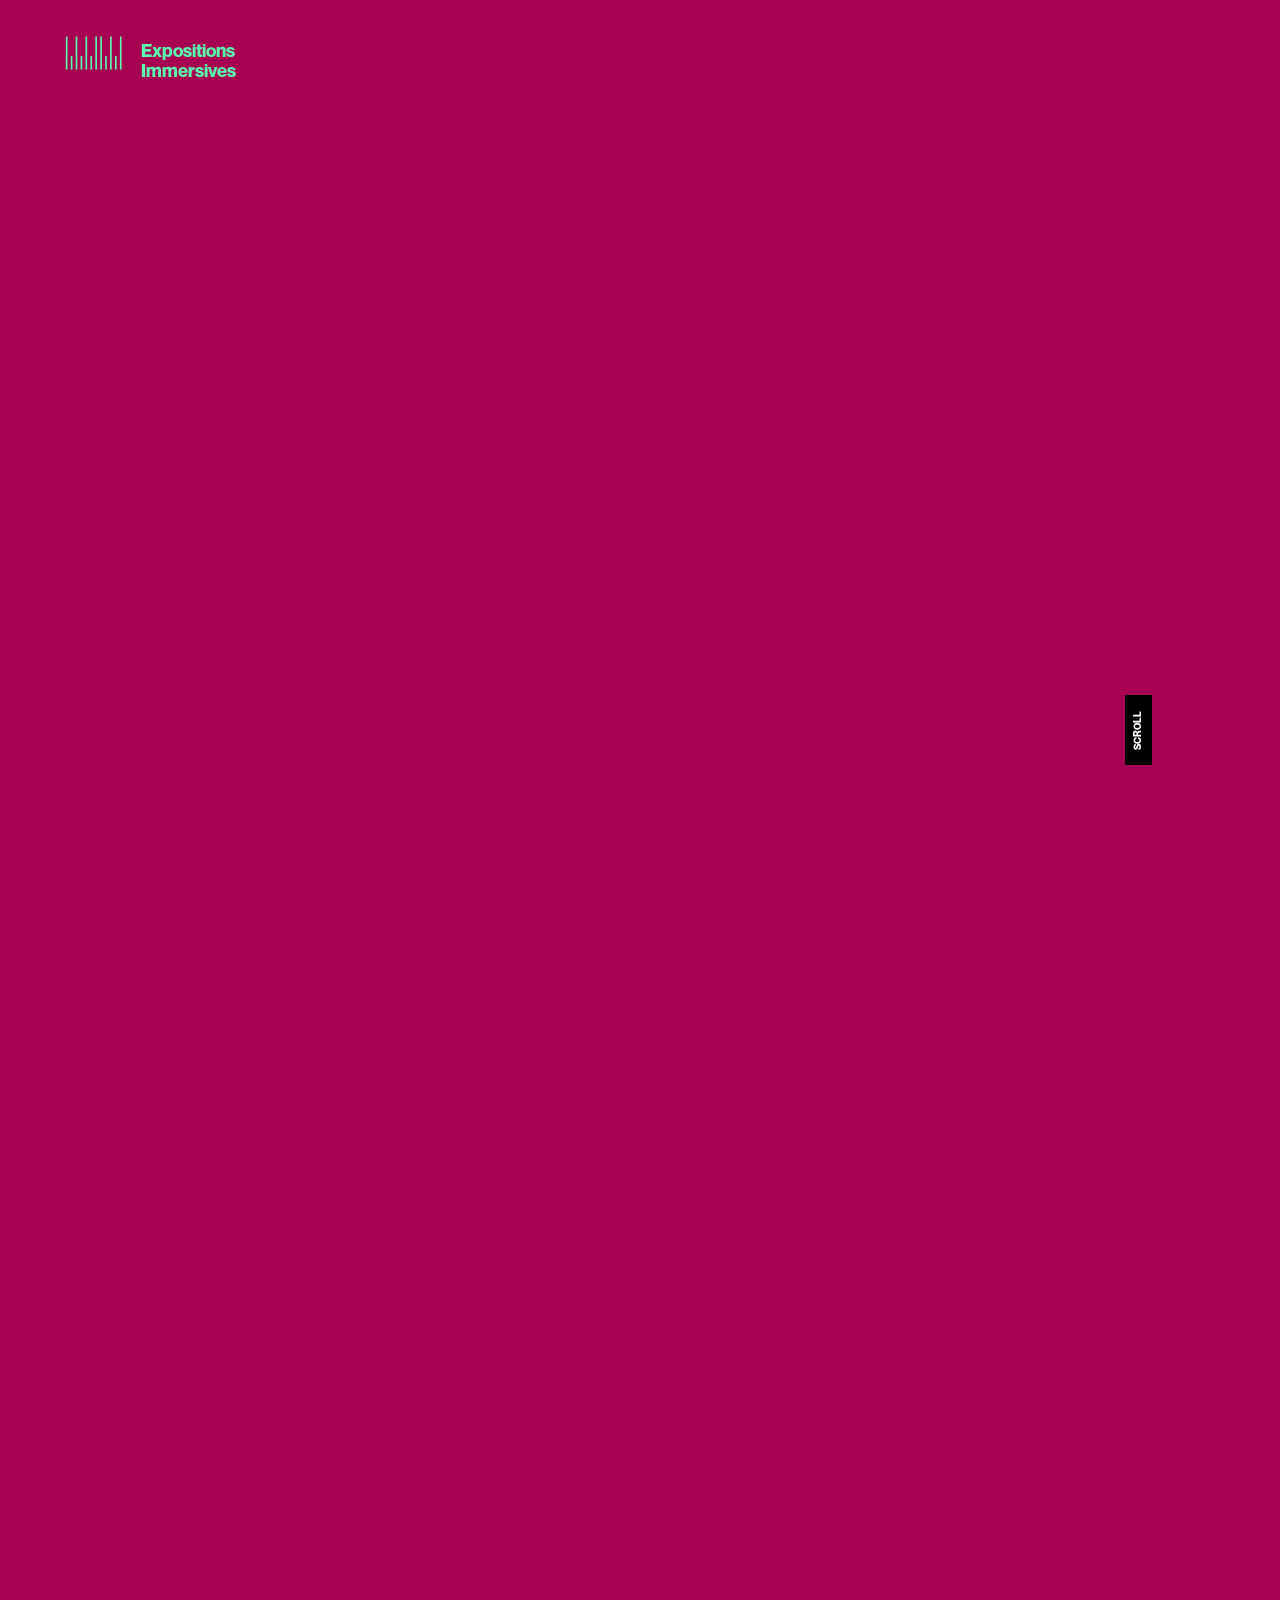
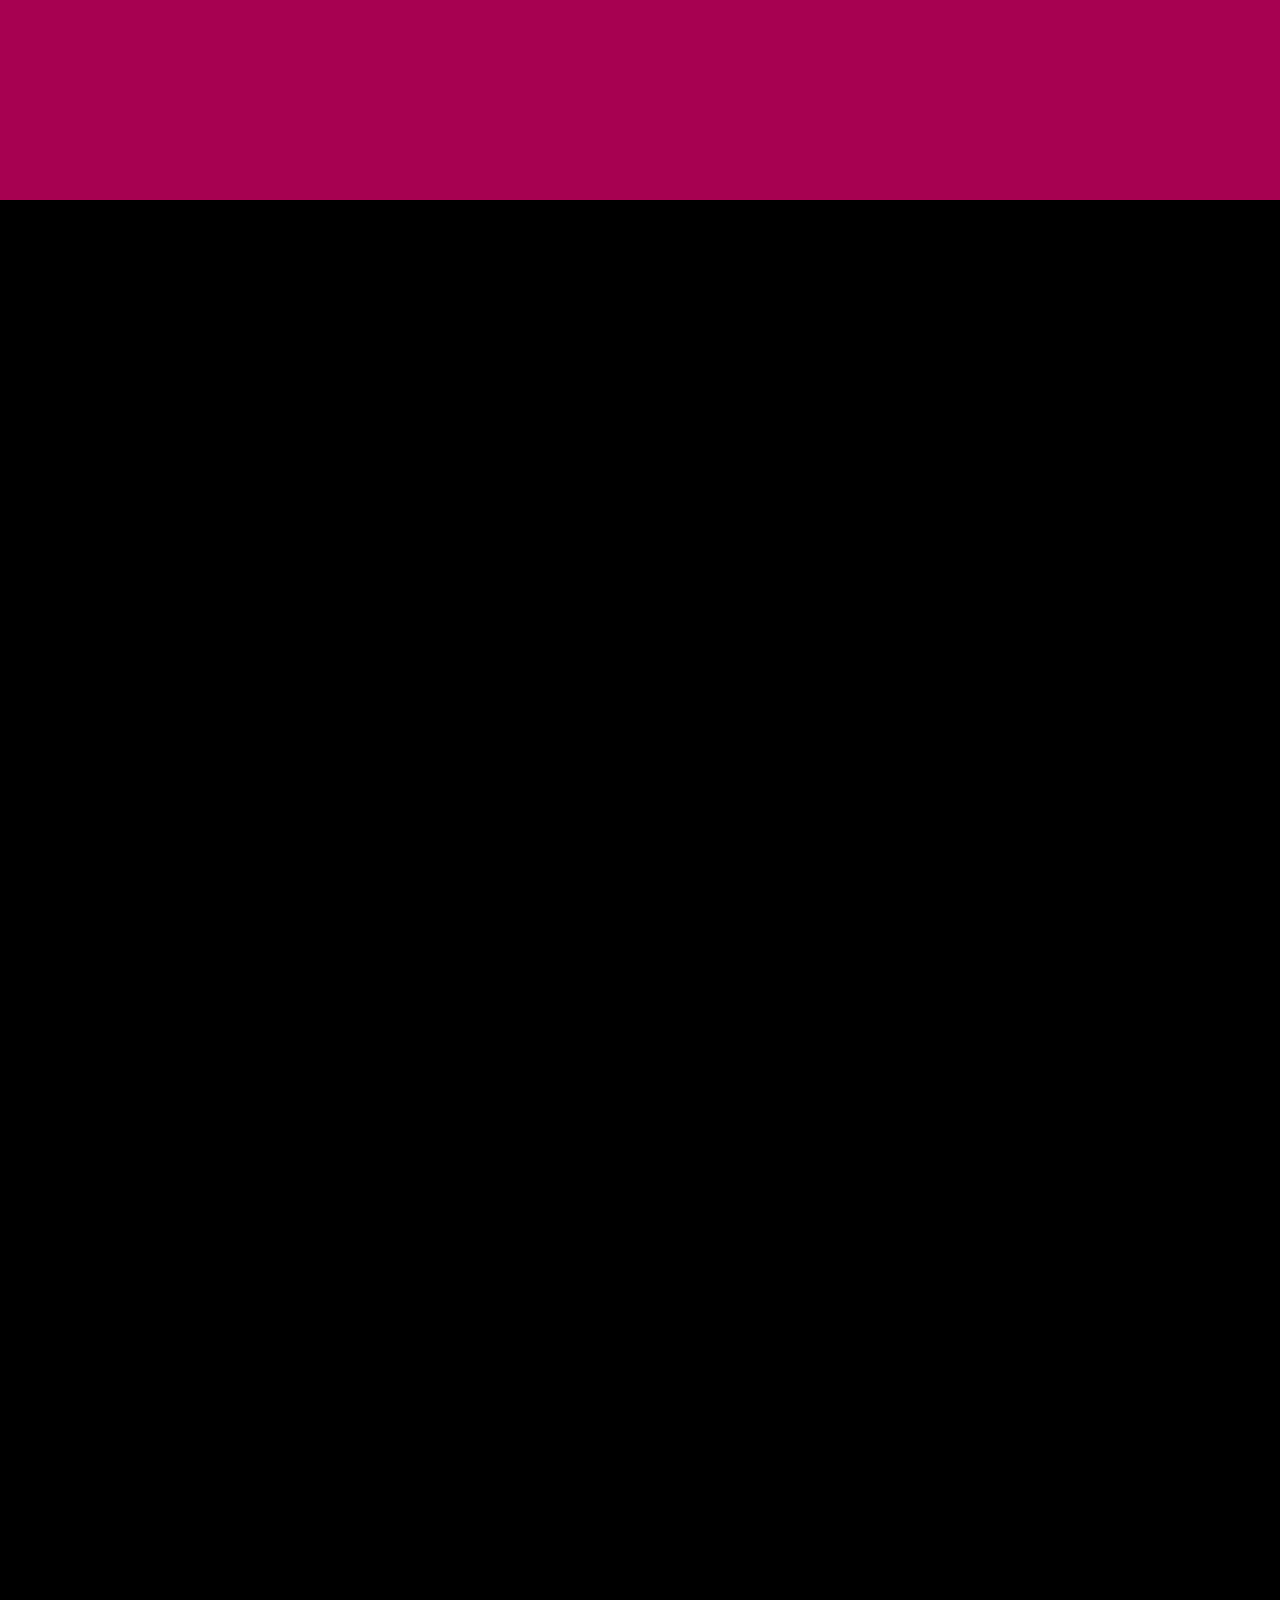
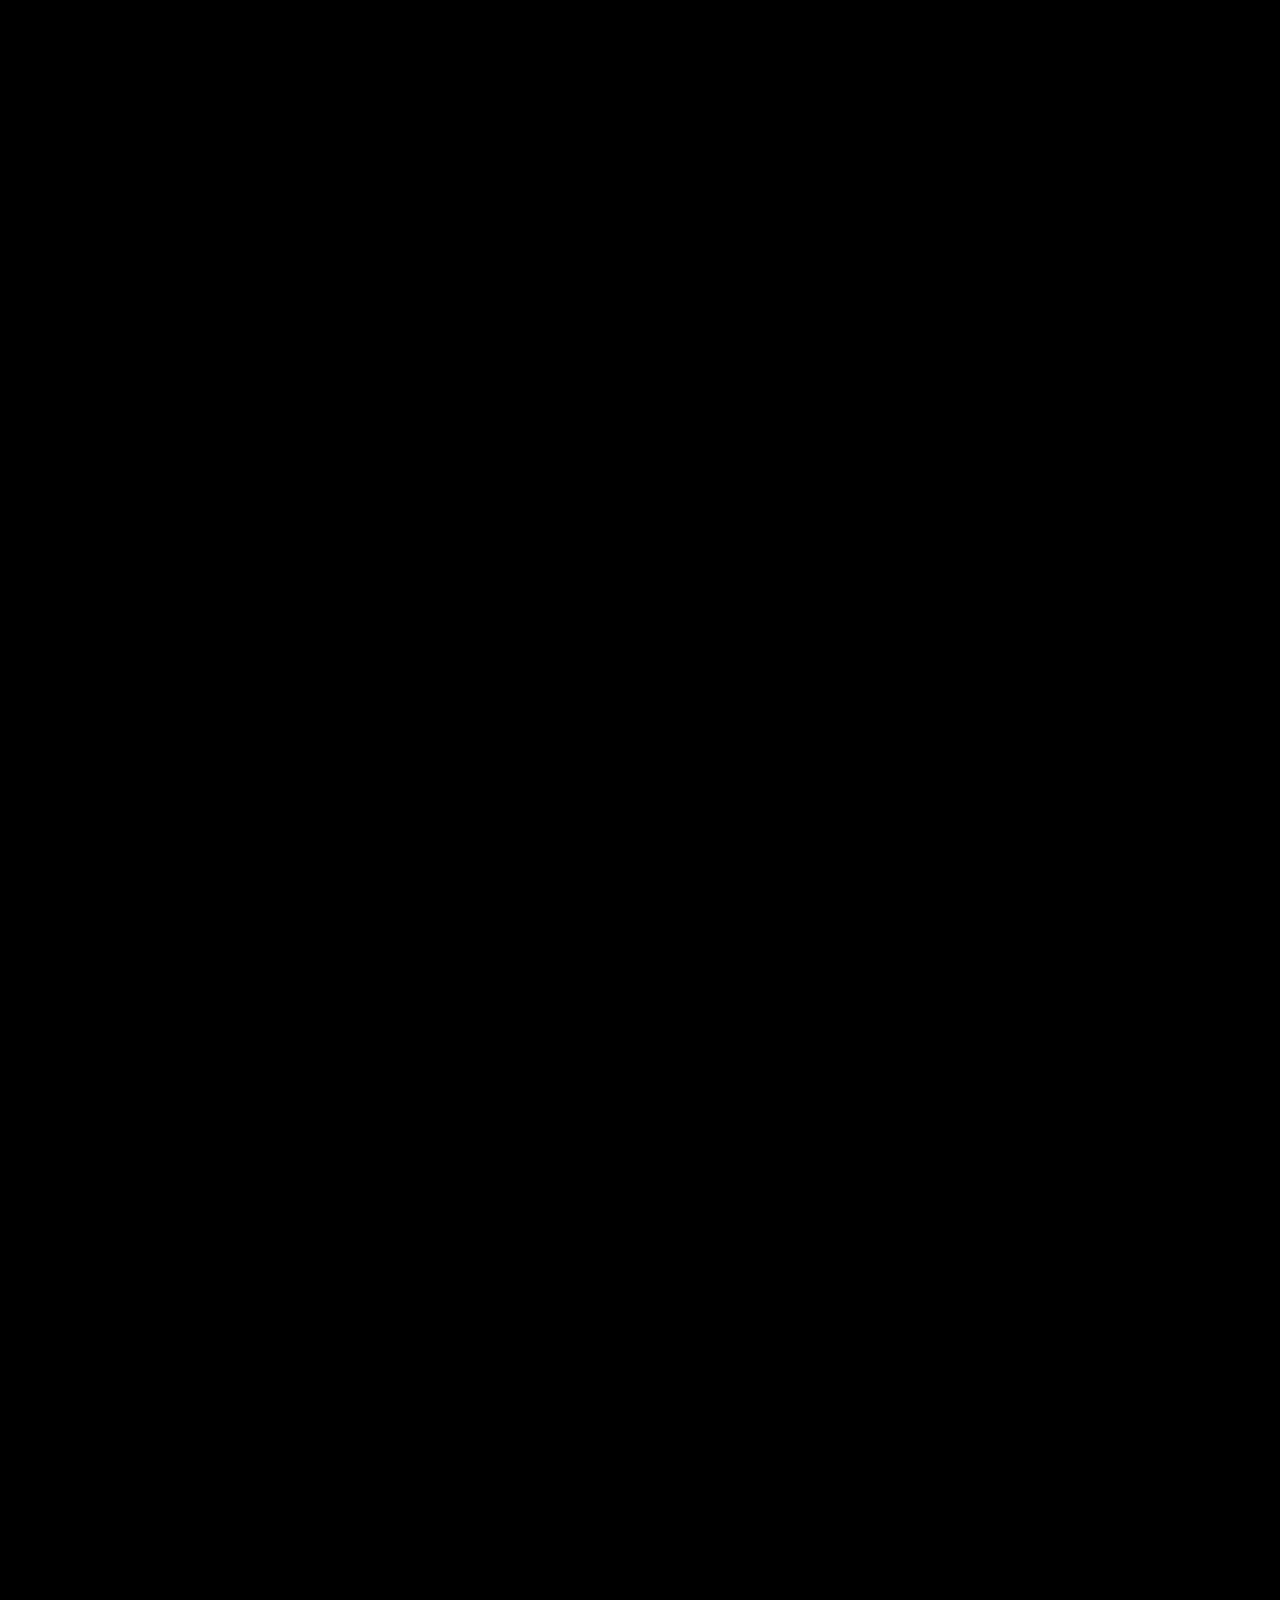
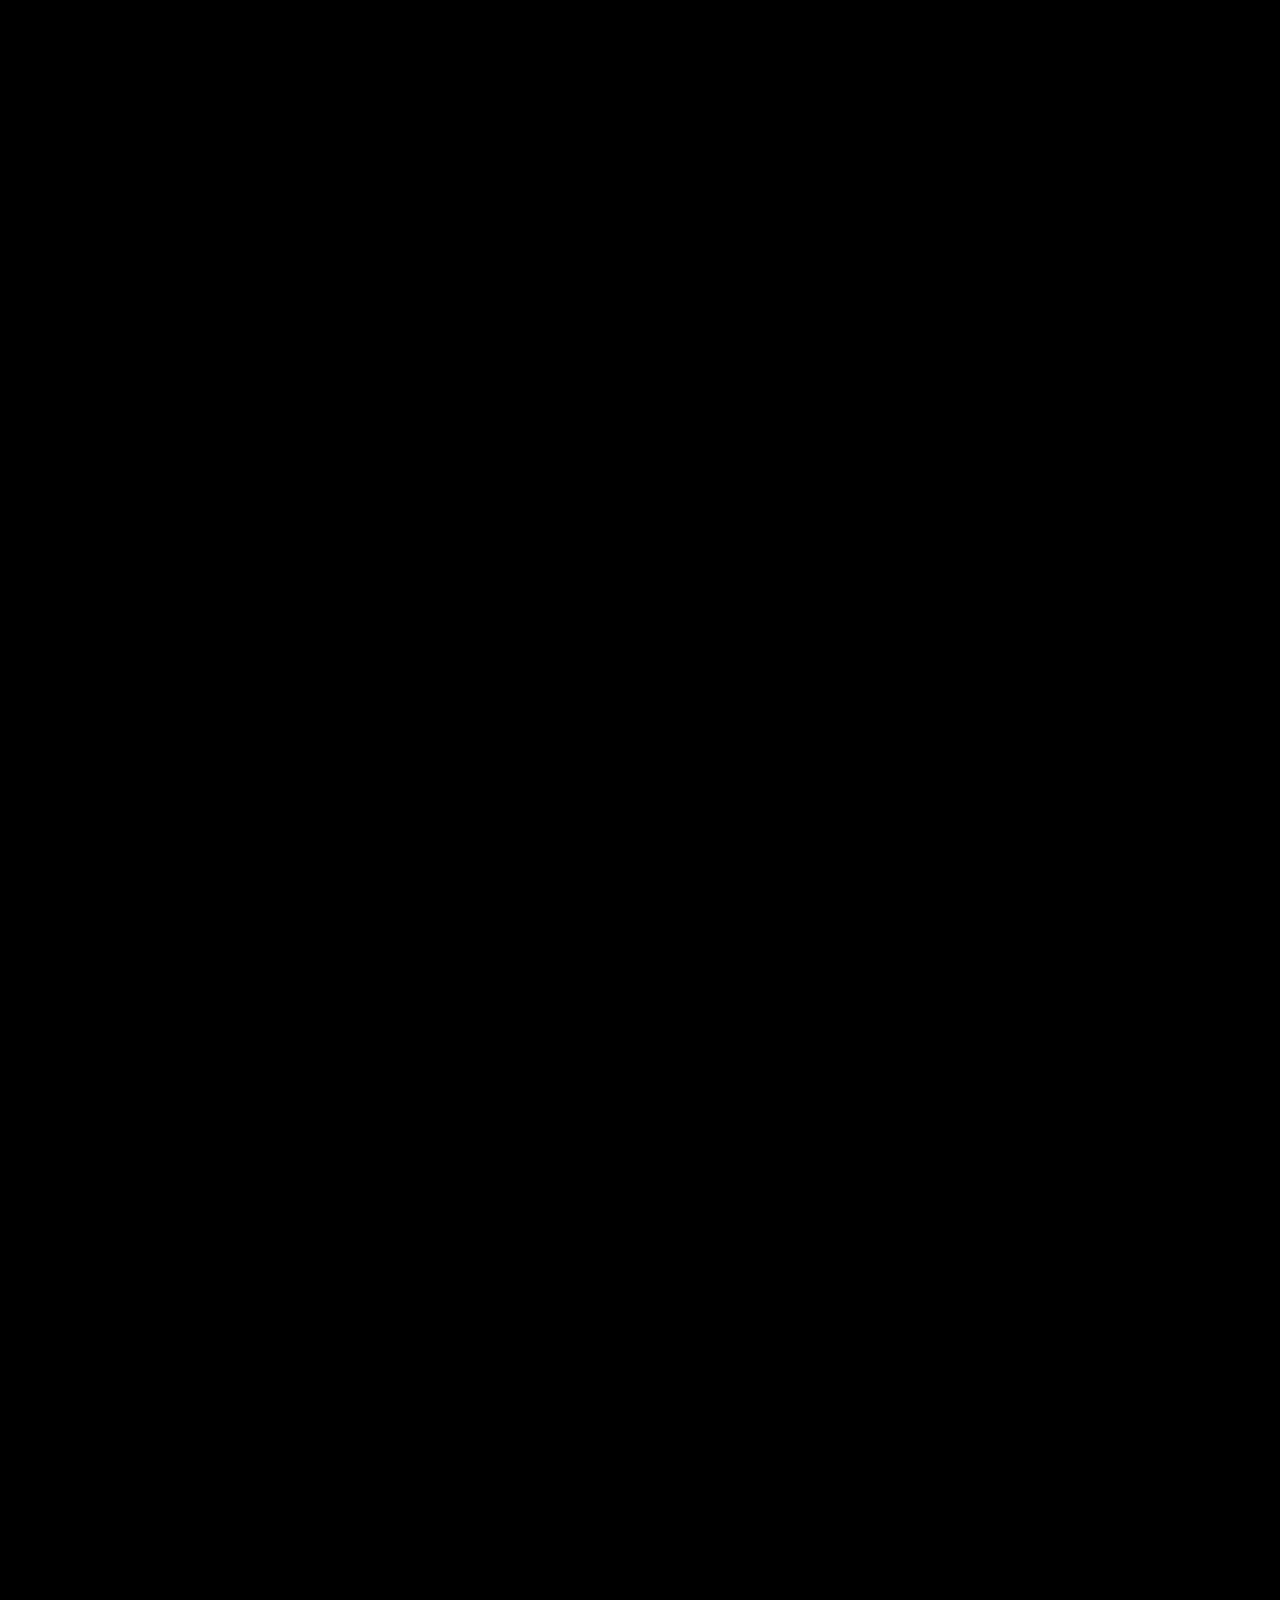
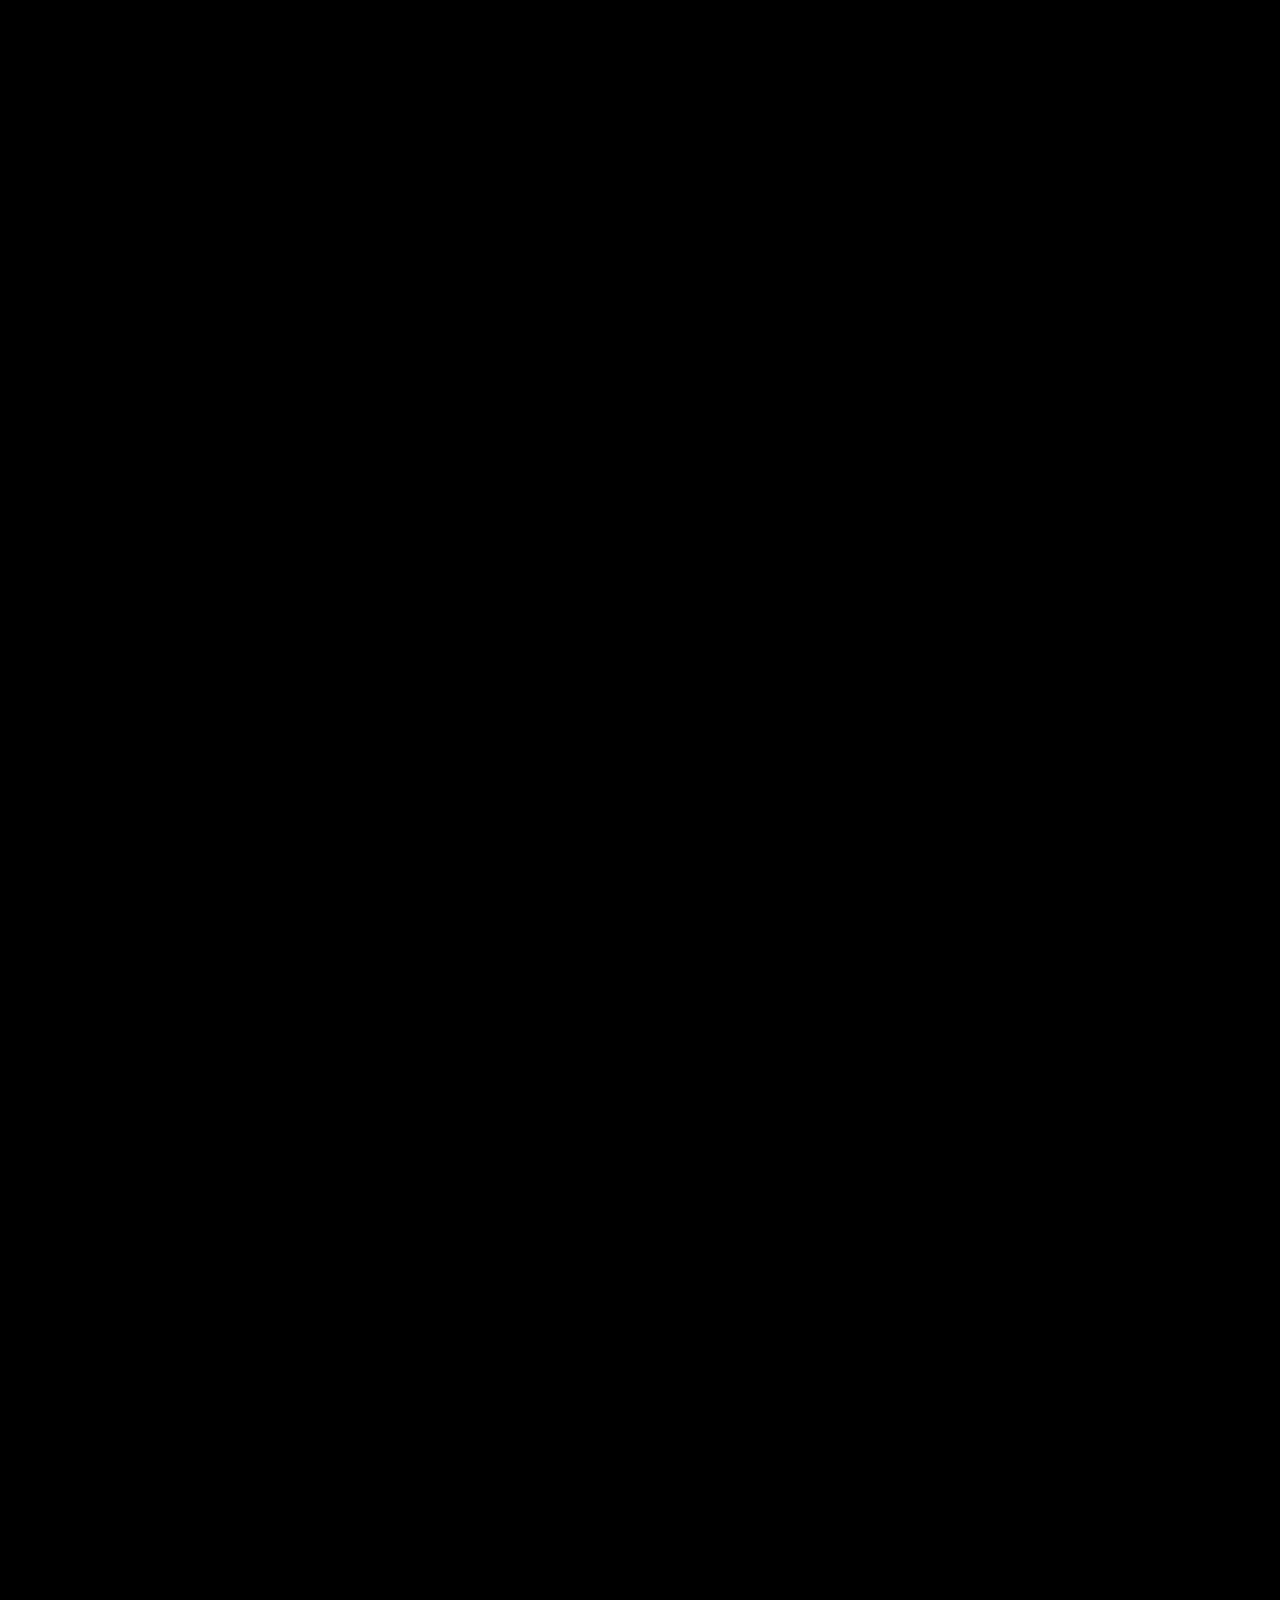
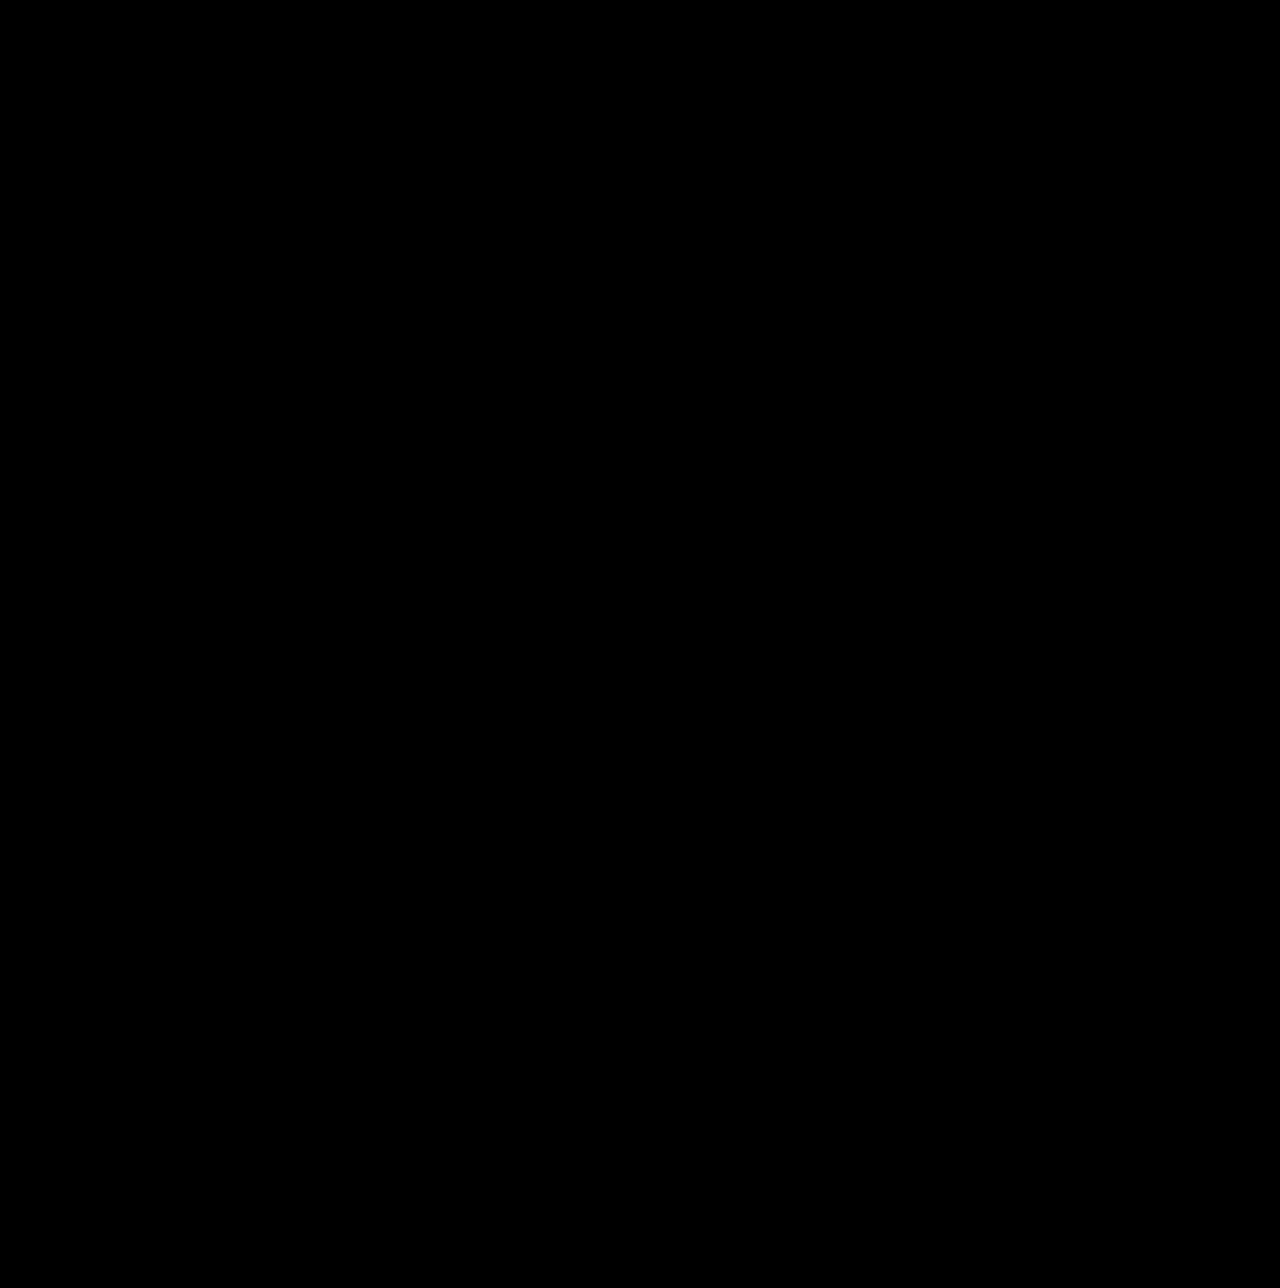
<file: index.html>
<!DOCTYPE html>
<html lang="fr"><head><meta content="text/html; charset=UTF-8" http-equiv="Content-Type"/>

<meta content="width=device-width, initial-scale=1, minimum-scale=1" name="viewport"/>
<title>lililillilil - Expositions immersives sur mesure</title>
<meta content="Depuis 2008, Annabelle Mauger et Julien Baron conçoivent des expositions immersives sur des maîtres comme Van Gogh, Picasso ou Monet." name="description"/>
<link href="assets/css/main.css" rel="stylesheet"/>
<link href="assets/css/fix.css" rel="stylesheet"/>
<link href="assets/favicon/apple-touch-icon.png" rel="apple-touch-icon" sizes="180x180"/>
<link href="assets/favicon/favicon-32x32.png" rel="icon" sizes="32x32" type="image/png"/>
<link href="assets/favicon/favicon-16x16.png" rel="icon" sizes="16x16" type="image/png"/>

<meta content="#da532c" name="msapplication-TileColor"/>
<meta content="#ffffff" name="theme-color"/>
<meta content="fr_FR" property="og:locale"/>
<meta content="website" property="og:type"/>
<meta content="lililillilil - Expositions immersives sur mesure" property="og:title"/>
<meta content="Depuis 2008, Annabelle Mauger et Julien Baron conçoivent des expositions immersives sur des maîtres comme Van Gogh, Picasso ou Monet." property="og:description"/>

<meta content="lililillilil" property="og:site_name"/>

<meta content="summary_large_image" name="twitter:card"/>
<meta content="lililillilil - Expositions immersives sur mesure" name="twitter:title"/>
<meta content="Depuis 2008, Annabelle Mauger et Julien Baron conçoivent des expositions immersives sur des maîtres comme Van Gogh, Picasso ou Monet." name="twitter:description"/>

<meta content="https://lililillilil.netlify.app/assets/media/lililillilil/og-share.jpg" property="og:image"/><meta content="1280" property="og:image:width"/><meta content="780" property="og:image:height"/><meta content="https://lililillilil.netlify.app/assets/media/lililillilil/og-share.jpg" name="twitter:image"/><meta content="noindex, nofollow" name="robots"/></head>
<body class="home">
<div aria-hidden="true" class="introCurtain"></div>
<noscript><style>.introCurtain{display:none}</style></noscript>

<div>

<script data-active="home" src="assets/scripts/menu.js"></script>
<div class="navbar">
<div class="navbar_left">
<button class="menuButton">
<svg fill="none" height="34" preserveaspectratio="xMidYMid meet" viewbox="0 0 290 166" xmlns="http://www.w3.org/2000/svg">
<rect clip-rule="evenodd" fill="#fff" fill-rule="evenodd" height="162" rx="0" ry="0" width="8" x="9" y="2"></rect>
<rect clip-rule="evenodd" fill="#fff" fill-rule="evenodd" height="66" rx="0" ry="0" width="8" x="33" y="98"></rect>
<rect clip-rule="evenodd" fill="#fff" fill-rule="evenodd" height="162" rx="0" ry="0" width="8" x="57" y="2"></rect>
<rect clip-rule="evenodd" fill="#fff" fill-rule="evenodd" height="66" rx="0" ry="0" width="8" x="81" y="98"></rect>
<rect clip-rule="evenodd" fill="#fff" fill-rule="evenodd" height="162" rx="0" ry="0" width="8" x="105" y="2"></rect>
<rect clip-rule="evenodd" fill="#fff" fill-rule="evenodd" height="66" rx="0" ry="0" width="8" x="129" y="98"></rect>
<rect clip-rule="evenodd" fill="#fff" fill-rule="evenodd" height="162" rx="0" ry="0" width="8" x="153" y="2"></rect>
<rect clip-rule="evenodd" fill="#fff" fill-rule="evenodd" height="162" rx="0" ry="0" width="8" x="177" y="2"></rect>
<rect clip-rule="evenodd" fill="#fff" fill-rule="evenodd" height="66" rx="0" ry="0" width="8" x="201" y="98"></rect>
<rect clip-rule="evenodd" fill="#fff" fill-rule="evenodd" height="162" rx="0" ry="0" width="8" x="225" y="2"></rect>
<rect clip-rule="evenodd" fill="#fff" fill-rule="evenodd" height="66" rx="0" ry="0" width="8" x="249" y="98"></rect>
<rect clip-rule="evenodd" fill="#fff" fill-rule="evenodd" height="162" rx="0" ry="0" width="8" x="273" y="2"></rect>
</svg>
</button>
<div class="navbar_title hide-sm">Expositions <br/><strong>Immersives</strong></div>
</div>

</div>
<div class="logoRender hidden">
<div class="logoRender_item logoRender_item--2" data-item="1"></div>
<div class="logoRender_item logoRender_item--3" data-item="2"></div>
<div class="logoRender_item logoRender_item--1" data-item="3"></div>
<div class="logoRender_item logoRender_item--1" data-item="4"></div>
<div class="logoRender_item logoRender_item--4" data-item="5"></div>
<div class="logoRender_item logoRender_item--1" data-item="6"></div>
<div class="logoRender_item logoRender_item--1" data-item="7"></div>
</div>
<div>
<div>
<div class="lcs" data-scroll-container="">
<section class="pSection pSection--intro" data-scroll="" data-scroll-call="sectionTitle" data-scroll-offset="50%, 50%" data-scroll-repeat="" data-scroll-section="" data-step="2" data-title="Expositions &lt;br /&gt;&lt;strong&gt;Immersives&lt;/strong&gt;">
<div class="pSection_call" data-scroll="" data-scroll-call="hideRender" data-scroll-offset="0%, 50%" data-scroll-repeat=""></div>
<div class="pSection_target pSection_target--introTag"></div>
<div class="pSection_target pSection_target--introRender"></div>
<div class="pSection_target pSection_target--introContent"></div>
<div class="pSection_call pSection_call--introRender" data-scroll="" data-scroll-call="introStep" data-scroll-offset="50%, 50%" data-scroll-repeat="" data-value="1"></div>
<div class="pSection_call pSection_call--introContent" data-scroll="" data-scroll-call="introStep" data-scroll-offset="50%, 50%" data-scroll-repeat="" data-value="2"></div>
<div class="introRender" data-scroll="" data-scroll-sticky="" data-scroll-target=".pSection_target--introRender">
<svg preserveaspectratio="xMidYMid slice" viewbox="0 0 1920 1080">
<mask id="logoMask">
<rect fill="white" height="1080" rx="7" width="1920" x="0" y="0"></rect>
<rect fill="black" height="530" rx="7" width="120" x="410" y="100">
<animatetransform attributename="transform" attributetype="XML" dur="45s" from="0 470 365" repeatcount="indefinite" to="-360 470 365" type="rotate"></animatetransform>
</rect>
<rect fill="black" height="330" rx="7" width="120" x="700" y="360">
<animatetransform attributename="transform" attributetype="XML" dur="35s" from="0 760 525" repeatcount="indefinite" to="360 760 525" type="rotate"></animatetransform>
</rect>
<rect fill="black" height="330" rx="7" width="120" x="900" y="100">
<animatetransform attributename="transform" attributetype="XML" dur="30s" from="0 960 265" repeatcount="indefinite" to="-360 960 265" type="rotate"></animatetransform>
</rect>
<rect fill="black" height="530" rx="7" width="120" x="1150" y="290">
<animatetransform attributename="transform" attributetype="XML" dur="35s" from="0 1210 515" repeatcount="indefinite" to="360 1210 515" type="rotate"></animatetransform>
</rect>
<rect fill="black" height="530" rx="7" width="120" x="1410" y="350">
<animatetransform attributename="transform" attributetype="XML" dur="30s" from="0 1470 615" repeatcount="indefinite" to="-360 1470 615" type="rotate"></animatetransform>
</rect>
</mask>
<rect fill="#A70151" height="1080" mask="url(#logoMask)" rx="7" width="1920" x="0" y="0"></rect>
<rect fill="none" height="330" opacity="0.25" rx="7" stroke="#FFF" stroke-width="2" width="120" x="600" y="200">
<animatetransform attributename="transform" attributetype="XML" dur="60s" from="0 660 365" repeatcount="indefinite" to="360 660 365" type="rotate"></animatetransform>
</rect>
<rect fill="none" height="330" opacity="0.25" rx="7" stroke="#FFF" stroke-width="2" width="120" x="1250" y="600">
<animatetransform attributename="transform" attributetype="XML" dur="65s" from="0 1310 765" repeatcount="indefinite" to="-360 1310 765" type="rotate"></animatetransform>
</rect>
<rect fill="none" height="530" opacity="0.25" rx="7" stroke="#FFF" stroke-width="2" width="120" x="410" y="290">
<animatetransform attributename="transform" attributetype="XML" dur="60s" from="0 470 555" repeatcount="indefinite" to="-360 470 555" type="rotate"></animatetransform>
</rect>
<rect fill="none" height="530" opacity="0.25" rx="7" stroke="#FFF" stroke-width="2" width="120" x="980" y="200">
<animatetransform attributename="transform" attributetype="XML" dur="65s" from="0 1040 465" repeatcount="indefinite" to="360 1040 465" type="rotate"></animatetransform>
</rect>
<rect fill="none" height="330" opacity="0.25" rx="7" stroke="#FFF" stroke-width="2" width="120" x="1500" y="100">
<animatetransform attributename="transform" attributetype="XML" dur="60s" from="0 1560 265" repeatcount="indefinite" to="360 1560 265" type="rotate"></animatetransform>
</rect>
</svg>
<video autoplay="" data-scroll="" data-scroll-call="toggleVideo" data-scroll-repeat="" loop="" muted="" playsinline="" preload="true" src="assets/media/lililillilil/home-banner-video.mp4"></video>
</div>
<div class="introContent" data-scroll="" data-scroll-sticky="" data-scroll-target=".pSection_target--introContent">
<div>
<div data-intro-par="-0.07"><h1 class="st1 ls-appear" data-scroll="">
        Expositions <br/><strong>Immersives</strong>
</h1></div>
<div data-intro-par="-0.03"><div class="subtitle ls-appear ls-delay--1" data-scroll="">en Image Totale©</div></div>
</div>
</div>
<div class="introTag" data-scroll="" data-scroll-sticky="" data-scroll-target=".pSection_target--introTag">
<div class="tag tag--dark">scroll</div>
</div>
</section>
<section class="pSection pSection--expos" data-scroll="" data-scroll-call="sectionTitle" data-scroll-offset="50%, 50%" data-scroll-repeat="" data-scroll-section="" data-title="Le Catalogue">
<div class="pSection_call" data-scroll="" data-scroll-call="updateRenderPosition" data-scroll-offset="50%, 50%" data-scroll-repeat="" data-value="left"></div>
<div class="container">
<div class="row">
<div class="col-7 offset-2 col-md-8 offset-md-1 col-sm-18 offset-sm-1" data-scroll data-scroll-speed="-0.8" data-par="1">
<h1 class="st1 ls-lines" data-scroll="" data-scroll-offset="30%">
<div class="line"><span class="line_content">Nos</span></div>
<div class="line"><span class="line_content"><strong>Expos</strong></span></div>
<div class="line"><span class="line_content"><strong></strong></span></div>
<div class="tag tag--dark ls-opacity" data-scroll="" data-scroll-offset="30%">Expériences</div>
<button class="hide-md navButton">
<svg class="downArrow" viewbox="0 0 11 16" xml:space="preserve" xmlns="http://www.w3.org/2000/svg">
<path d="m0 9.7 1.1-1.2L4.7 12V.8h1.6V12l3.6-3.5L11 9.7l-5.5 5.5z"></path>
</svg>
</button>
</h1>
</div>
<div class="col-9 col-sm-18 offset-sm-1 expoContent" data-scroll="" data-scroll-speed="2">
<div class="st2 st2--light st2--bigger ls-appear" data-scroll="" data-scroll-offset="30%">
<strong>Découvrez</strong> toutes les expositions immersives du catalogue <strong>Imagine.</strong>
<button class="hide-sm navButton nextSectionButton">
<svg class="downArrow" viewbox="0 0 11 16" xml:space="preserve" xmlns="http://www.w3.org/2000/svg"><path d="m0 9.7 1.1-1.2L4.7 12V.8h1.6V12l3.6-3.5L11 9.7l-5.5 5.5z"></path></svg>
</button>
</div>
<div class="expoCarouselWrap">
<div class="sliderButtons">
<button class="navButton expoCarousel_nav expoCarousel_nav--prev">
<svg class="leftArrow" viewbox="0 0 11 16" xml:space="preserve" xmlns="http://www.w3.org/2000/svg">
<path d="m0 9.7 1.1-1.2L4.7 12V.8h1.6V12l3.6-3.5L11 9.7l-5.5 5.5z"></path>
</svg>
</button>
<button class="navButton expoCarousel_nav expoCarousel_nav--next">
<svg class="rightArrow" viewbox="0 0 11 16" xml:space="preserve" xmlns="http://www.w3.org/2000/svg">
<path d="m0 9.7 1.1-1.2L4.7 12V.8h1.6V12l3.6-3.5L11 9.7l-5.5 5.5z"></path>
</svg>
</button>
</div>
<div class="marquee" aria-hidden="true"><ul class="marquee_content"><li>Immersive exhibitions -</li><li>Immersive exhibitions -</li></ul><ul class="marquee_content"><li>Immersive exhibitions -</li><li>Immersive exhibitions -</li></ul></div>
<div class="expoCarousel">
<div class="embla">
<div class="embla__container">

<div class="embla__slide">
<div class="expoCarousel_item">
<div class="expoCarousel_item_cover ls-cover ls-cover--ltr" data-scroll="">
<div class="imageRender" data-url="assets/media/imagine-van-gogh/imagine-van-gogh-sunflowers.jpg">
<div class="imageRender_cover"></div>
</div>
<div class="expoCarousel_item_title">Imagine Van Gogh</div>
<a class="expoCarousel_item_link" data-cursor="Découvrez le catalogue" data-transition-bg="#A70151" href="exposition-immersive/imagine-van-gogh/index.html"></a>
</div>
<div class="expoCarousel_item_content">
<h4 class="st5">Imagine Van Gogh, la toute première exposition immersive au monde dédiée à l'art de Vincent Van Gogh.</h4>
<div>Cette expérience artistique en Image Totale<sup>©</sup> plonge les visiteurs dans un rêve éveillé peint par le génie hollandais.</div>
<div class="show-xs">
<a class="button" data-transition-bg="#A70151" href="exposition-immersive/imagine-van-gogh/index.html">learn more</a>
</div>
</div>
</div>
</div>
<div class="embla__slide">
<div class="expoCarousel_item">
<div class="expoCarousel_item_cover ls-cover ls-cover--ltr" data-scroll="">
<div class="imageRender" data-url="assets/media/imagine-monet/imagine-monet-rising-sun-etretat.jpg">
<div class="imageRender_cover"></div>
</div>
<div class="expoCarousel_item_title">Imagine Monet</div>
<a class="expoCarousel_item_link" data-cursor="Découvrez le catalogue" data-transition-bg="#A70151" href="exposition-immersive/imagine-monet/index.html"></a>
</div>
<div class="expoCarousel_item_content">
<h4 class="st5">Imagine Monet, l'exposition immersive sur le Père de l'Impressionnisme.</h4>
<div>Au cours de leur visite, les spectateurs sont immergés dans une expérience multi-sensorielle en Image Totale©. Un voyage entre Londres et Argenteuil, puis à Giverny au cœur du jardin de Claude Monet.</div>
<div class="show-xs">
<a class="button" data-transition-bg="#A70151" href="exposition-immersive/imagine-monet/index.html">learn more</a>
</div>
</div>
</div>
</div>
<div class="embla__slide">
<div class="expoCarousel_item">
<div class="expoCarousel_item_cover ls-cover ls-cover--ltr" data-scroll="">
<div class="imageRender" data-url="assets/media/imagine-da-vinci/imagine-da-vinci-mona-lisa-villette.jpg">
<div class="imageRender_cover"></div>
</div>
<div class="expoCarousel_item_title">Imagine Da Vinci</div>
<a class="expoCarousel_item_link" data-cursor="Découvrez le catalogue" data-transition-bg="#A70151" href="exposition-immersive/imagine-da-vinci/index.html"></a>
</div>
<div class="expoCarousel_item_content">
<h4 class="st5">Imagine Da Vinci, la première exposition immersive consacrée aux créations du génie italien.</h4>
<div>Les visiteurs explorent en Image Totale<sup>©</sup> l'œuvre de Léonard de Vinci, peintre de la Joconde mais aussi inventeur, architecte, scientifique, sculpteur et bien plus…</div>
<div class="show-xs">
<a class="button" data-transition-bg="#A70151" href="exposition-immersive/imagine-da-vinci/index.html">learn more</a>
</div>
</div>
</div>
</div>
</div>
</div>
</div>
</div>
</div>
</div>
</div>
</section>
<section class="pSection pSection--creators" data-scroll="" data-scroll-call="sectionTitle" data-scroll-offset="50%, 50%" data-scroll-repeat="" data-scroll-section="" data-title="Annabelle &amp; Julien">
<div class="pSection_call" data-scroll="" data-scroll-call="updateRenderPosition" data-scroll-offset="50%, 50%" data-scroll-repeat="" data-value="right"></div>
<div class="pSection_target pSection_target--creators"></div>
<a class="pSection_link" data-cursor="Qui nous sommes" data-transition-bg="#000000" href="createurs-annabelle-mauger-julien-baron/index.html"></a>
<div class="creatorsWrap">
<div class="creators" data-scroll="" data-scroll-sticky="" data-scroll-target=".pSection_target--creators">
<h1 class="st1 ls-lines" data-scroll="" data-scroll-offset="30%">
<div class="line"><span class="line_content"><strong>Annabelle</strong></span></div>
<div class="line"><span class="line_content">&amp; Julien</span></div>
<div class="tag tag--dark show-sm ls-opacity" data-scroll="" data-scroll-offset="30%">Les Créateurs</div>
</h1>
<div class="st2 st2--light ls-appear hide-xs" data-scroll="" data-scroll-offset="30%">
<div class="tag tag--dark hide-sm">Les Créateurs</div>
        Découvrez l'histoire de l'équipe qui créa <strong>la première exposition immersive numérique</strong> en 2008 et comment ils conçoivent aujourd'hui des <strong>expériences immersives sur mesure.</strong>
</div>
<button class="navButton nextSectionButton ls-appear hide-xs" data-scroll="">
<svg class="downArrow" viewbox="0 0 11 16" xml:space="preserve" xmlns="http://www.w3.org/2000/svg">
<path d="m0 9.7 1.1-1.2L4.7 12V.8h1.6V12l3.6-3.5L11 9.7l-5.5 5.5z"></path>
</svg>
</button>
</div>
<div class="creator_cover hide-xs">
<div class="imageRender" data-url="assets/media/lililillilil/annabelle-mauger-1200.jpg">
<div class="imageRender_cover"></div>
</div>
</div>
<div class="creator_cover">
<div class="imageRender" data-url="assets/media/lililillilil/julien-baron-1200.jpg">
<div class="imageRender_cover"></div>
</div>
</div>
</div>
<div class="creator_contentMobile show-xs">
<div class="st2 st2--light ls-appear" data-scroll="">
<div class="tag tag--dark hide-sm">STORY</div>
      Découvrez l'histoire de l'équipe qui créa <strong>la première exposition immersive numérique</strong> en 2008 et comment ils conçoivent aujourd'hui des <strong>expériences immersives sur mesure.</strong>
</div>
<a class="button ls-appear" data-scroll="" data-transition-bg="#000000" href="createurs-annabelle-mauger-julien-baron/index.html">learn more</a>
</div>
</section>
<section class="pSection pSection--history" data-scroll="" data-scroll-call="sectionTitle" data-scroll-offset="50%, 50%" data-scroll-repeat="" data-scroll-section="" data-title="Image Totale&lt;sup&gt;©&lt;/sup&gt;">
<div class="pSection_call" data-scroll="" data-scroll-call="updateRenderPosition" data-scroll-offset="50%, 50%" data-scroll-repeat="" data-value="right"></div>
<a class="pSection_link" data-cursor="En savoir plus" data-transition-bg="#2A827C" href="image-totale/index.html"></a>
<div class="container">
<div class="historyHeader">
<div class="historyHeader_date ls-appear" data-scroll="">19<br/>77</div>
<div class="historyHeader_stack ls-appear" data-scroll="">
<div class="historyHeader_stack_item" data-scroll="" data-scroll-speed="2">
<div class="imageRender" data-url="assets/media/lililillilil/cathedrale-images-albert-plecy.jpg">
<div class="imageRender_cover"></div>
</div>
</div>
<div class="historyHeader_stack_item" data-scroll="" data-scroll-speed="3">
<div class="imageRender" data-url="assets/media/lililillilil/cathedrale-images-topoprojection-mapping.jpg">
<div class="imageRender_cover"></div>
</div>
</div>
<div class="historyHeader_stack_item" data-scroll="" data-scroll-speed="4">
<div class="imageRender" data-url="assets/media/lililillilil/cathedrale-images-first-exhibition.jpg">
<div class="imageRender_cover"></div>
</div>
</div>
</div>
</div>
<div class="row">
<div class="col-11 offset-2 offset-md-1 col-sm-18 offset-sm-1" data-scroll data-scroll-speed="-0.5" data-par="1">
<h1 class="st1 ls-lines" data-scroll="" data-scroll-offset="30%">
<div class="line"><span class="line_content">Image</span></div>
<div class="line"><span class="line_content"><strong>Totale<sup>©</sup></strong></span></div>
<div class="tag tag--dark ls-opacity" data-scroll="" data-scroll-offset="30%">Héritage</div>
</h1>
<div class="st2 st2--light ls-appear" data-scroll="" data-scroll-offset="30%">
          « Que ce soit dans le livre, le journal, le magazine, le tableau, l’écran, <strong>l’image est toujours prisonnière, enfermée dans un cadre</strong>. Le lecteur, le spectateur regardent ainsi un monde imaginaire captif de structures réduites et rigides. <strong>Le monde réel, qui est partout, avec le ciel, le sol, ses jeux d’ombres et de lumières, c’est l’Image Totale©</strong> » <br/>- Albert Plécy
          <button class="navButton nextSectionButton svgLightgreen">
<svg class="downArrow" viewbox="0 0 11 16" xml:space="preserve" xmlns="http://www.w3.org/2000/svg">
<path class="st10" d="m0 9.7 1.1-1.2L4.7 12V.8h1.6V12l3.6-3.5L11 9.7l-5.5 5.5z"></path>
</svg>
</button>
</div>
<div class="show-xs">
<a class="button" data-transition-bg="#2A827C" href="image-totale/index.html">learn more</a>
</div>
</div>
</div>
</div></section>

<footer>
<section class="pSection--sales" data-scroll-section="">
<div class="pSection_call" data-scroll="" data-scroll-call="hideRender" data-scroll-offset="50%, 50%" data-scroll-repeat=""></div>
<div class="container">
<div class="row">
<div class="col-12 offset-2 offset-md-1 col-xs-18">
<div class="salesTitle">
<div class="tag tag--dark">CONTACT</div>
                        Informations<br/><strong>business@lililillilil.com</strong>
</div>
</div>
</div>
</div>
<a class="pSection_link" data-cursor="contact" href="#"></a>
</section>
<section class="pSection--footer" data-scroll-section="">
<div class="marquee" aria-hidden="true"><ul class="marquee_content"><li><a href="https://www.linkedin.com/company/lililillilil/" target="_blank" rel="noopener">Follow us on Linkedin</a></li><li><a href="https://www.linkedin.com/company/lililillilil/" target="_blank" rel="noopener">Follow us on Linkedin</a></li></ul><ul class="marquee_content"><li><a href="https://www.linkedin.com/company/lililillilil/" target="_blank" rel="noopener">Follow us on Linkedin</a></li><li><a href="https://www.linkedin.com/company/lililillilil/" target="_blank" rel="noopener">Follow us on Linkedin</a></li></ul></div>
<div class="container">
<div class="row row--bottom">
<div class="col-2 offset-2 col-xs-16 col--last-xs">
<svg class="footerLogo" aria-label="lililillilil" role="img" fill="none" preserveaspectratio="xMidYMid meet" viewbox="0 0 290 166" xmlns="http://www.w3.org/2000/svg"><rect clip-rule="evenodd" fill="#fff" fill-rule="evenodd" height="162" rx="0" ry="0" width="8" x="9" y="2"></rect><rect clip-rule="evenodd" fill="#fff" fill-rule="evenodd" height="66" rx="0" ry="0" width="8" x="33" y="98"></rect><rect clip-rule="evenodd" fill="#fff" fill-rule="evenodd" height="162" rx="0" ry="0" width="8" x="57" y="2"></rect><rect clip-rule="evenodd" fill="#fff" fill-rule="evenodd" height="66" rx="0" ry="0" width="8" x="81" y="98"></rect><rect clip-rule="evenodd" fill="#fff" fill-rule="evenodd" height="162" rx="0" ry="0" width="8" x="105" y="2"></rect><rect clip-rule="evenodd" fill="#fff" fill-rule="evenodd" height="66" rx="0" ry="0" width="8" x="129" y="98"></rect><rect clip-rule="evenodd" fill="#fff" fill-rule="evenodd" height="162" rx="0" ry="0" width="8" x="153" y="2"></rect><rect clip-rule="evenodd" fill="#fff" fill-rule="evenodd" height="162" rx="0" ry="0" width="8" x="177" y="2"></rect><rect clip-rule="evenodd" fill="#fff" fill-rule="evenodd" height="66" rx="0" ry="0" width="8" x="201" y="98"></rect><rect clip-rule="evenodd" fill="#fff" fill-rule="evenodd" height="162" rx="0" ry="0" width="8" x="225" y="2"></rect><rect clip-rule="evenodd" fill="#fff" fill-rule="evenodd" height="66" rx="0" ry="0" width="8" x="249" y="98"></rect><rect clip-rule="evenodd" fill="#fff" fill-rule="evenodd" height="162" rx="0" ry="0" width="8" x="273" y="2"></rect></svg>
<button class="navButton scrollTop">
<svg class="upArrow" viewbox="0 0 11 16" xml:space="preserve" xmlns="http://www.w3.org/2000/svg">
<path d="m0 9.7 1.1-1.2L4.7 12V.8h1.6V12l3.6-3.5L11 9.7l-5.5 5.5z"></path>
</svg>
</button>
</div>
<div class="col-4 offset-1 col-xs-16 offset-xs-2">
                    lililillilil<br/>
<span data-prepend="business">@lililillilil.com</span><br/>
                    +33 6 52 40 13 53<br/>
<a href="https://www.linkedin.com/company/lililillilil/">Linkedin</a>
</div>
<div class="col-4 offset-1 col-xs-16 offset-xs-2">
                    31D rue du Bourbonnais<br/>
                    69009 Lyon<br/>
                    France
                </div>
<div class="col-4 offset-1 col-xs-16 offset-xs-2">
<a data-transition-bg="#FFFFFF" href="mentions-legales/index.html">mentions légales</a><br/>
                    © lililillilil 2026<br/>
                    Design de  <a class="type8_open" href="#">type8 studio</a>
</div>
</div>
</div>
</section>
</footer>
</div></div></div>
</div>
<div class="cursor"><div class="cursor_content"></div></div>
<div class="type8credits_count">
<span>0</span><strong>/8</strong>
</div>
<div class="type8credits">
<div class="type8credits_bg"></div>
<div class="type8credits_box">
<div class="type8credits_topbar">
<div>
<a href="https://type8studio.netlify.app/" target="_blank"><strong>type8</strong>.studio</a> ///////////// <strong>crédits</strong>
</div>
<button class="type8credits_close" type="button">X</button>
</div>
<div class="type8credits_video">
<video loop="" playsinline="" src="assets/videos/showreel-21.mp4"></video>
<a class="type8credits_video_link" href="https://type8studio.netlify.app/" target="_blank"></a>
</div>
</div>
</div>
<script>(function(){var c=document.querySelector(".introCurtain");if(!c)return;var d=0,go=function(){if(d)return;d=1;c.classList.add("is-go")};if(document.readyState==="complete"){setTimeout(go,80)}else{window.addEventListener("load",function(){setTimeout(go,80)},{once:true});setTimeout(go,700)}})();</script>
<script>(function(){var s=document.querySelector(".pSection--expos");var els=[].slice.call(document.querySelectorAll("[data-intro-par]"));if(!s||!els.length||(window.matchMedia&&matchMedia("(prefers-reduced-motion: reduce)").matches))return;var cur=0;function y(){return s.offsetTop-s.getBoundingClientRect().top}function tick(){cur+=(y()-cur)*0.12;els.forEach(function(e){var f=parseFloat(e.getAttribute("data-intro-par"));var o=Math.max(-110,Math.min(0,cur*f));e.style.transform="translate3d(0,"+o.toFixed(1)+"px,0)"});requestAnimationFrame(tick)}tick()})();</script>
<script src="assets/scripts/app.js"></script>
</body></html>
</file>
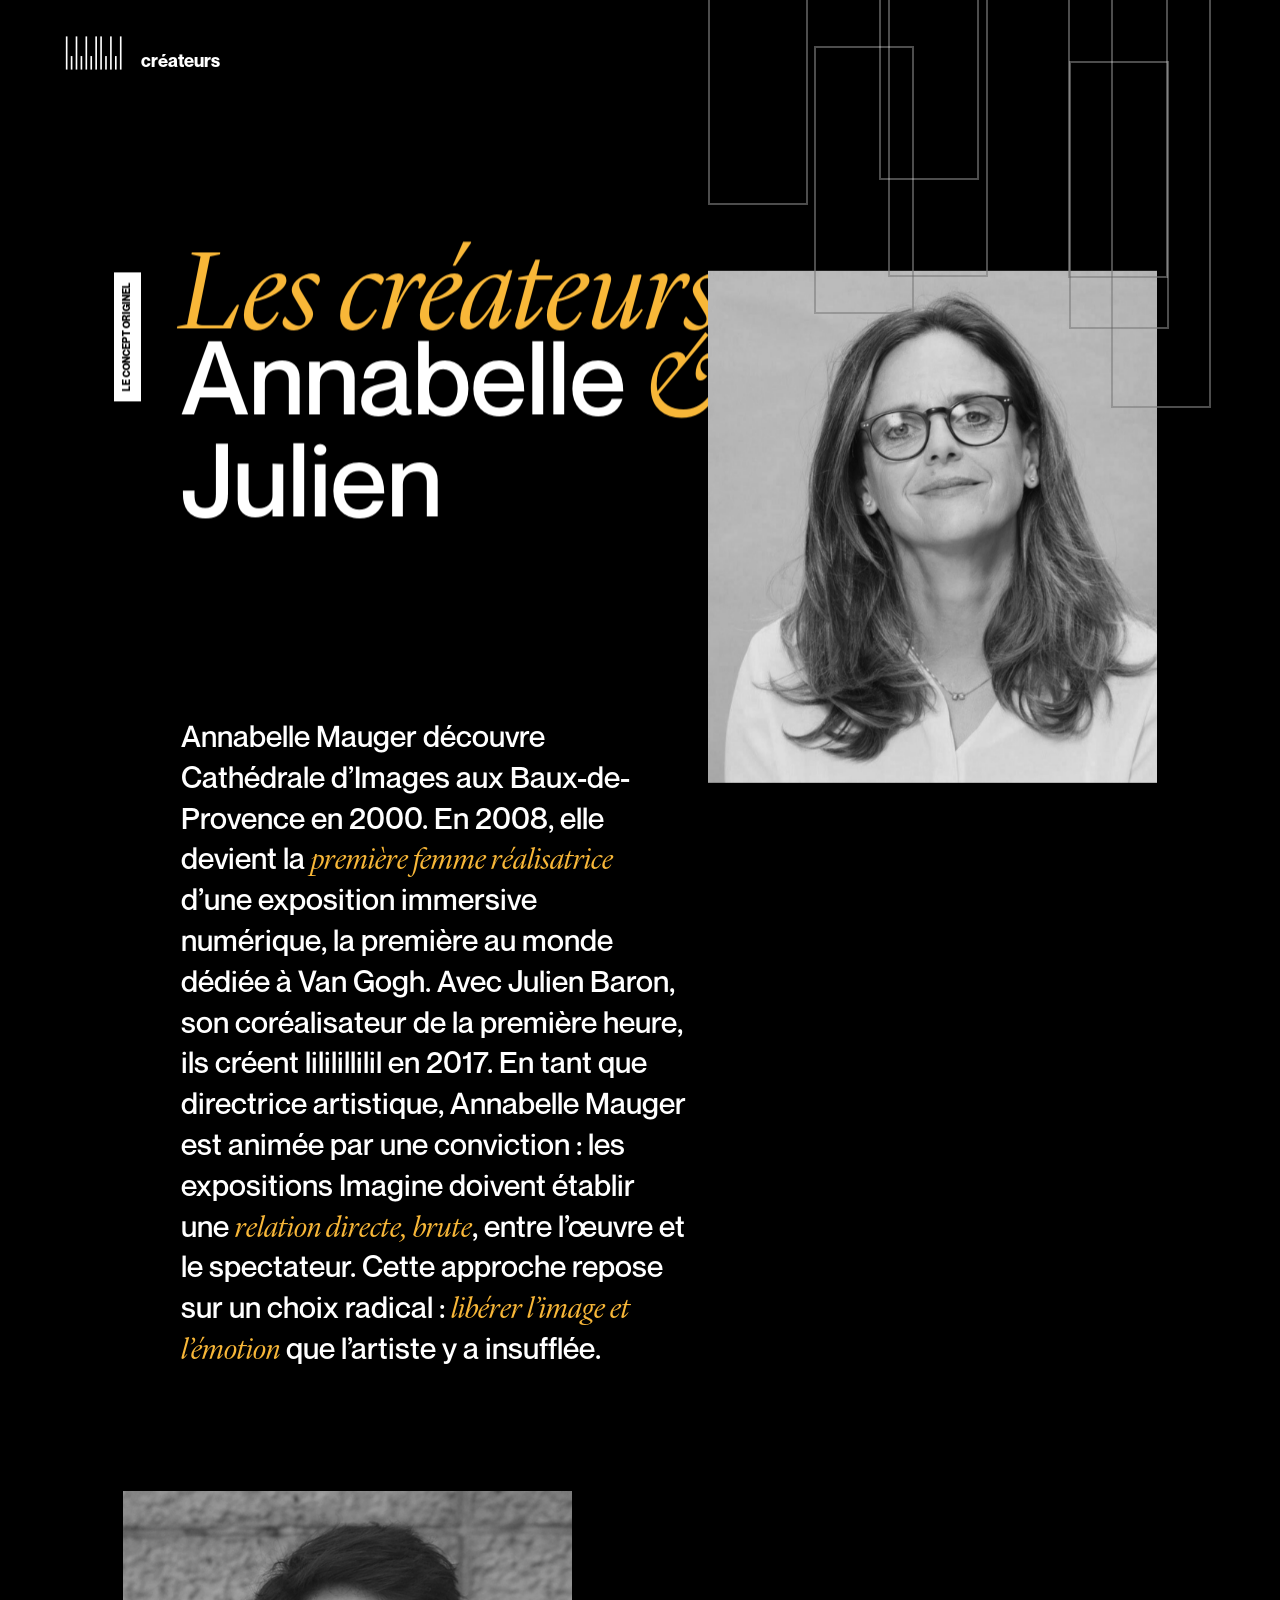
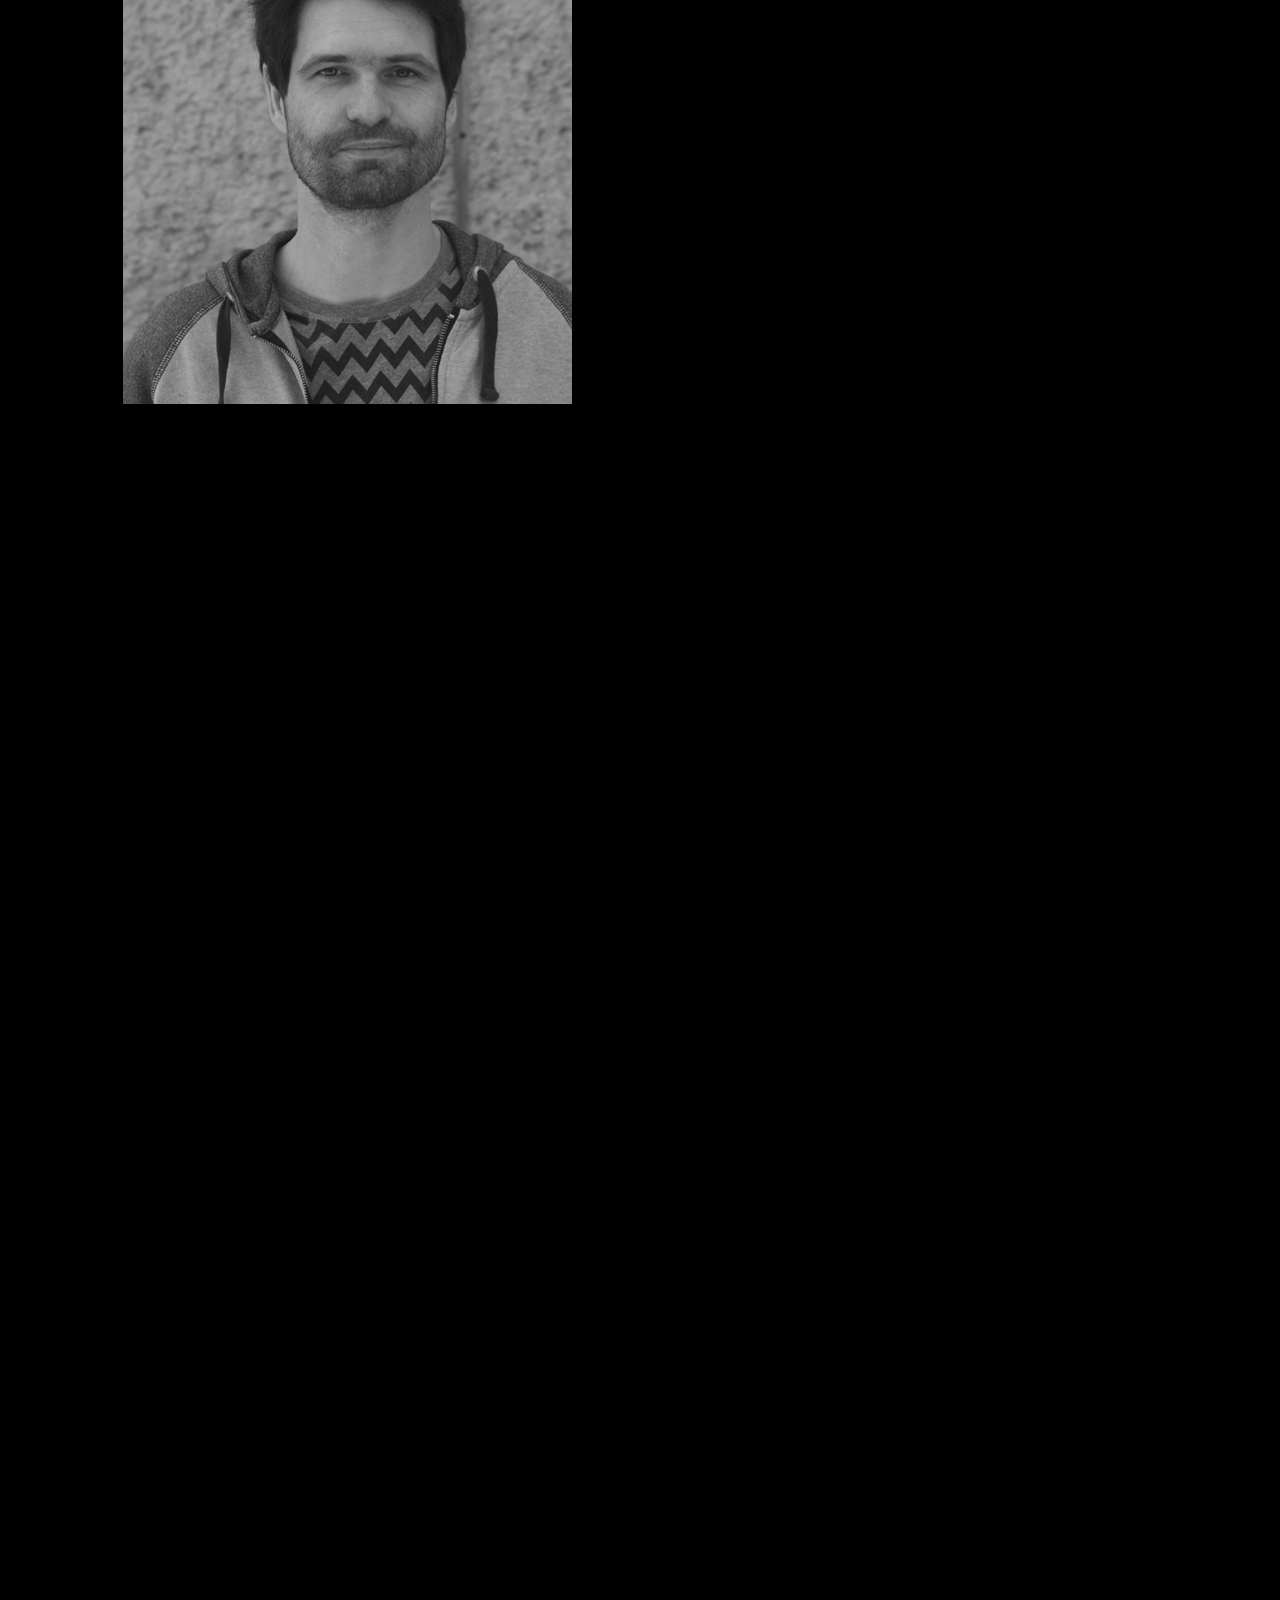
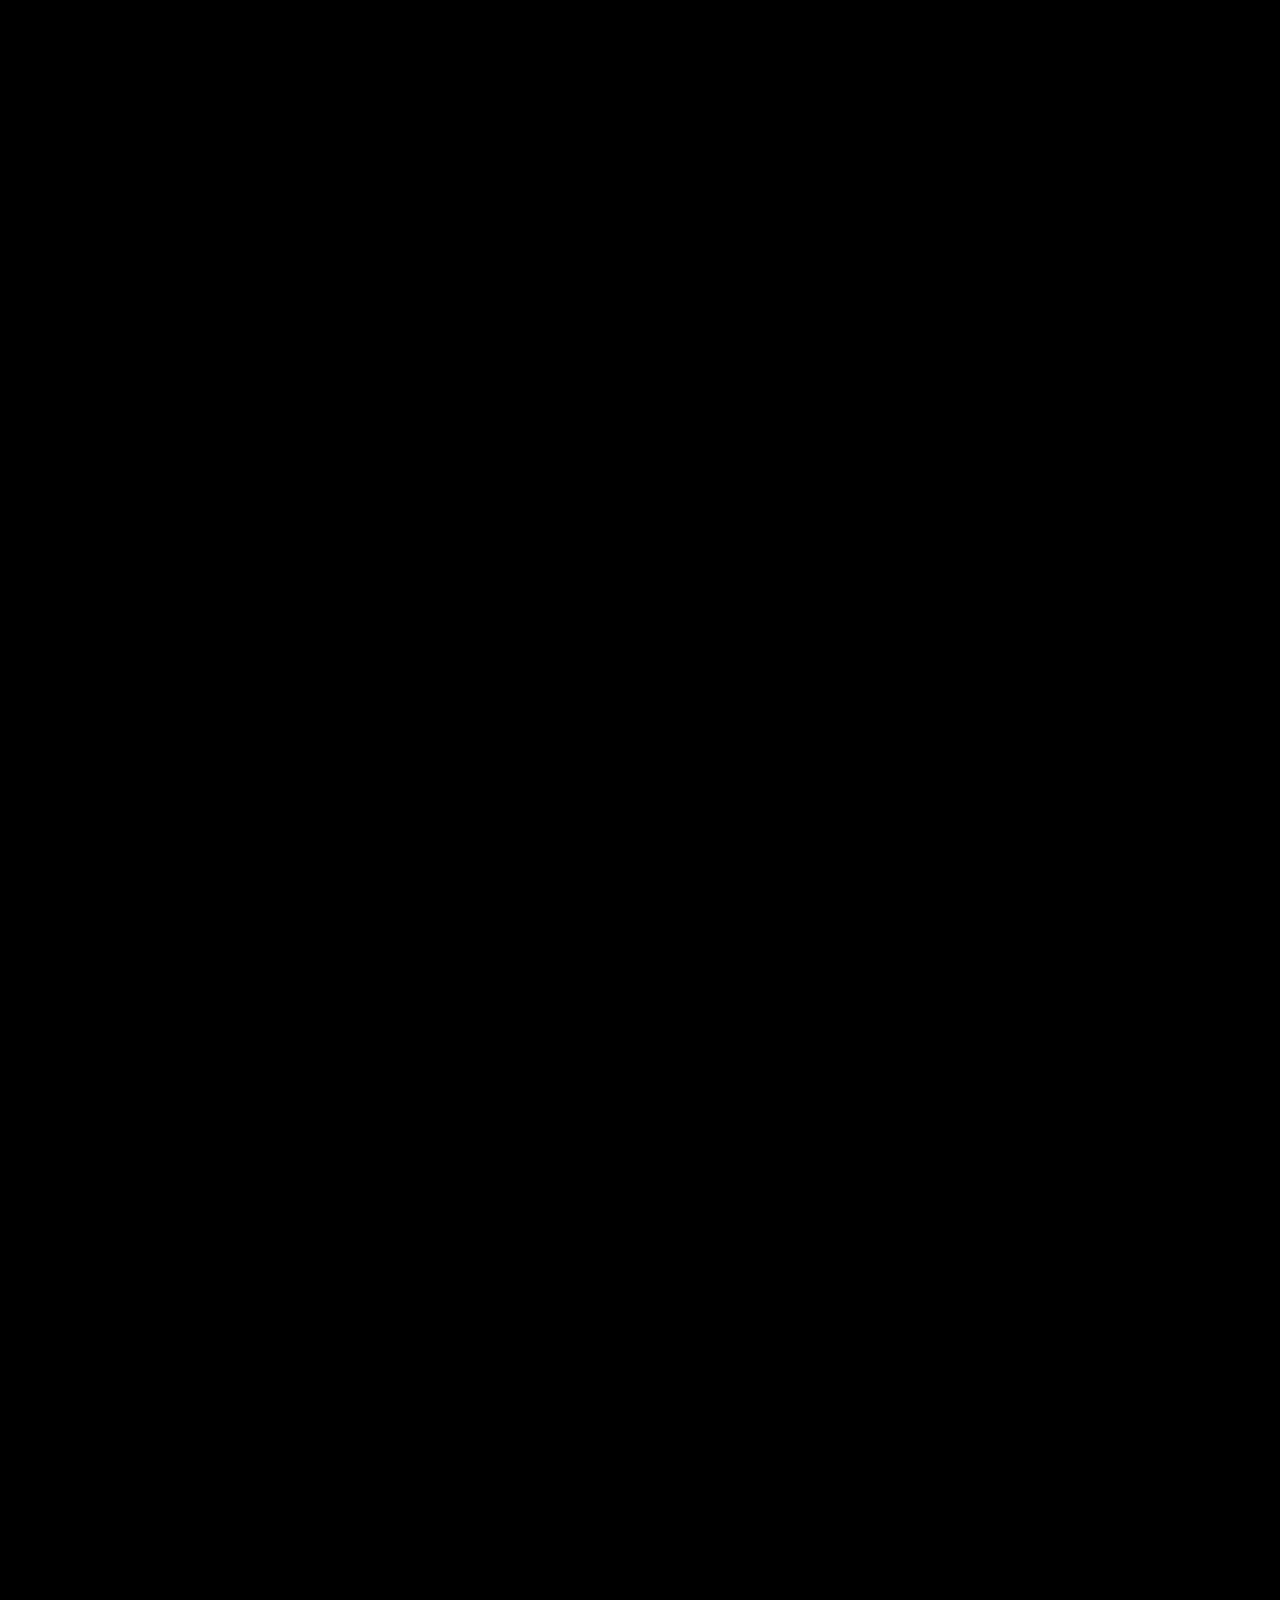
<file: createurs-annabelle-mauger-julien-baron/index.html>
<!DOCTYPE html>
<html lang="fr"><head><meta content="text/html; charset=UTF-8" http-equiv="Content-Type"/>

<meta content="width=device-width, initial-scale=1, minimum-scale=1" name="viewport"/>
<title>lililillilil - Annabelle Mauger &amp; Julien Baron, Les créateurs</title>
<meta content="Découvrez l'histoire du duo qui créa la toute première exposition immersive numérique, la renomée Imagine Van Gogh.
" name="description"/>
<link href="../assets/css/main.css" rel="stylesheet"/>
<link href="../assets/css/fix.css" rel="stylesheet"/>
<link href="../assets/favicon/apple-touch-icon.png" rel="apple-touch-icon" sizes="180x180"/>
<link href="../assets/favicon/favicon-32x32.png" rel="icon" sizes="32x32" type="image/png"/>
<link href="../assets/favicon/favicon-16x16.png" rel="icon" sizes="16x16" type="image/png"/>

<meta content="#da532c" name="msapplication-TileColor"/>
<meta content="#ffffff" name="theme-color"/>
<meta content="fr_FR" property="og:locale"/>
<meta content="website" property="og:type"/>
<meta content="lililillilil - Annabelle Mauger &amp; Julien Baron, Les créateurs" property="og:title"/>
<meta content="Découvrez l'histoire du duo qui créa la toute première exposition immersive numérique, la renomée Imagine Van Gogh.
" property="og:description"/>

<meta content="lililillilil" property="og:site_name"/>

<meta content="summary_large_image" name="twitter:card"/>
<meta content="lililillilil - Annabelle Mauger &amp; Julien Baron, Les créateurs" name="twitter:title"/>
<meta content="Découvrez l'histoire du duo qui créa la toute première exposition immersive numérique, la renomée Imagine Van Gogh.
" name="twitter:description"/>

<meta content="https://lililillilil.netlify.app/assets/media/lililillilil/og-share.jpg" property="og:image"/><meta content="1280" property="og:image:width"/><meta content="780" property="og:image:height"/><meta content="https://lililillilil.netlify.app/assets/media/lililillilil/og-share.jpg" name="twitter:image"/><meta content="noindex, nofollow" name="robots"/></head>
<body class="createurs">

<div aria-hidden="true" class="introCurtain introCurtain--alt"></div>
<noscript><style>.introCurtain{display:none}</style></noscript>

<div>

<script data-active="createurs" src="../assets/scripts/menu.js"></script>
<div class="navbar">
<div class="navbar_left">
<button class="menuButton">
<svg fill="none" height="34" preserveaspectratio="xMidYMid meet" viewbox="0 0 290 166" xmlns="http://www.w3.org/2000/svg">
<rect clip-rule="evenodd" fill="#fff" fill-rule="evenodd" height="162" rx="0" ry="0" width="8" x="9" y="2"></rect>
<rect clip-rule="evenodd" fill="#fff" fill-rule="evenodd" height="66" rx="0" ry="0" width="8" x="33" y="98"></rect>
<rect clip-rule="evenodd" fill="#fff" fill-rule="evenodd" height="162" rx="0" ry="0" width="8" x="57" y="2"></rect>
<rect clip-rule="evenodd" fill="#fff" fill-rule="evenodd" height="66" rx="0" ry="0" width="8" x="81" y="98"></rect>
<rect clip-rule="evenodd" fill="#fff" fill-rule="evenodd" height="162" rx="0" ry="0" width="8" x="105" y="2"></rect>
<rect clip-rule="evenodd" fill="#fff" fill-rule="evenodd" height="66" rx="0" ry="0" width="8" x="129" y="98"></rect>
<rect clip-rule="evenodd" fill="#fff" fill-rule="evenodd" height="162" rx="0" ry="0" width="8" x="153" y="2"></rect>
<rect clip-rule="evenodd" fill="#fff" fill-rule="evenodd" height="162" rx="0" ry="0" width="8" x="177" y="2"></rect>
<rect clip-rule="evenodd" fill="#fff" fill-rule="evenodd" height="66" rx="0" ry="0" width="8" x="201" y="98"></rect>
<rect clip-rule="evenodd" fill="#fff" fill-rule="evenodd" height="162" rx="0" ry="0" width="8" x="225" y="2"></rect>
<rect clip-rule="evenodd" fill="#fff" fill-rule="evenodd" height="66" rx="0" ry="0" width="8" x="249" y="98"></rect>
<rect clip-rule="evenodd" fill="#fff" fill-rule="evenodd" height="162" rx="0" ry="0" width="8" x="273" y="2"></rect>
</svg>
</button>
<div class="navbar_title hide-sm">créateurs</div>
</div>

</div>
<div class="logoRender hidden">
<div class="logoRender_item logoRender_item--1" data-item="1"></div>
<div class="logoRender_item logoRender_item--2" data-item="2"></div>
<div class="logoRender_item logoRender_item--3" data-item="3"></div>
<div class="logoRender_item logoRender_item--3" data-item="4"></div>
<div class="logoRender_item logoRender_item--5" data-item="5"></div>
<div class="logoRender_item logoRender_item--5" data-item="6"></div>
<div class="logoRender_item logoRender_item--5" data-item="7"></div>
</div>
<div>
<div>
<div class="lcs" data-scroll-container="">
<section class="pSection pSection--annabellejulien" data-scroll="" data-scroll-call="sectionTitle" data-scroll-offset="50%, 50%" data-scroll-repeat="" data-scroll-section="" data-title="créateurs">
<div class="pSection_call" data-scroll="" data-scroll-call="updateRenderPosition" data-scroll-offset="0%, 50%" data-scroll-repeat="" data-value="top"></div>

<div class="container">
<div class="row">
<div class="col-10 offset-2 offset-md-1 col-sm-18 offset-sm-1" data-scroll data-scroll-speed="-0.5" data-par="1">
<h1 class="st1 ls-appear" data-scroll="">
<div class="tag tag--light">LE CONCEPT ORIGINEL</div>
                    Les créateurs<br/>
<strong>Annabelle</strong> &amp;<br/>
<strong>Julien</strong>
</h1>
<div class="st2 ls-appear ls-delay--2" data-scroll="">
                  Annabelle Mauger découvre Cathédrale d’Images aux Baux-de-Provence en 2000. En 2008, elle devient la <strong>première femme réalisatrice</strong> d’une exposition immersive numérique, la première au monde dédiée à Van Gogh. Avec Julien Baron, son coréalisateur de la première heure, ils créent lililillilil en 2017. En tant que directrice artistique, Annabelle Mauger est animée par une conviction : les expositions Imagine doivent établir une <strong>relation directe, brute</strong>, entre l’œuvre et le spectateur. Cette approche repose sur un choix radical : <strong>libérer l’image et l’émotion</strong> que l’artiste y a insufflée.
                </div>
</div>
<div class="col-8 offset-md-1 col-sm-8 offset-sm-1 col--last-sm" data-scroll data-scroll-speed="1.2" data-par="1">
<div class="creatorPicture creatorPicture--1" data-scroll="" data-scroll-speed="1">
<div class="imageRender ls-cover ls-cover--ttb ls-delay--1" data-scroll="" data-url="../assets/media/lililillilil/annabelle-mauger-1200.jpg">
<div class="imageRender_cover"></div>
</div>
<a class="creatorCaption" href="https://www.linkedin.com/search/results/people/?keywords=Annabelle%20Mauger" target="_blank" rel="noopener noreferrer" aria-label="Annabelle Mauger sur LinkedIn"><span class="creatorCaption_name">Annabelle <strong>Mauger</strong></span><span class="creatorCaption_lk">LinkedIn <i aria-hidden="true">&#8599;</i></span></a>
</div>
</div>
<div class="col-8 offset-2 col-sm-8 offset-sm-1 col--last-sm" data-scroll data-scroll-speed="1.2" data-par="1">
<div class="pSection_call" style="position:relative;height:1px;width:100%" data-scroll="" data-scroll-call="updateRenderPosition" data-scroll-offset="50%, 50%" data-scroll-repeat="" data-value="left"></div>

<div class="creatorPicture creatorPicture--2" data-scroll="" data-scroll-speed="1">
<div class="imageRender ls-cover ls-cover--ttb" data-scroll="" data-url="../assets/media/lililillilil/julien-baron-1200.jpg">
<div class="imageRender_cover"></div>
</div>
<a class="creatorCaption" href="https://www.linkedin.com/search/results/people/?keywords=Julien%20Baron" target="_blank" rel="noopener noreferrer" aria-label="Julien Baron sur LinkedIn"><span class="creatorCaption_name">Julien <strong>Baron</strong></span><span class="creatorCaption_lk">LinkedIn <i aria-hidden="true">&#8599;</i></span></a>
</div>
</div>
<div class="col-6 offset-2 col-md-8 offset-md-1 col-sm-18 offset-sm-1">
<div class="creator_content" data-scroll="" data-scroll-speed="2">
<div class="ls-appear" data-scroll="">
                    Après avoir exploré l’univers du cinéma et s’être formé aux nombreuses facettes techniques de l’audiovisuel, Julien Baron rejoint Cathédrale d’Images aux Baux-de-Provence en 2006. En 2008, il coréalise avec Annabelle Mauger la <em>première exposition immersive au monde</em> dédiée à Van Gogh. Ils créent ensemble lililillilil en 2017. En charge du design et de la réalisation technique des expositions Imagine, Julien Baron veille à ce que l’œuvre soit projetée dans son authenticité et à ce que <em>la technologie s’efface derrière l’œuvre</em>. L’objectif est double : <em>plonger le spectateur dans un songe éveillé</em>, puis l’y maintenir immergé.
                    </div>
<div class="ls-appear ls-delay--1 creator_more" data-scroll="">
                    Du son à l’image, Julien Baron pense chaque exposition comme une partition : la lumière, la musique et l’espace dialoguent pour que le visiteur oublie la technique et se laisse porter. Toujours à la recherche de nouveaux outils, il teste, calibre et ajuste jusqu’à obtenir <em>une expérience fluide et sensible</em>, où chaque projection trouve sa place dans le lieu qui l’accueille.
                    </div>
<div class="ls-appear ls-delay--2 creator_more" data-scroll="">
                    Curieux de tout, il aime travailler avec les artistes, les ingénieurs et les équipes de production pour <em>repousser les limites de l’image totale</em>. Pour lui, la technologie n’a de sens que si elle sert l’émotion.
                    </div>
<nav class="actionsNav ls-appear ls-delay--1" data-scroll="">
<button class="navButton nextSectionButton navButton--light">
<svg class="downArrow" viewbox="0 0 11 16" xml:space="preserve" xmlns="http://www.w3.org/2000/svg">
<path d="m0 9.7 1.1-1.2L4.7 12V.8h1.6V12l3.6-3.5L11 9.7l-5.5 5.5z"></path>
</svg>
</button>
<button class="navButton navButton--light audioButton" type="button" aria-label="Voir la vidéo" aria-pressed="false">
<svg viewbox="0 0 16 16" width="15" height="15" aria-hidden="true"><path class="icoPlay" d="M4.5 2.5v11l9-5.5z" fill="currentColor"/><g class="icoPause" fill="currentColor"><rect x="3.5" y="2.5" width="3" height="11"/><rect x="9.5" y="2.5" width="3" height="11"/></g></svg>
</button>
</nav>
</div>
</div>
</div>
<div class="pSection_call" style="position:relative;height:1px;width:100%" data-scroll="" data-scroll-call="updateRenderPosition" data-scroll-offset="50%, 50%" data-scroll-repeat="" data-value="right"></div>
<div class="row creatorsMore">
<div class="col-10 offset-3 col-sm-18 offset-sm-1">
<div class="st2 ls-appear" data-scroll="">Petite-fille par alliance d’Albert et Anne Plecy, les créateurs de Cathédrale d’Images, Annabelle Mauger perpétue depuis 20 ans <strong>le concept original d’Image Totale©</strong>. Elle est la <strong>fière ambassadrice</strong> de cet héritage. Immergé dans l’audio, les sons et le multimédia, Julien Baron a mis ses connaissances et sa curiosité au service des arts. Il aime l’idée de <strong>libérer l’œuvre de son cadre</strong> pour créer une expérience unique.</div>
</div>
</div>
<div class="row creatorsMore creatorsMore--2">
<div class="col-6 offset-3 col-md-8 col-sm-18 offset-sm-1">
<div class="ls-appear" data-scroll="">Le duo de créateurs développe et <em>réinvente l’Image Totale©</em>, en utilisant des technologies de pointe pour offrir une expérience à couper le souffle. En 2016, après 11 ans de collaboration, Annabelle Mauger et Julien Baron créent lililillilil pour concevoir et promouvoir des expositions immersives uniques. Leur travail est encouragé par la révolution numérique et parfaitement ancré dans une volonté de <em>démocratisation des arts</em>.</div>
</div>
<div class="col-6 offset-1 col-md-8 col-sm-18 offset-sm-1">
<div class="ls-appear ls-delay--1" data-scroll="">Ils expliquent qu’ils <em>n’existent pas l’un sans l’autre</em>. Ils ont des compétences et des personnalités complémentaires, ce qui est un atout de taille face aux enjeux des expositions immersives. Annabelle Mauger et Julien Baron ont un savoir-faire technique unique et une <em>expertise artistique inégalée</em>.</div>
</div>
</div>
<div class="row">
<div class="col-14 offset-3 col-sm-18 offset-sm-1">
<div class="pSection_call" style="position:relative;height:1px;width:100%" data-scroll="" data-scroll-call="updateRenderPosition" data-scroll-offset="50%, 50%" data-scroll-repeat="" data-value="left"></div>
<div class="pSection videoJump" aria-hidden="true" style="height:0;min-height:0;padding:0;margin:0;overflow:hidden;position:absolute"><button class="nextSectionButton" type="button" tabindex="-1" data-target=".videoPlayerWrap"></button></div>
<div class="videoPlayerWrap ls-appear" data-scroll="">
<div class="videoPlayer" data-plyr-embed-id="xUtDNuAyURs" data-plyr-provider="youtube"></div>
</div>
</div>
</div>
</div></section>

<footer>
<section class="pSection--sales" data-scroll-section="">
<div class="pSection_call" style="position:relative;height:1px;width:100%" data-scroll="" data-scroll-call="hideRender" data-scroll-offset="50%, 50%" data-scroll-repeat=""></div>
<div class="container">
<div class="row">
<div class="col-12 offset-2 offset-md-1 col-xs-18">
<div class="salesTitle">
<div class="tag tag--dark">CONTACT</div>
                        Informations<br/><strong>business@lililillilil.com</strong>
</div>
</div>
</div>
</div>
<a class="pSection_link" data-cursor="contact" href="#"></a>
</section>
<section class="pSection--footer" data-scroll-section="">
<div class="marquee" aria-hidden="true"><ul class="marquee_content"><li><a href="https://www.linkedin.com/company/lililillilil/" target="_blank" rel="noopener">Follow us on Linkedin</a></li><li><a href="https://www.linkedin.com/company/lililillilil/" target="_blank" rel="noopener">Follow us on Linkedin</a></li></ul><ul class="marquee_content"><li><a href="https://www.linkedin.com/company/lililillilil/" target="_blank" rel="noopener">Follow us on Linkedin</a></li><li><a href="https://www.linkedin.com/company/lililillilil/" target="_blank" rel="noopener">Follow us on Linkedin</a></li></ul></div>
<div class="container">
<div class="row row--bottom">
<div class="col-2 offset-2 col-xs-16 col--last-xs">
<svg class="footerLogo" aria-label="lililillilil" role="img" fill="none" preserveaspectratio="xMidYMid meet" viewbox="0 0 290 166" xmlns="http://www.w3.org/2000/svg"><rect clip-rule="evenodd" fill="#fff" fill-rule="evenodd" height="162" rx="0" ry="0" width="8" x="9" y="2"></rect><rect clip-rule="evenodd" fill="#fff" fill-rule="evenodd" height="66" rx="0" ry="0" width="8" x="33" y="98"></rect><rect clip-rule="evenodd" fill="#fff" fill-rule="evenodd" height="162" rx="0" ry="0" width="8" x="57" y="2"></rect><rect clip-rule="evenodd" fill="#fff" fill-rule="evenodd" height="66" rx="0" ry="0" width="8" x="81" y="98"></rect><rect clip-rule="evenodd" fill="#fff" fill-rule="evenodd" height="162" rx="0" ry="0" width="8" x="105" y="2"></rect><rect clip-rule="evenodd" fill="#fff" fill-rule="evenodd" height="66" rx="0" ry="0" width="8" x="129" y="98"></rect><rect clip-rule="evenodd" fill="#fff" fill-rule="evenodd" height="162" rx="0" ry="0" width="8" x="153" y="2"></rect><rect clip-rule="evenodd" fill="#fff" fill-rule="evenodd" height="162" rx="0" ry="0" width="8" x="177" y="2"></rect><rect clip-rule="evenodd" fill="#fff" fill-rule="evenodd" height="66" rx="0" ry="0" width="8" x="201" y="98"></rect><rect clip-rule="evenodd" fill="#fff" fill-rule="evenodd" height="162" rx="0" ry="0" width="8" x="225" y="2"></rect><rect clip-rule="evenodd" fill="#fff" fill-rule="evenodd" height="66" rx="0" ry="0" width="8" x="249" y="98"></rect><rect clip-rule="evenodd" fill="#fff" fill-rule="evenodd" height="162" rx="0" ry="0" width="8" x="273" y="2"></rect></svg>
<button class="navButton scrollTop">
<svg class="upArrow" viewbox="0 0 11 16" xml:space="preserve" xmlns="http://www.w3.org/2000/svg">
<path d="m0 9.7 1.1-1.2L4.7 12V.8h1.6V12l3.6-3.5L11 9.7l-5.5 5.5z"></path>
</svg>
</button>
</div>
<div class="col-4 offset-1 col-xs-16 offset-xs-2">
                    lililillilil<br/>
<span data-prepend="business">@lililillilil.com</span><br/>
                    +33 6 52 40 13 53<br/>
<a href="https://www.linkedin.com/company/lililillilil/">Linkedin</a>
</div>
<div class="col-4 offset-1 col-xs-16 offset-xs-2">
                    31D rue du Bourbonnais<br/>
                    69009 Lyon<br/>
                    France
                </div>
<div class="col-4 offset-1 col-xs-16 offset-xs-2">
<a data-transition-bg="#FFFFFF" href="../mentions-legales/index.html">mentions légales</a><br/>
                    © lililillilil 2026<br/>
                    Design de  <a class="type8_open" href="#">type8 studio</a>
</div>
</div>
</div>
</section>
</footer>
</div></div></div>
</div>
<div class="cursor"><div class="cursor_content"></div></div>
<div class="type8credits_count">
<span>0</span><strong>/8</strong>
</div>
<div class="type8credits">
<div class="type8credits_bg"></div>
<div class="type8credits_box">
<div class="type8credits_topbar">
<div>
<a href="https://type8studio.netlify.app/" target="_blank"><strong>type8</strong>.studio</a> ///////////// <strong>crédits</strong>
</div>
<button class="type8credits_close" type="button">X</button>
</div>
<div class="type8credits_video">
<video loop="" playsinline="" src="../assets/videos/showreel-21.mp4"></video>
<a class="type8credits_video_link" href="https://type8studio.netlify.app/" target="_blank"></a>
</div>
</div>
</div>
<script>(function(){var c=document.querySelector(".introCurtain");if(!c)return;var d=0,go=function(){if(d)return;d=1;c.classList.add("is-go")};if(document.readyState==="complete"){setTimeout(go,80)}else{window.addEventListener("load",function(){setTimeout(go,80)},{once:true});setTimeout(go,700)}})();</script>
<script data-audio-js>(function(){var b=document.querySelector(".audioButton");if(!b)return;function pl(){return document.querySelector(".videoPlayerWrap .plyr")}
b.addEventListener("click",function(){var p=pl();if(!p)return;var playing=p.classList.contains("plyr--playing");var c=p.querySelector('[data-plyr="play"]');if(c)c.click();if(!playing){var j=document.querySelector(".videoJump .nextSectionButton");if(j)j.click()}});
function sync(){var p=pl();var on=!!(p&&p.classList.contains("plyr--playing"));b.classList.toggle("is-playing",on);b.setAttribute("aria-pressed",on?"true":"false")}
setInterval(sync,400)})();</script>
<script src="../assets/scripts/app.js"></script>
</body></html>
</file>
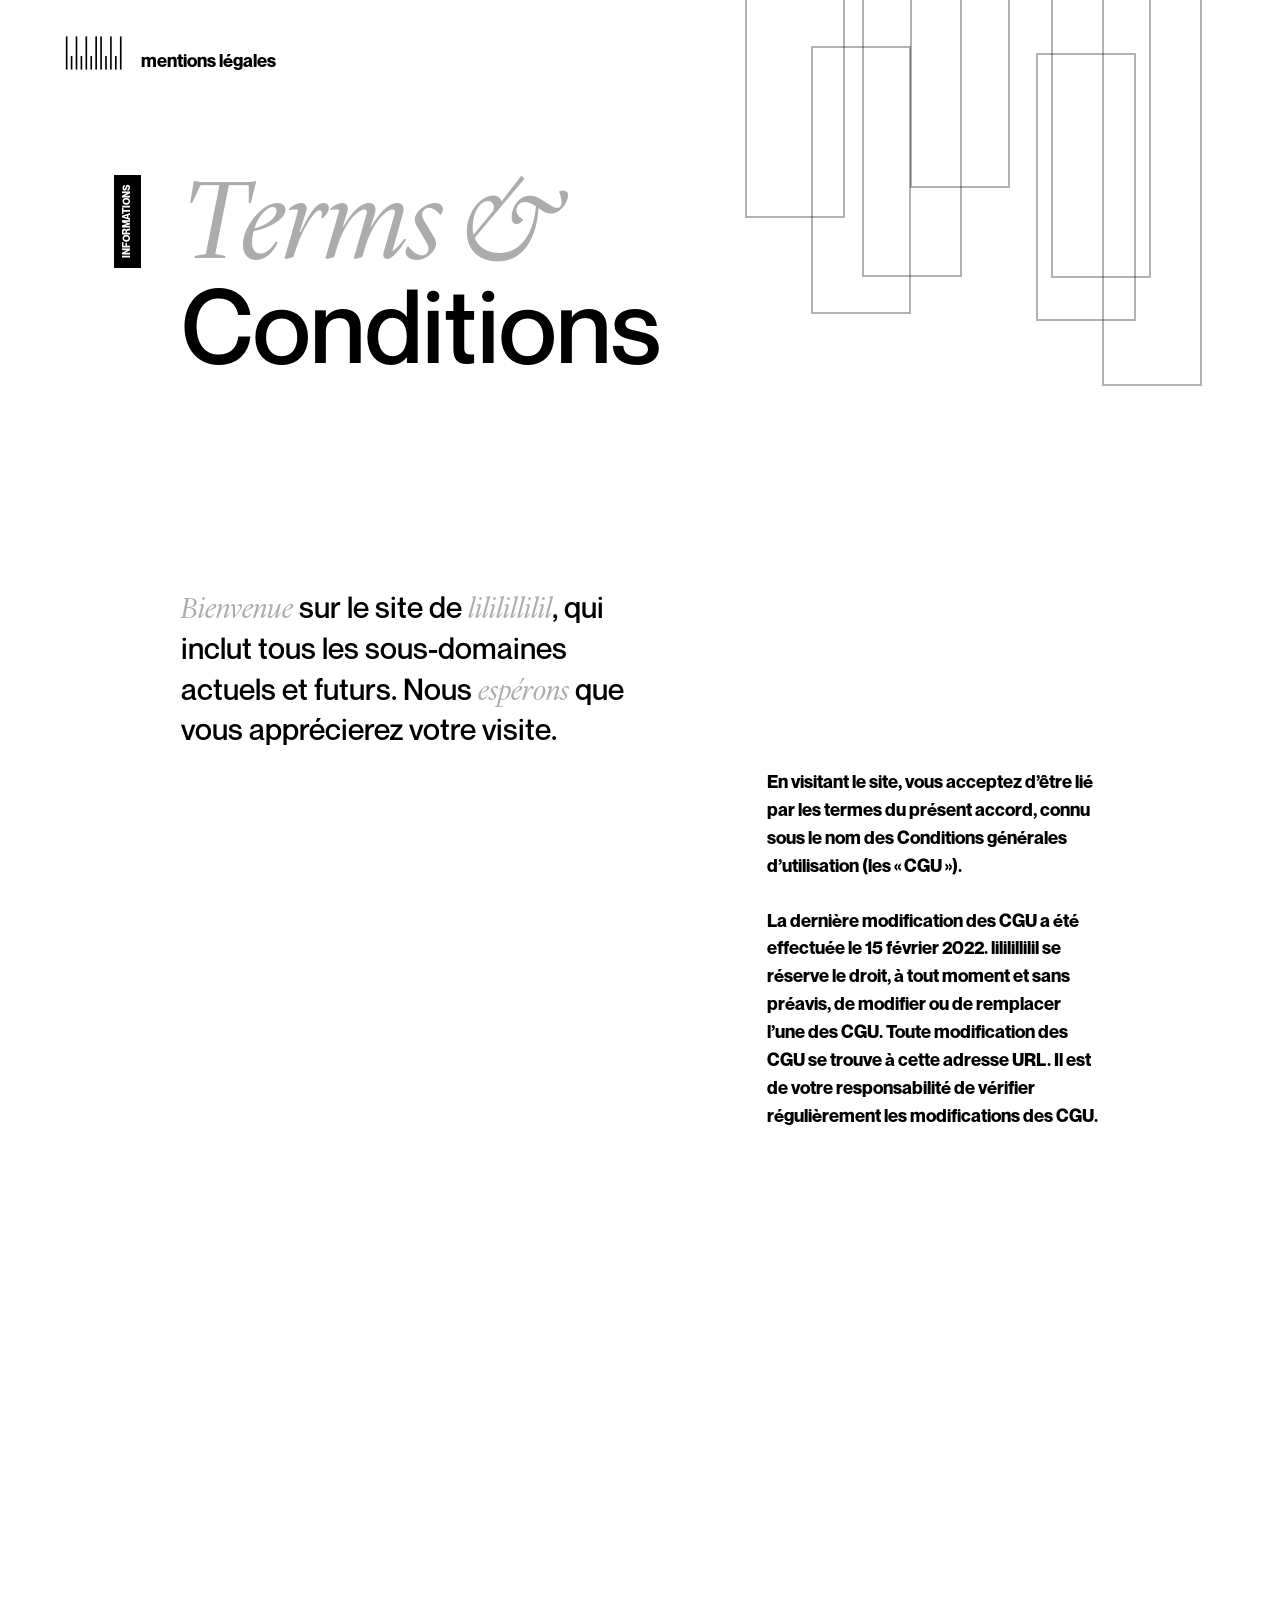
<file: mentions-legales/index.html>
<!DOCTYPE html>
<html lang="fr"><head><meta content="text/html; charset=UTF-8" http-equiv="Content-Type"/>

<meta content="width=device-width, initial-scale=1, minimum-scale=1" name="viewport"/>
<title>lililillilil - mentions légales</title>
<meta content="" name="description"/>
<link href="../assets/css/main.css" rel="stylesheet"/>
<link href="../assets/css/fix.css" rel="stylesheet"/>
<link href="../assets/favicon/apple-touch-icon.png" rel="apple-touch-icon" sizes="180x180"/>
<link href="../assets/favicon/favicon-32x32.png" rel="icon" sizes="32x32" type="image/png"/>
<link href="../assets/favicon/favicon-16x16.png" rel="icon" sizes="16x16" type="image/png"/>

<meta content="#da532c" name="msapplication-TileColor"/>
<meta content="#ffffff" name="theme-color"/>

<meta content="https://lililillilil.netlify.app/assets/media/lililillilil/og-share.jpg" property="og:image"/><meta content="1280" property="og:image:width"/><meta content="780" property="og:image:height"/><meta content="https://lililillilil.netlify.app/assets/media/lililillilil/og-share.jpg" name="twitter:image"/><meta content="noindex, nofollow" name="robots"/></head>
<body class="legal">
<div aria-hidden="true" class="introCurtain"></div>
<noscript><style>.introCurtain{display:none}</style></noscript>

<div>

<script data-active="mentions" src="../assets/scripts/menu.js"></script>
<div class="navbar">
<div class="navbar_left">
<button class="menuButton">
<svg fill="none" height="34" preserveaspectratio="xMidYMid meet" viewbox="0 0 290 166" xmlns="http://www.w3.org/2000/svg">
<rect clip-rule="evenodd" fill="#fff" fill-rule="evenodd" height="162" rx="0" ry="0" width="8" x="9" y="2"></rect>
<rect clip-rule="evenodd" fill="#fff" fill-rule="evenodd" height="66" rx="0" ry="0" width="8" x="33" y="98"></rect>
<rect clip-rule="evenodd" fill="#fff" fill-rule="evenodd" height="162" rx="0" ry="0" width="8" x="57" y="2"></rect>
<rect clip-rule="evenodd" fill="#fff" fill-rule="evenodd" height="66" rx="0" ry="0" width="8" x="81" y="98"></rect>
<rect clip-rule="evenodd" fill="#fff" fill-rule="evenodd" height="162" rx="0" ry="0" width="8" x="105" y="2"></rect>
<rect clip-rule="evenodd" fill="#fff" fill-rule="evenodd" height="66" rx="0" ry="0" width="8" x="129" y="98"></rect>
<rect clip-rule="evenodd" fill="#fff" fill-rule="evenodd" height="162" rx="0" ry="0" width="8" x="153" y="2"></rect>
<rect clip-rule="evenodd" fill="#fff" fill-rule="evenodd" height="162" rx="0" ry="0" width="8" x="177" y="2"></rect>
<rect clip-rule="evenodd" fill="#fff" fill-rule="evenodd" height="66" rx="0" ry="0" width="8" x="201" y="98"></rect>
<rect clip-rule="evenodd" fill="#fff" fill-rule="evenodd" height="162" rx="0" ry="0" width="8" x="225" y="2"></rect>
<rect clip-rule="evenodd" fill="#fff" fill-rule="evenodd" height="66" rx="0" ry="0" width="8" x="249" y="98"></rect>
<rect clip-rule="evenodd" fill="#fff" fill-rule="evenodd" height="162" rx="0" ry="0" width="8" x="273" y="2"></rect>
</svg>
</button>
<div class="navbar_title hide-sm">mentions légales</div>
</div>

</div>
<div class="logoRender">
<div class="logoRender_item logoRender_item--3" data-item="1"></div>
<div class="logoRender_item logoRender_item--2" data-item="2"></div>
<div class="logoRender_item logoRender_item--4" data-item="3"></div>
<div class="logoRender_item logoRender_item--4" data-item="4"></div>
<div class="logoRender_item logoRender_item--1" data-item="5"></div>
<div class="logoRender_item logoRender_item--6" data-item="6"></div>
<div class="logoRender_item logoRender_item--4" data-item="7"></div>
</div>
<div>
<div>
<div class="lcs" data-scroll-container="">
<section class="pSection pSection--header" data-scroll="" data-scroll-call="sectionTitle" data-scroll-offset="50%, 50%" data-scroll-repeat="" data-scroll-section="" data-title="mentions légales">
<div class="pSection_call" data-scroll="" data-scroll-call="updateRenderPosition" data-scroll-offset="0%, 50%" data-scroll-repeat="" data-value="top"></div>
<div class="container">
<div class="row">
<div class="col-16 offset-2 col-md-18 offset-md-1">
<h1 class="st1 ls-lines" data-scroll="" data-scroll-offset="30%">
<div class="line"><span class="line_content">Terms &amp;</span></div>
<div class="line"><span class="line_content"><strong>Conditions</strong></span></div>
<div class="tag tag--dark hide-xs">INFORMATIONS</div>
<div class="tag tag--dark show-xs">SCROLL</div>
</h1>
</div>
<div class="col-8 offset-2 col-md-9 offset-md-1 col-xs-18 offset-xs-1">
<div class="st2 ls-appear ls-delay--1" data-scroll="">
<strong>Bienvenue</strong> sur le site de <strong>lililillilil</strong>, qui inclut tous les sous-domaines actuels et futurs. Nous <strong>espérons</strong> que vous apprécierez votre visite.
                </div>
</div>
<div class="col-6 offset-2 col-md-7 col-xs-18 offset-xs-1">
<div class="legal_intro ls-appear ls-delay--2" data-scroll="">
<p>En visitant le site, vous acceptez d’être lié par les termes du présent accord, connu sous le nom des Conditions générales d’utilisation (les « CGU »).</p> <p>La dernière modification des CGU a été effectuée le 15 février 2022. lililillilil se réserve le droit, à tout moment et sans préavis, de modifier ou de remplacer l’une des CGU. Toute modification des CGU se trouve à cette adresse URL. Il est de votre responsabilité de vérifier régulièrement les modifications des CGU.</p>
</div>
</div>
</div>
</div>
</section>
<section class="pSection pSection--legal" data-scroll-section="">
<div class="pSection_call" data-scroll="" data-scroll-call="updateRenderPosition" data-scroll-offset="50%, 50%" data-scroll-repeat="" data-value="left"></div>
<div class="container">
<div class="row">
<div class="col-7 offset-3 col-md-9 offset-md-1 col-xs-18 offset-xs-1 ls-appear" data-scroll="">
<div class="legal_title">
<span>×</span>
<strong>Introduction et acceptation</strong>
</div>
</div>
<div class="col-6 offset-2 col-md-7 col-xs-18 offset-xs-1 bold ls-appear ls-delay--1" data-scroll="">
<p>Bienvenue sur le site web de lililillilil, qui comprend tous les sous-domaines actuels et futurs. Nous espérons que vous apprécierez votre visite. En visitant le site, vous acceptez d'être lié par les termes de cet accord, connu sous le nom de Termes et Conditions (les T&amp;Cs;).</p> <p>La dernière modification des T&amp;Cs; a été effectuée le 15 février 2022. lililillilil se réserve le droit, à tout moment et sans préavis, de modifier ou de remplacer n'importe lequel des T&amp;Cs.; Toute modification des conditions générales peut être consultée à cette adresse URL. Il vous incombe de vérifier régulièrement si des modifications ont été apportées aux conditions générales.
            </p></div>
</div>
</div>
</section>
<section class="pSection pSection--legal" data-scroll-section="">
<div class="pSection_call" data-scroll="" data-scroll-call="updateRenderPosition" data-scroll-offset="50%, 50%" data-scroll-repeat="" data-value="left"></div>
<div class="container">
<div class="row">
<div class="col-7 offset-3 col-md-9 offset-md-1 col-xs-18 offset-xs-1 ls-appear" data-scroll="">
<div class="legal_title">
<span>01.</span>
<strong>Objet légal</strong>
</div>
</div>
<div class="col-6 offset-2 col-md-7 col-xs-18 offset-xs-1 bold ls-appear ls-delay--1" data-scroll="">
<p>Le site de lililillilil présente des expositions immersives en Image Totale©️ créées par Annabelle Mauger et Julien Baron.</p>
</div>
</div>
</div>
</section>
<section class="pSection pSection--legal" data-scroll-section="">
<div class="pSection_call" data-scroll="" data-scroll-call="updateRenderPosition" data-scroll-offset="50%, 50%" data-scroll-repeat="" data-value="left"></div>
<div class="container">
<div class="row">
<div class="col-7 offset-3 col-md-9 offset-md-1 col-xs-18 offset-xs-1 ls-appear" data-scroll="">
<div class="legal_title">
<span>02.</span>
<strong>Fonctionnement du site et contact</strong>
</div>
</div>
<div class="col-6 offset-2 col-md-7 col-xs-18 offset-xs-1 bold ls-appear ls-delay--1" data-scroll="">
<p>L'entreprise lililillilil, société à responsabilité limitée au capital de 3000 Euros, est enregistrée au Registre du Commerce et des Sociétés de Lyon sous le numéro SIREN 828111054. Le siège social est situé au 31D rue du Bourbonnais, 69009 Lyon.</p><br/> <h4><strong>Contact</strong></h4> <br/><p>Pour toute question, besoin d'informations ou rapport d'un contenu ou d'une activité illégale concernant ce site, l'utilisateur peut prendre contact via ce numéro de téléphone : +33 6 52 40 13 53.</p>
</div>
</div>
</div>
</section>
<section class="pSection pSection--legal" data-scroll-section="">
<div class="pSection_call" data-scroll="" data-scroll-call="updateRenderPosition" data-scroll-offset="50%, 50%" data-scroll-repeat="" data-value="left"></div>
<div class="container">
<div class="row">
<div class="col-7 offset-3 col-md-9 offset-md-1 col-xs-18 offset-xs-1 ls-appear" data-scroll="">
<div class="legal_title">
<span>03.</span>
<strong>Code de conduite général pour l'utilisation du site</strong>
</div>
</div>
<div class="col-6 offset-2 col-md-7 col-xs-18 offset-xs-1 bold ls-appear ls-delay--1" data-scroll="">
<p>En naviguant sur ce site, vous approuvez :</p> <ul> <li>Ne pas utiliser le site d'une manière qui pourrait, de quelque manière que ce soit, enfreindre les présentes conditions générales ;</li> <li>Ne pas utiliser le site d'une manière qui pourrait enfreindre les droits de propriété intellectuelle de personnes tierces ;</li> <li>Ne pas utiliser le site d'une manière susceptible de propager du spam, y compris, mais sans s'y limiter, de la publicité non sollicitée ou du courrier ou des messages électroniques en vrac, y compris un lien vers un site de spam ou d'hameçonnage ;</li> <li>Ne pas utiliser le site d'une manière susceptible de propager des virus informatiques, des chevaux de Troie, des vers ou tout autre code, fichier ou programme informatique malveillant ou non, conçu ou destiné à interrompre, endommager, limiter ou interférer avec le bon fonctionnement de tout logiciel, matériel ou équipement de télécommunication, sous quelque forme que ce soit, ou endommager ou obtenir un accès non autorisé à tout système, données, mot de passe ou autre information, à d'autres utilisateurs ou à toute autre personne tierce ;</li> <li>Utiliser le site dans le respect de toutes les lois locales, étatiques/provinciales, nationales et internationales applicables.</li> </ul>
</div>
</div>
</div>
</section>
<section class="pSection pSection--legal" data-scroll-section="">
<div class="pSection_call" data-scroll="" data-scroll-call="updateRenderPosition" data-scroll-offset="50%, 50%" data-scroll-repeat="" data-value="left"></div>
<div class="container">
<div class="row">
<div class="col-7 offset-3 col-md-9 offset-md-1 col-xs-18 offset-xs-1 ls-appear" data-scroll="">
<div class="legal_title">
<span>04.</span>
<strong>Accès et navigation</strong>
</div>
</div>
<div class="col-6 offset-2 col-md-7 col-xs-18 offset-xs-1 bold ls-appear ls-delay--1" data-scroll="">
<p>Ce site est accessible :</p> <ul> <li>À toute personne âgée d'au moins 18 ans et ayant la pleine capacité juridique de s'engager dans le cadre des présentes conditions générales ;</li> <li>À toute personne morale agissant par l'intermédiaire d'une personne physique ayant la capacité juridique de contracter au nom et pour le compte de la personne morale.</li> </ul> <p>Le site met en œuvre les solutions techniques à sa disposition pour permettre l'accès 24 heures sur 24, 7 jours sur 7. Il est néanmoins possible, à tout moment, de suspendre, limiter ou interrompre l'accès au site ou à certaines pages du site, pour procéder à des mises à jour, des modifications de son contenu ou toute autre action jugée nécessaire au bon fonctionnement du site.</p> <p>Les présentes CGU s'appliquent, le cas échéant, à toute déclinaison ou extension du site sur les réseaux sociaux et/ou communautaires existants ou à venir.</p>
</div>
</div>
</div>
</section>
<section class="pSection pSection--legal" data-scroll-section="">
<div class="pSection_call" data-scroll="" data-scroll-call="updateRenderPosition" data-scroll-offset="50%, 50%" data-scroll-repeat="" data-value="left"></div>
<div class="container">
<div class="row">
<div class="col-7 offset-3 col-md-9 offset-md-1 col-xs-18 offset-xs-1 ls-appear" data-scroll="">
<div class="legal_title">
<span>05.</span>
<strong>Lien externe</strong>
</div>
</div>
<div class="col-6 offset-2 col-md-7 col-xs-18 offset-xs-1 bold ls-appear ls-delay--1" data-scroll="">
<p>Le site peut contenir des liens externes pointant vers d'autres sites sur lesquels lilillilil n'a aucun contrôle. Malgré les contrôles préalables et réguliers effectués par le site, celui-ci décline toute responsabilité quant au contenu pouvant être trouvé sur ces sites.</p> <p>En aucun cas lilillilil ne sera responsable des dommages, directs ou indirects, pécuniaires ou non pécuniaires, liés à votre utilisation des sites web ou autres services vers lesquels on peut établir des liens à partir des services ou des informations à ce sujet, ou de tout virus, cheval de Troie, ver ou autre fichier destructeur similaire reçu à la suite de votre utilisation de ces sites ou services, ou causés par ou en relation avec l'utilisation ou la confiance accordée à tout contenu, bien ou service disponible sur ou par le biais de tout site web ou service lié, ou des actions des opérateurs de ce site web ou de ce service. </p> <p>Enfin, lililillilil se réserve le droit de faire supprimer à tout moment un lien hypertexte pointant vers son site, si le site l'estime non conforme aux CGU.</p>
</div>
</div>
</div>
</section>
<section class="pSection pSection--legal" data-scroll-section="">
<div class="pSection_call" data-scroll="" data-scroll-call="updateRenderPosition" data-scroll-offset="50%, 50%" data-scroll-repeat="" data-value="left"></div>
<div class="container">
<div class="row">
<div class="col-7 offset-3 col-md-9 offset-md-1 col-xs-18 offset-xs-1 ls-appear" data-scroll="">
<div class="legal_title">
<span>06.</span>
<strong>Intellectual Property</strong>
</div>
</div>
<div class="col-6 offset-2 col-md-7 col-xs-18 offset-xs-1 bold ls-appear ls-delay--1" data-scroll="">
<p>The structure of the site but also the texts, graphics, images, photographs, sounds, videos, and computer applications that compose it are the property of the site and are protected as such by the laws in force under intellectual property.</p> <p>Any representation, reproduction, adaptation or partial or total exploitation of the contents, registered trademarks and services offered by the site, by any process whatsoever, without the prior, express, and written authorization of the site, is strictly prohibited and could constitute an infringement within the meaning of articles L. 335-2 and following of the Intellectual Property Code. And this, except for elements expressly designated as free of rights on the site.</p> <p>Access to the site does not constitute recognition of a right and, in general, does not confer any intellectual property rights relating to an element of the site, which remain the exclusive property of the site.</p>
</div>
</div>
</div>
</section>
<section class="pSection pSection--legal" data-scroll-section="">
<div class="pSection_call" data-scroll="" data-scroll-call="updateRenderPosition" data-scroll-offset="50%, 50%" data-scroll-repeat="" data-value="left"></div>
<div class="container">
<div class="row">
<div class="col-7 offset-3 col-md-9 offset-md-1 col-xs-18 offset-xs-1 ls-appear" data-scroll="">
<div class="legal_title">
<span>07.</span>
<strong>Site Management</strong>
</div>
</div>
<div class="col-6 offset-2 col-md-7 col-xs-18 offset-xs-1 bold ls-appear ls-delay--1" data-scroll="">
<p>For the proper management of the site, the site may at any time:</p> <ul> <li>Suspend, interrupt or limit access to all or part of the site, reserve access to the site, or to certain parts of the site, to a specific category of Internet user.</li> <li>Delete any information that could disrupt its operation or contravene national or international laws, or the rules of Netiquette.</li> <li>Suspend the site to make updates.</li> </ul>
</div>
</div>
</div>
</section>
<section class="pSection pSection--legal" data-scroll-section="">
<div class="pSection_call" data-scroll="" data-scroll-call="updateRenderPosition" data-scroll-offset="50%, 50%" data-scroll-repeat="" data-value="left"></div>
<div class="container">
<div class="row">
<div class="col-7 offset-3 col-md-9 offset-md-1 col-xs-18 offset-xs-1 ls-appear" data-scroll="">
<div class="legal_title">
<span>08.</span>
<strong>Responsibilities</strong>
</div>
</div>
<div class="col-6 offset-2 col-md-7 col-xs-18 offset-xs-1 bold ls-appear ls-delay--1" data-scroll="">
<p>The site is only responsible for the content that it has published itself.</p> <p>The site is not responsible:</p> <ul> <li>In the event of technical, computer or compatibility problems or failures of the site with any hardware or software.</li> <li>Direct or indirect, material, or immaterial, foreseeable, or unforeseeable damage resulting from the use or difficulties in using the site or its services.</li> <li>Intrinsic characteristics of the Internet, in particular those relating to the lack of reliability and the lack of security of the information circulating on it.</li> <li>Illicit content or activities using its site without its having duly taken cognizance of it within the meaning of Law No. 2004-575 of June 21, 2004 on confidence in the digital economy and Law No. 2004- 801 of August 6, 2004 on the protection of individuals with regard to the processing of personal data.</li> <p>The user is responsible:</p> <li>The protection of its equipment and its passwords.</li> <li>The use he makes of the site.</li> <li>If he respects neither the letter nor the spirit of these T&amp;Cs.;</li> </ul>
</div>
</div>
</div>
</section>
<section class="pSection pSection--legal" data-scroll-section="">
<div class="pSection_call" data-scroll="" data-scroll-call="updateRenderPosition" data-scroll-offset="50%, 50%" data-scroll-repeat="" data-value="left"></div>
<div class="container">
<div class="row">
<div class="col-7 offset-3 col-md-9 offset-md-1 col-xs-18 offset-xs-1 ls-appear" data-scroll="">
<div class="legal_title">
<span>09.</span>
<strong>Partial nullity</strong>
</div>
</div>
<div class="col-6 offset-2 col-md-7 col-xs-18 offset-xs-1 bold ls-appear ls-delay--1" data-scroll="">
<p>If one or more stipulations of these general conditions of sale were to be declared void by application of the law, a regulation or a final decision of a French jurisdiction, the other stipulations will retain their full force and scope.</p>
</div>
</div>
</div>
</section>
<section class="pSection pSection--legal" data-scroll-section="">
<div class="pSection_call" data-scroll="" data-scroll-call="updateRenderPosition" data-scroll-offset="50%, 50%" data-scroll-repeat="" data-value="left"></div>
<div class="container">
<div class="row">
<div class="col-7 offset-3 col-md-9 offset-md-1 col-xs-18 offset-xs-1 ls-appear" data-scroll="">
<div class="legal_title">
<span>10.</span>
<strong>Loi applicable et juridiction compétente</strong>
</div>
</div>
<div class="col-6 offset-2 col-md-7 col-xs-18 offset-xs-1 bold ls-appear ls-delay--1" data-scroll="">
<p>Les présentes conditions générales sont régies par le droit français. En cas de litige et à défaut d'accord amiable, le litige sera porté devant les tribunaux français conformément aux règles de compétence en vigueur.</p> <p>Le site de lililillilil vous souhaite une excellente navigation !</p>
</div>
</div>
</div>
</section>

<footer>
<section class="pSection--sales" data-scroll-section="">
<div class="pSection_call" data-scroll="" data-scroll-call="hideRender" data-scroll-offset="50%, 50%" data-scroll-repeat=""></div>
<div class="container">
<div class="row">
<div class="col-12 offset-2 offset-md-1 col-xs-18">
<div class="salesTitle">
<div class="tag tag--dark">CONTACT</div>
                        Informations<br/><strong>business@lililillilil.com</strong>
</div>
</div>
</div>
</div>
<a class="pSection_link" data-cursor="contact" href="#"></a>
</section>
<section class="pSection--footer" data-scroll-section="">
<div class="marquee" aria-hidden="true"><ul class="marquee_content"><li><a href="https://www.linkedin.com/company/lililillilil/" target="_blank" rel="noopener">Follow us on Linkedin</a></li><li><a href="https://www.linkedin.com/company/lililillilil/" target="_blank" rel="noopener">Follow us on Linkedin</a></li></ul><ul class="marquee_content"><li><a href="https://www.linkedin.com/company/lililillilil/" target="_blank" rel="noopener">Follow us on Linkedin</a></li><li><a href="https://www.linkedin.com/company/lililillilil/" target="_blank" rel="noopener">Follow us on Linkedin</a></li></ul></div>
<div class="container">
<div class="row row--bottom">
<div class="col-2 offset-2 col-xs-16 col--last-xs">
<svg class="footerLogo" aria-label="lililillilil" role="img" fill="none" preserveaspectratio="xMidYMid meet" viewbox="0 0 290 166" xmlns="http://www.w3.org/2000/svg"><rect clip-rule="evenodd" fill="#fff" fill-rule="evenodd" height="162" rx="0" ry="0" width="8" x="9" y="2"></rect><rect clip-rule="evenodd" fill="#fff" fill-rule="evenodd" height="66" rx="0" ry="0" width="8" x="33" y="98"></rect><rect clip-rule="evenodd" fill="#fff" fill-rule="evenodd" height="162" rx="0" ry="0" width="8" x="57" y="2"></rect><rect clip-rule="evenodd" fill="#fff" fill-rule="evenodd" height="66" rx="0" ry="0" width="8" x="81" y="98"></rect><rect clip-rule="evenodd" fill="#fff" fill-rule="evenodd" height="162" rx="0" ry="0" width="8" x="105" y="2"></rect><rect clip-rule="evenodd" fill="#fff" fill-rule="evenodd" height="66" rx="0" ry="0" width="8" x="129" y="98"></rect><rect clip-rule="evenodd" fill="#fff" fill-rule="evenodd" height="162" rx="0" ry="0" width="8" x="153" y="2"></rect><rect clip-rule="evenodd" fill="#fff" fill-rule="evenodd" height="162" rx="0" ry="0" width="8" x="177" y="2"></rect><rect clip-rule="evenodd" fill="#fff" fill-rule="evenodd" height="66" rx="0" ry="0" width="8" x="201" y="98"></rect><rect clip-rule="evenodd" fill="#fff" fill-rule="evenodd" height="162" rx="0" ry="0" width="8" x="225" y="2"></rect><rect clip-rule="evenodd" fill="#fff" fill-rule="evenodd" height="66" rx="0" ry="0" width="8" x="249" y="98"></rect><rect clip-rule="evenodd" fill="#fff" fill-rule="evenodd" height="162" rx="0" ry="0" width="8" x="273" y="2"></rect></svg>
<button class="navButton scrollTop">
<svg class="upArrow" viewbox="0 0 11 16" xml:space="preserve" xmlns="http://www.w3.org/2000/svg">
<path d="m0 9.7 1.1-1.2L4.7 12V.8h1.6V12l3.6-3.5L11 9.7l-5.5 5.5z"></path>
</svg>
</button>
</div>
<div class="col-4 offset-1 col-xs-16 offset-xs-2">
                    lililillilil<br/>
<span data-prepend="business">@lililillilil.com</span><br/>
                    +33 6 52 40 13 53<br/>
<a href="https://www.linkedin.com/company/lililillilil/">Linkedin</a>
</div>
<div class="col-4 offset-1 col-xs-16 offset-xs-2">
                    31D rue du Bourbonnais<br/>
                    69009 Lyon<br/>
                    France
                </div>
<div class="col-4 offset-1 col-xs-16 offset-xs-2">
<a data-transition-bg="#FFFFFF" href="../mentions-legales/index.html">mentions légales</a><br/>
                    © lililillilil 2025<br/>
                    Design de  <a class="type8_open" href="#">type8 studio</a>
</div>
</div>
</div>
</section>
</footer>
</div></div></div>
</div>
<div class="cursor"><div class="cursor_content"></div></div>
<div class="type8credits_count">
<span>0</span><strong>/8</strong>
</div>
<div class="type8credits">
<div class="type8credits_bg"></div>
<div class="type8credits_box">
<div class="type8credits_topbar">
<div>
<a href="https://type8studio.netlify.app/" target="_blank"><strong>type8</strong>.studio</a> ///////////// <strong>crédits</strong>
</div>
<button class="type8credits_close" type="button">X</button>
</div>
<div class="type8credits_video">
<video loop="" playsinline="" src="../assets/videos/showreel-21.mp4"></video>
<a class="type8credits_video_link" href="https://type8studio.netlify.app/" target="_blank"></a>
</div>
</div>
</div>
<script>(function(){var c=document.querySelector(".introCurtain");if(!c)return;var d=0,go=function(){if(d)return;d=1;c.classList.add("is-go")};if(document.readyState==="complete"){setTimeout(go,80)}else{window.addEventListener("load",function(){setTimeout(go,80)},{once:true});setTimeout(go,700)}})();</script>
<script src="../assets/scripts/app.js"></script>
</body></html>
</file>
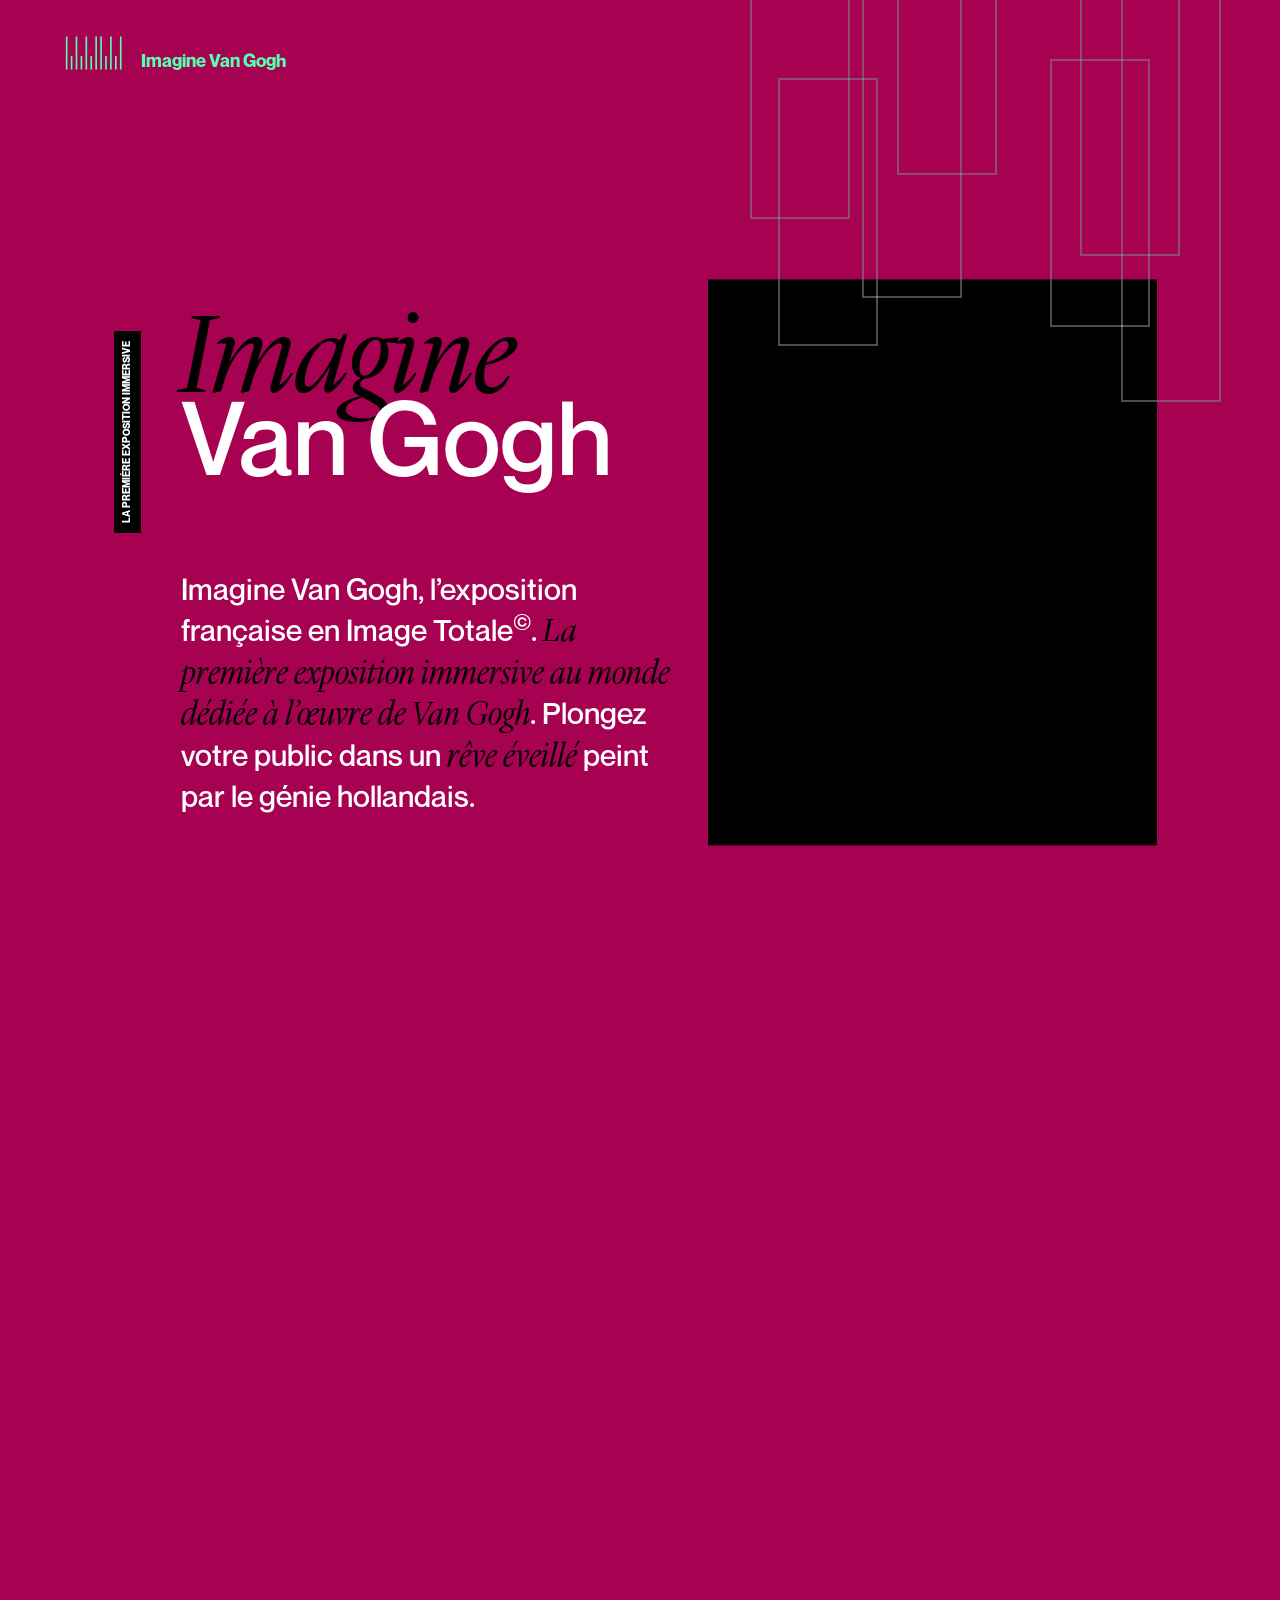
<file: exposition-immersive/imagine-van-gogh/index.html>
<!DOCTYPE html>
<html lang="fr"><head><meta content="text/html; charset=UTF-8" http-equiv="Content-Type"/>

<meta content="width=device-width, initial-scale=1, minimum-scale=1" name="viewport"/>
<title>Imagine Van Gogh</title>
<meta content="La première exposition immersive" name="description"/>
<link href="../../assets/css/main.css" rel="stylesheet"/>
<link href="../../assets/css/fix.css" rel="stylesheet"/>
<link href="../../assets/favicon/apple-touch-icon.png" rel="apple-touch-icon" sizes="180x180"/>
<link href="../../assets/favicon/favicon-32x32.png" rel="icon" sizes="32x32" type="image/png"/>
<link href="../../assets/favicon/favicon-16x16.png" rel="icon" sizes="16x16" type="image/png"/>

<meta content="#da532c" name="msapplication-TileColor"/>
<meta content="#ffffff" name="theme-color"/>

<meta content="https://lililillilil.netlify.app/assets/media/lililillilil/og-share.jpg" property="og:image"/><meta content="1280" property="og:image:width"/><meta content="780" property="og:image:height"/><meta content="https://lililillilil.netlify.app/assets/media/lililillilil/og-share.jpg" name="twitter:image"/><meta content="noindex, nofollow" name="robots"/></head>
<body class="exposition exposition--theme1">
<div aria-hidden="true" class="introCurtain"></div>
<noscript><style>.introCurtain{display:none}</style></noscript>

<div>

<script data-active="catalogue" src="../../assets/scripts/menu.js"></script>
<div class="navbar">
<div class="navbar_left">
<button class="menuButton">
<svg fill="none" height="34" preserveaspectratio="xMidYMid meet" viewbox="0 0 290 166" xmlns="http://www.w3.org/2000/svg">
<rect clip-rule="evenodd" fill="#fff" fill-rule="evenodd" height="162" rx="0" ry="0" width="8" x="9" y="2"></rect>
<rect clip-rule="evenodd" fill="#fff" fill-rule="evenodd" height="66" rx="0" ry="0" width="8" x="33" y="98"></rect>
<rect clip-rule="evenodd" fill="#fff" fill-rule="evenodd" height="162" rx="0" ry="0" width="8" x="57" y="2"></rect>
<rect clip-rule="evenodd" fill="#fff" fill-rule="evenodd" height="66" rx="0" ry="0" width="8" x="81" y="98"></rect>
<rect clip-rule="evenodd" fill="#fff" fill-rule="evenodd" height="162" rx="0" ry="0" width="8" x="105" y="2"></rect>
<rect clip-rule="evenodd" fill="#fff" fill-rule="evenodd" height="66" rx="0" ry="0" width="8" x="129" y="98"></rect>
<rect clip-rule="evenodd" fill="#fff" fill-rule="evenodd" height="162" rx="0" ry="0" width="8" x="153" y="2"></rect>
<rect clip-rule="evenodd" fill="#fff" fill-rule="evenodd" height="162" rx="0" ry="0" width="8" x="177" y="2"></rect>
<rect clip-rule="evenodd" fill="#fff" fill-rule="evenodd" height="66" rx="0" ry="0" width="8" x="201" y="98"></rect>
<rect clip-rule="evenodd" fill="#fff" fill-rule="evenodd" height="162" rx="0" ry="0" width="8" x="225" y="2"></rect>
<rect clip-rule="evenodd" fill="#fff" fill-rule="evenodd" height="66" rx="0" ry="0" width="8" x="249" y="98"></rect>
<rect clip-rule="evenodd" fill="#fff" fill-rule="evenodd" height="162" rx="0" ry="0" width="8" x="273" y="2"></rect>
</svg>
</button>
<div class="navbar_title hide-sm">Imagine Van Gogh</div>
</div>

</div>
<div class="logoRender">
<div class="logoRender_item logoRender_item--6" data-item="1"></div>
<div class="logoRender_item logoRender_item--1" data-item="2"></div>
<div class="logoRender_item logoRender_item--1" data-item="3"></div>
<div class="logoRender_item logoRender_item--2" data-item="4"></div>
<div class="logoRender_item logoRender_item--1" data-item="5"></div>
<div class="logoRender_item logoRender_item--5" data-item="6"></div>
<div class="logoRender_item logoRender_item--6" data-item="7"></div>
</div>
<div>
<div>
<div class="lcs" data-scroll-container="">
<section class="pSection pSection--headerCover" data-scroll="" data-scroll-call="sectionTitle" data-scroll-offset="50%, 50%" data-scroll-repeat="" data-scroll-section="" data-title="Imagine Van Gogh">
<div class="pSection_call" data-scroll="" data-scroll-call="updateRenderPosition" data-scroll-offset="0%, 50%" data-scroll-repeat="" data-value="top"></div>
<div class="featuredCover" data-scroll="" data-scroll-speed="2">

<div class="videoRender videoRender--yt"><iframe src="https://www.youtube-nocookie.com/embed/Djo-s2lVZOE?autoplay=1&mute=1&controls=0&loop=1&playlist=Djo-s2lVZOE&modestbranding=1&playsinline=1&rel=0&disablekb=1" title="Imagine Van Gogh - bande annonce" tabindex="-1" allow="autoplay; encrypted-media" referrerpolicy="strict-origin-when-cross-origin"></iframe></div>
</div>
<h1 class="st1 ls-appear" data-scroll="">
        Imagine<br/><strong>Van Gogh</strong>
<div class="tag tag--dark">scroll</div>
</h1>
</section>
<section class="pSection pSection--featured" data-scroll="" data-scroll-call="sectionTitle" data-scroll-offset="50%, 50%" data-scroll-repeat="" data-scroll-section="" data-title="Imagine Van Gogh">
<div class="pSection_call" data-scroll="" data-scroll-call="updateRenderPosition" data-scroll-offset="0%, 50%" data-scroll-repeat="" data-value="top"></div>
<div class="container">
<div class="row">
<div class="col-9 offset-2 offset-md-1 col-sm-18 offset-sm-1" data-scroll data-scroll-speed="-0.5" data-par="1">
<h1 class="st1 ls-appear hide-xs" data-scroll="">
                    Imagine<br/><strong>Van Gogh</strong>
<div class="tag tag--dark">La première exposition immersive</div>
</h1>
<div class="st2 st2--light ls-appear ls-delay--2" data-scroll="">
                    Imagine Van Gogh, l’exposition française en Image Totale<sup>©</sup>. <strong>La première exposition immersive au monde dédiée à l’œuvre de Van Gogh</strong>. Plongez votre public dans un <strong>rêve éveillé</strong> peint par le génie hollandais.
                </div>
</div>
<div class="col-8 offset-md-1 hide-xs" data-scroll data-scroll-speed="1.2" data-par="1">
<div class="featuredVideo"><iframe src="https://www.youtube-nocookie.com/embed/Djo-s2lVZOE?autoplay=1&mute=1&loop=1&playlist=Djo-s2lVZOE&playsinline=1&rel=0&modestbranding=1" title="Imagine Van Gogh - vidéo" loading="lazy" allow="accelerometer; autoplay; encrypted-media; picture-in-picture; fullscreen" allowfullscreen referrerpolicy="strict-origin-when-cross-origin"></iframe></div>
</div>
</div>
</div>
</section>
<section class="pSection pSection--details" data-scroll="" data-scroll-call="sectionTitle" data-scroll-offset="50%, 50%" data-scroll-repeat="" data-scroll-section="" data-title="À propos">
<div class="pSection_call" data-scroll="" data-scroll-call="updateRenderPosition" data-scroll-offset="50%, 50%" data-scroll-repeat="" data-value="left"></div>
<div class="container">
<div class="row">
<div class="col-14 offset-3 col-md-16 offset-md-2 col-sm-18 offset-sm-1">
<div class="contentRow" data-scroll="">
<div class="contentRow_col contentRow_col--left ls-appear" data-scroll="">
<h3 class="st3 st3--light">Une immersion totale</h3>
</div>
<div class="contentRow_col contentRow_col--right ls-appear ls-delay--1" data-scroll="">
                      Imagine Van Gogh offre au public un voyage à travers 200 tableaux de l’artiste hollandais. Cette expérience immersive permet d’explorer les différentes facettes de l’œuvre, son infinie palette d’émotions et de couleurs. Au rythme de chefs-d’œuvre musicaux, on suit les pas du Semeur au soleil couchant sur une terre violette et orangée, tout en sillonnant la Provence de Van Gogh. Entre ciel d’azur et champs dorés, Amandiers en fleurs blanches et envoûtants Cyprès, Imagine Van Gogh garantit une expérience sensorielle totale.
                    </div>
</div>
<div class="contentRow" data-scroll="">
<div class="contentRow_col contentRow_col--left ls-appear" data-scroll="">
<h3 class="st3 st3--light">Un rêve éveillé</h3>
</div>
<div class="contentRow_col contentRow_col--right ls-appear ls-delay--1" data-scroll="">
                      Le pari de cette exposition est le suivant : libérer l’image et l’émotion que l’artiste y a insufflée, et s'immerger au cœur de son langage pictural. Les spectateurs observent de près la violence des traits presque lacérés sur la toile et s’éloignent pour constater que tout devient courbe, souvent empreint d’une grande sensualité. Imagine Van Gogh permet de rêver avec les yeux du peintre.
                    </div>
</div>
<div class="contentRow" data-scroll="">
<div class="contentRow_col contentRow_col--left ls-appear" data-scroll="">
<h3 class="st3 st3--light">Points<br/><strong>clés</strong></h3>
</div>
<div class="contentRow_col contentRow_col--right ls-appear ls-delay--1" data-scroll="">
<ul class="listStyle">
<li>Exposition <strong>sur-mesure</strong>, <strong>clé en main</strong> ou <strong>pack média</strong></li>
<li>Installation : dès <strong>48h</strong> / démontage : dès <strong>24h </strong></li>
<li>Projections laser à <strong>360° + sol </strong>en Image Totale<sup>©</sup></li>
<li>De <strong>400 à 1500 m²</strong></li>
<li><strong>Espace découverte</strong> introductif</li>
<li>Exposition <strong>inclusive</strong> et <strong>accessible</strong> à tous les publics</li>
<li>Disponible dans <strong>toutes les langues</strong></li>
</ul>
</div>
</div>
</div>
</div>
</div>
</section>
<section class="pSection pSection--venues" data-scroll="" data-scroll-call="sectionTitle" data-scroll-offset="50%, 50%" data-scroll-repeat="" data-scroll-section="" data-title="Étapes">
<div class="pSection_call" data-scroll="" data-scroll-call="updateRenderPosition" data-scroll-offset="50%, 50%" data-scroll-repeat="" data-value="left"></div>
<div class="container">
<div class="row">
<div class="col-14 offset-3 col-md-16 offset-md-2 col-sm-16 offset-sm-2 col-xs-18 offset-xs-1">
<h3 class="st3 ls-appear" data-scroll="">
                    Précédentes<br/><strong>Expositions</strong>
<button class="navButton nextSectionButton">
<svg class="downArrow" viewbox="0 0 11 16" xml:space="preserve" xmlns="http://www.w3.org/2000/svg">
<path d="m0 9.7 1.1-1.2L4.7 12V.8h1.6V12l3.6-3.5L11 9.7l-5.5 5.5z"></path>
</svg>
</button>
</h3>
<div class="venues venues--2cols">
<div class="ls-appear" data-scroll="">Stockholm</div>
<div class="ls-appear" data-scroll="">Trois-Rivières</div>
<div class="ls-appear" data-scroll="">Boston</div>
<div class="ls-appear" data-scroll="">Buenos Aires</div>
<div class="ls-appear" data-scroll="">Seattle</div>
<div class="ls-appear" data-scroll="">Saskatoon</div>
<div class="ls-appear" data-scroll="">Edmonton</div>
<div class="ls-appear" data-scroll="">Vancouver</div>
<div class="ls-appear" data-scroll="">Winnipeg</div>
<div class="ls-appear" data-scroll="">Québec</div>
<div class="ls-appear" data-scroll="">Montréal</div>
<div class="ls-appear" data-scroll="">Le Havre</div>
<div class="ls-appear" data-scroll="">Paris</div>
</div>
</div>
</div>
</div>
</section>
<section class="pSection pSection--gallery" data-scroll="" data-scroll-call="sectionTitle" data-scroll-offset="50%, 50%" data-scroll-repeat="" data-scroll-section="" data-title="Galerie">
<div class="pSection_call" data-scroll="" data-scroll-call="updateRenderPosition" data-scroll-offset="50%, 50%" data-scroll-repeat="" data-value="left"></div>
<div class="container">
<div class="row">
<div class="col-18 offset-2 col-sm-18 offset-sm-1">
<div class="galleryCarouselWrap">
<div class="galleryCarousel">
<div class="embla">
<div class="embla__container">
<div class="embla__slide">
<div class="galleryCarousel_item ls-cover ls-cover--rtl" data-scroll="">
<div class="imageRender" data-url="../../assets/media/imagine-van-gogh/imagine-van-gogh-sunflowers.jpg">
<div class="imageRender_cover"></div>
</div>
</div>
</div>
<div class="embla__slide">
<div class="galleryCarousel_item ls-cover ls-cover--rtl" data-scroll="">
<div class="imageRender" data-url="../../assets/media/imagine-van-gogh/yt_maxresdefault.jpg">
<div class="imageRender_cover"></div>
</div>
</div>
</div>
</div>
</div>
</div>
<div class="galleryCarousel_content ls-appear" data-scroll="">
<h3 class="st3 st3--light"><strong>La</strong> Galerie</h3>
<div class="st3 st3--light">Vivez,<br/>partagez!</div>
</div>
<nav class="galleryCarousel_nav ls-appear" data-scroll="">
<button class="navButton navButton--light galleryCarousel_nav--prev">
<svg class="leftArrow svgMain" version="1.1" viewbox="0 0 11 16" x="0px" xml:space="preserve" xmlns="http://www.w3.org/2000/svg" xmlns:xlink="http://www.w3.org/1999/xlink" y="0px">
<polygon points="0,9.7 1.1,8.5 4.7,12 4.7,0.8 6.3,0.8 6.3,12 9.9,8.5 11,9.7 5.5,15.2 "></polygon>
</svg>
</button>
<button class="navButton navButton--light galleryCarousel_nav--next">
<svg class="rightArrow svgMain" version="1.1" viewbox="0 0 11 16" x="0px" xml:space="preserve" xmlns="http://www.w3.org/2000/svg" xmlns:xlink="http://www.w3.org/1999/xlink" y="0px">
<polygon points="0,9.7 1.1,8.5 4.7,12 4.7,0.8 6.3,0.8 6.3,12 9.9,8.5 11,9.7 5.5,15.2 "></polygon>
</svg>
</button>
</nav>
</div>
</div>
</div>
</div>
</section>
<section class="pSection pSection--web" data-scroll="" data-scroll-call="sectionTitle" data-scroll-offset="50%, 50%" data-scroll-repeat="" data-scroll-section="" data-title="Internet">
<div class="pSection_call" data-scroll="" data-scroll-call="updateRenderPosition" data-scroll-offset="50%, 50%" data-scroll-repeat="" data-value="left"></div>
<div class="container">
<div class="row">
<div class="col-14 offset-3 col-md-16 offset-md-2 col-sm-18 offset-sm-1">
<div class="contentRow" data-scroll="">
<div class="contentRow_col contentRow_col--left ls-appear" data-scroll="">
<h3 class="st3 st3--light">Sur<br/><strong>Internet</strong></h3>
</div>
<div class="contentRow_col contentRow_col--right ls-appear ls-appear--1" data-scroll="">
<ul>
<li><a href="https://www.imagine-vangogh.com/">Site web</a></li>
<li><a href="https://www.facebook.com/VanGoghTR">Facebook</a></li>
<li><a href="https://www.instagram.com/imagine.van.gogh/">Instagram</a></li>
</ul>
</div>
<button class="navButton navButton--light nextSectionButton">
<svg class="downArrow" viewbox="0 0 11 16" xml:space="preserve" xmlns="http://www.w3.org/2000/svg">
<path d="m0 9.7 1.1-1.2L4.7 12V.8h1.6V12l3.6-3.5L11 9.7l-5.5 5.5z"></path>
</svg>
</button>
</div>
</div>
</div>
</div>
</section>

<section class="pSection pSection--partners" data-scroll="" data-scroll-call="sectionTitle" data-scroll-offset="50%, 50%" data-scroll-repeat="" data-scroll-section="" data-title="Partenaires">
<div class="partners_bg" style="background-image:url('../../assets/media/imagine-van-gogh/imagine-van-gogh-sunflowers.jpg')"></div>
<div class="partners_panel">
<div class="partners_block">
<div class="partners_head"><h3 class="partners_title">Partners<em>in this expositions</em></h3>
<p class="partners_text">Créée en collaboration avec nos partenaires par Annabelle Mauger &amp; Julien Baron.</p></div>
<ul class="partners_logos">
<li><img alt="lililillilil" src="../../assets/file/lililillilil-logo-black.png"/></li>
<li><span class="partners_wm">Imagine<small>Exhibitions</small></span></li>
<li><span class="partners_wm partners_wm--it">Encore<small>Productions</small></span></li>
</ul>
</div>
<div class="partners_block partners_block--comments">
<div class="partners_nav"><button type="button" class="partners_btn" data-dir="-1" aria-label="Précédent">&#8592;</button><button type="button" class="partners_btn" data-dir="1" aria-label="Suivant">&#8594;</button></div>
<div class="partners_head"><h3 class="partners_title">Visitor<em>comments</em></h3>
<p class="partners_text">Ce qu'en disent les visiteurs.</p></div>
<div class="partners_quotes">
<blockquote class="partners_quote is-active"><p>Commentaire de visiteur à remplacer : insérer ici un vrai avis laissé après la visite de l'exposition.</p><cite>Nom du visiteur</cite></blockquote>
<blockquote class="partners_quote"><p>Second commentaire de visiteur à remplacer : insérer ici un vrai avis laissé après la visite de l'exposition.</p><cite>Nom du visiteur</cite></blockquote>
</div>
</div>
</div>
</section>
<script>
(function(){var s=document.currentScript.previousElementSibling;if(!s)return;var q=[].slice.call(s.querySelectorAll('.partners_quote')),i=0;
s.querySelectorAll('.partners_btn').forEach(function(b){b.addEventListener('click',function(){q[i].classList.remove('is-active');i=(i+parseInt(b.dataset.dir,10)+q.length)%q.length;q[i].classList.add('is-active');});});var bg=s.querySelector('.partners_bg'),cur=0;
if(bg&&!matchMedia('(prefers-reduced-motion:reduce)').matches){(function loop(){var r=s.getBoundingClientRect(),vh=innerHeight;if(r.bottom>-200&&r.top<vh+200){var t=Math.max(-1.2,Math.min(1.2,(r.top+r.height/2-vh/2)/vh));cur+=(t*-300-cur)*.12;bg.style.transform='translate3d(0,'+cur.toFixed(1)+'px,0)';}requestAnimationFrame(loop);})();}
})();
</script>

<section class="pSection pSection--expos" data-scroll="" data-scroll-call="sectionTitle" data-scroll-offset="50%, 50%" data-scroll-repeat="" data-scroll-section="" data-title="Autres expositions">
<div class="pSection_call" data-scroll="" data-scroll-call="updateRenderPosition" data-scroll-offset="50%, 50%" data-scroll-repeat="" data-value="left"></div>
<div class="container">
<div class="row">
<div class="col-7 offset-2 col-md-8 offset-md-1 col-sm-18 offset-sm-1" data-scroll data-scroll-speed="-0.8" data-par="1">
<h1 class="st1 ls-lines" data-scroll="" data-scroll-offset="30%">
<div class="line"><span class="line_content">Autres</span></div>
<div class="line"><span class="line_content"><strong>Expos</strong></span></div>
<div class="line"><span class="line_content"><strong></strong></span></div>
<div class="tag tag--dark ls-opacity" data-scroll="" data-scroll-offset="30%">Catalogue</div>
<button class="hide-md navButton">
<svg class="downArrow" viewbox="0 0 11 16" xml:space="preserve" xmlns="http://www.w3.org/2000/svg">
<path d="m0 9.7 1.1-1.2L4.7 12V.8h1.6V12l3.6-3.5L11 9.7l-5.5 5.5z"></path>
</svg>
</button>
</h1>
</div>
<div class="col-9 col-sm-18 offset-sm-1 expoContent" data-scroll="" data-scroll-speed="2">
<div class="st2 st2--light st2--bigger ls-appear" data-scroll="" data-scroll-offset="30%">
<strong>Poursuivez</strong> la visite avec les autres expositions du catalogue <strong>Imagine.</strong>
<button class="hide-sm navButton nextSectionButton">
<svg class="downArrow" viewbox="0 0 11 16" xml:space="preserve" xmlns="http://www.w3.org/2000/svg"><path d="m0 9.7 1.1-1.2L4.7 12V.8h1.6V12l3.6-3.5L11 9.7l-5.5 5.5z"></path></svg>
</button>
</div>
<div class="expoCarouselWrap">
<div class="sliderButtons">
<button class="navButton expoCarousel_nav expoCarousel_nav--prev">
<svg class="leftArrow" viewbox="0 0 11 16" xml:space="preserve" xmlns="http://www.w3.org/2000/svg">
<path d="m0 9.7 1.1-1.2L4.7 12V.8h1.6V12l3.6-3.5L11 9.7l-5.5 5.5z"></path>
</svg>
</button>
<button class="navButton expoCarousel_nav expoCarousel_nav--next">
<svg class="rightArrow" viewbox="0 0 11 16" xml:space="preserve" xmlns="http://www.w3.org/2000/svg">
<path d="m0 9.7 1.1-1.2L4.7 12V.8h1.6V12l3.6-3.5L11 9.7l-5.5 5.5z"></path>
</svg>
</button>
</div>
<div class="marquee" aria-hidden="true"><ul class="marquee_content"><li>Immersive exhibitions -</li><li>Immersive exhibitions -</li></ul><ul class="marquee_content"><li>Immersive exhibitions -</li><li>Immersive exhibitions -</li></ul></div>
<div class="expoCarousel">
<div class="embla">
<div class="embla__container">

<div class="embla__slide">
<div class="expoCarousel_item">
<div class="expoCarousel_item_cover ls-cover ls-cover--ltr" data-scroll="">
<div class="imageRender" data-url="../../assets/media/imagine-monet/imagine-monet-rising-sun-etretat.jpg">
<div class="imageRender_cover"></div>
</div>
<div class="expoCarousel_item_title">Imagine Monet</div>
<a class="expoCarousel_item_link" data-cursor="Découvrez le catalogue" data-transition-bg="#A70151" href="../imagine-monet/index.html"></a>
</div>
<div class="expoCarousel_item_content">
<h4 class="st5">Imagine Monet, l'exposition immersive sur le Père de l'Impressionnisme.</h4>
<div>Au cours de leur visite, les spectateurs sont immergés dans une expérience multi-sensorielle en Image Totale©. Un voyage entre Londres et Argenteuil, puis à Giverny au cœur du jardin de Claude Monet.</div>
<div class="show-xs">
<a class="button" data-transition-bg="#A70151" href="../imagine-monet/index.html">learn more</a>
</div>
</div>
</div>
</div>
<div class="embla__slide">
<div class="expoCarousel_item">
<div class="expoCarousel_item_cover ls-cover ls-cover--ltr" data-scroll="">
<div class="imageRender" data-url="../../assets/media/imagine-da-vinci/imagine-da-vinci-mona-lisa-villette.jpg">
<div class="imageRender_cover"></div>
</div>
<div class="expoCarousel_item_title">Imagine Da Vinci</div>
<a class="expoCarousel_item_link" data-cursor="Découvrez le catalogue" data-transition-bg="#A70151" href="../imagine-da-vinci/index.html"></a>
</div>
<div class="expoCarousel_item_content">
<h4 class="st5">Imagine Da Vinci, la première exposition immersive consacrée aux créations du génie italien.</h4>
<div>Les visiteurs explorent en Image Totale<sup>©</sup> l'œuvre de Léonard de Vinci, peintre de la Joconde mais aussi inventeur, architecte, scientifique, sculpteur et bien plus…</div>
<div class="show-xs">
<a class="button" data-transition-bg="#A70151" href="../imagine-da-vinci/index.html">learn more</a>
</div>
</div>
</div>
</div>
</div>
</div>
</div>
</div>
</div>
</div>
</div>
</section>

<footer>
<section class="pSection--sales" data-scroll-section="">
<div class="pSection_call" data-scroll="" data-scroll-call="hideRender" data-scroll-offset="50%, 50%" data-scroll-repeat=""></div>
<div class="container">
<div class="row">
<div class="col-12 offset-2 offset-md-1 col-xs-18">
<div class="salesTitle">
<div class="tag tag--dark">CONTACT</div>
                        Informations<br/><strong>business@lililillilil.com</strong>
</div>
</div>
</div>
</div>
<a class="pSection_link" data-cursor="contact" href="#"></a>
</section>
<section class="pSection--footer" data-scroll-section="">
<div class="marquee" aria-hidden="true"><ul class="marquee_content"><li><a href="https://www.linkedin.com/company/lililillilil/" target="_blank" rel="noopener">Follow us on Linkedin</a></li><li><a href="https://www.linkedin.com/company/lililillilil/" target="_blank" rel="noopener">Follow us on Linkedin</a></li></ul><ul class="marquee_content"><li><a href="https://www.linkedin.com/company/lililillilil/" target="_blank" rel="noopener">Follow us on Linkedin</a></li><li><a href="https://www.linkedin.com/company/lililillilil/" target="_blank" rel="noopener">Follow us on Linkedin</a></li></ul></div>
<div class="container">
<div class="row row--bottom">
<div class="col-2 offset-2 col-xs-16 col--last-xs">
<svg class="footerLogo" aria-label="lililillilil" role="img" fill="none" preserveaspectratio="xMidYMid meet" viewbox="0 0 290 166" xmlns="http://www.w3.org/2000/svg"><rect clip-rule="evenodd" fill="#fff" fill-rule="evenodd" height="162" rx="0" ry="0" width="8" x="9" y="2"></rect><rect clip-rule="evenodd" fill="#fff" fill-rule="evenodd" height="66" rx="0" ry="0" width="8" x="33" y="98"></rect><rect clip-rule="evenodd" fill="#fff" fill-rule="evenodd" height="162" rx="0" ry="0" width="8" x="57" y="2"></rect><rect clip-rule="evenodd" fill="#fff" fill-rule="evenodd" height="66" rx="0" ry="0" width="8" x="81" y="98"></rect><rect clip-rule="evenodd" fill="#fff" fill-rule="evenodd" height="162" rx="0" ry="0" width="8" x="105" y="2"></rect><rect clip-rule="evenodd" fill="#fff" fill-rule="evenodd" height="66" rx="0" ry="0" width="8" x="129" y="98"></rect><rect clip-rule="evenodd" fill="#fff" fill-rule="evenodd" height="162" rx="0" ry="0" width="8" x="153" y="2"></rect><rect clip-rule="evenodd" fill="#fff" fill-rule="evenodd" height="162" rx="0" ry="0" width="8" x="177" y="2"></rect><rect clip-rule="evenodd" fill="#fff" fill-rule="evenodd" height="66" rx="0" ry="0" width="8" x="201" y="98"></rect><rect clip-rule="evenodd" fill="#fff" fill-rule="evenodd" height="162" rx="0" ry="0" width="8" x="225" y="2"></rect><rect clip-rule="evenodd" fill="#fff" fill-rule="evenodd" height="66" rx="0" ry="0" width="8" x="249" y="98"></rect><rect clip-rule="evenodd" fill="#fff" fill-rule="evenodd" height="162" rx="0" ry="0" width="8" x="273" y="2"></rect></svg>
<button class="navButton scrollTop">
<svg class="upArrow" viewbox="0 0 11 16" xml:space="preserve" xmlns="http://www.w3.org/2000/svg">
<path d="m0 9.7 1.1-1.2L4.7 12V.8h1.6V12l3.6-3.5L11 9.7l-5.5 5.5z"></path>
</svg>
</button>
</div>
<div class="col-4 offset-1 col-xs-16 offset-xs-2">
                    lililillilil<br/>
<span data-prepend="business">@lililillilil.com</span><br/>
                    +33 6 52 40 13 53<br/>
<a href="https://www.linkedin.com/company/lililillilil/">Linkedin</a>
</div>
<div class="col-4 offset-1 col-xs-16 offset-xs-2">
                    31D rue du Bourbonnais<br/>
                    69009 Lyon<br/>
                    France
                </div>
<div class="col-4 offset-1 col-xs-16 offset-xs-2">
<a data-transition-bg="#FFFFFF" href="../../mentions-legales/index.html">mentions légales</a><br/>
                    © lililillilil 2026<br/>
                    Design de  <a class="type8_open" href="#">type8 studio</a>
</div>
</div>
</div>
</section>
</footer>
</div></div></div>
</div>
<div class="cursor"><div class="cursor_content"></div></div>
<div class="type8credits_count">
<span>0</span><strong>/8</strong>
</div>
<div class="type8credits">
<div class="type8credits_bg"></div>
<div class="type8credits_box">
<div class="type8credits_topbar">
<div>
<a href="https://type8studio.netlify.app/" target="_blank"><strong>type8</strong>.studio</a> ///////////// <strong>crédits</strong>
</div>
<button class="type8credits_close" type="button">X</button>
</div>
<div class="type8credits_video">
<video loop="" playsinline="" src="../../assets/videos/showreel-21.mp4"></video>
<a class="type8credits_video_link" href="https://type8studio.netlify.app/" target="_blank"></a>
</div>
</div>
</div>
<script>(function(){var c=document.querySelector(".introCurtain");if(!c)return;var d=0,go=function(){if(d)return;d=1;c.classList.add("is-go")};if(document.readyState==="complete"){setTimeout(go,80)}else{window.addEventListener("load",function(){setTimeout(go,80)},{once:true});setTimeout(go,700)}})();</script>
<script src="../../assets/scripts/app.js"></script>
</body></html>
</file>
<file: assets/css/main.css>
.vhidden{position:absolute;overflow:hidden;clip:rect(0 0 0 0);height:1px;width:1px;margin:-1px;padding:0;border:0}.pRelative{position:relative}.text-left{text-align:left}.text-center{text-align:center}.text-right{text-align:right}.show-md-f,.show-md-ib,.show-md,.show-sm-f,.show-sm-ib,.show-sm,.show-xs-f,.show-xs-ib,.show-xs{display:none}@media (max-width: 1199px){.show-md-f{display:flex !important}.show-md-ib{display:inline-block}.show-md{display:block}.hide-md{display:none}}@media (max-width: 979px){.show-sm-f{display:flex !important}.show-sm-ib{display:inline-block}.show-sm{display:block}.hide-sm{display:none}}@media (max-width: 767px){.show-xs-f{display:flex !important}.show-xs-ib{display:inline-block}.show-xs{display:block}.hide-xs{display:none}}.svgLightgreen{color:#2A827C}.upArrow,.downArrow,.leftArrow,.rightArrow{height:16px;width:11px;margin:auto}.speaker{height:16px;width:11px;margin:auto}.leftArrow{transform:rotate(90deg)}.rightArrow{transform:rotate(-90deg)}.upArrow{transform:rotate(180deg)}.speaker,.downArrow{margin:auto}.bold{font-weight:700}@keyframes rotate{0%{transform:rotateZ(-360deg)}100%{transform:rotateZ(0deg)}}@keyframes rotateInverse{0%{transform:rotateZ(360deg)}100%{transform:rotateZ(0deg)}}@font-face{font-family:'Lyon Display';src:url("../fonts/LyonDisplay-Regular.woff2") format("woff2");font-weight:normal;font-style:normal;font-display:swap}@font-face{font-family:'Lyon Display';src:url("../fonts/LyonDisplay-Black.woff2") format("woff2");font-weight:900;font-style:normal;font-display:swap}@font-face{font-family:'Lyon Display';src:url("../fonts/LyonDisplay-BlackItalic.woff2") format("woff2");font-weight:900;font-style:italic;font-display:swap}@font-face{font-family:'Lyon Display';src:url("../fonts/LyonDisplay-LightItalic.woff2") format("woff2");font-weight:300;font-style:italic;font-display:swap}@font-face{font-family:'Lyon Display';src:url("../fonts/LyonDisplay-Bold.woff2") format("woff2");font-weight:bold;font-style:normal;font-display:swap}@font-face{font-family:'Lyon Display';src:url("../fonts/LyonDisplay-BoldItalic.woff2") format("woff2");font-weight:bold;font-style:italic;font-display:swap}@font-face{font-family:'Lyon Display';src:url("../fonts/LyonDisplay-RegularItalic.woff2") format("woff2");font-weight:normal;font-style:italic;font-display:swap}@font-face{font-family:'Lyon Display';src:url("../fonts/LyonDisplay-Medium.woff2") format("woff2");font-weight:500;font-style:normal;font-display:swap}@font-face{font-family:'Lyon Display';src:url("../fonts/LyonDisplay-Light.woff2") format("woff2");font-weight:300;font-style:normal;font-display:swap}@font-face{font-family:'Lyon Display';src:url("../fonts/LyonDisplay-MediumItalic.woff2") format("woff2");font-weight:500;font-style:italic;font-display:swap}@font-face{font-family:'Neue Montreal';src:url("../fonts/NeueMontreal-Thin.woff2") format("woff2");font-weight:100;font-style:normal;font-display:swap}@font-face{font-family:'Neue Montreal';src:url("../fonts/NeueMontreal-Bold.woff2") format("woff2");font-weight:bold;font-style:normal;font-display:swap}@font-face{font-family:'Neue Montreal';src:url("../fonts/NeueMontreal-LightItalic.woff2") format("woff2");font-weight:300;font-style:italic;font-display:swap}@font-face{font-family:'Neue Montreal';src:url("../fonts/NeueMontreal-Regular.woff2") format("woff2");font-weight:normal;font-style:normal;font-display:swap}@font-face{font-family:'Neue Montreal';src:url("../fonts/NeueMontreal-Italic.woff2") format("woff2");font-weight:normal;font-style:italic;font-display:swap}@font-face{font-family:'Neue Montreal';src:url("../fonts/NeueMontreal-BoldItalic.woff2") format("woff2");font-weight:bold;font-style:italic;font-display:swap}@font-face{font-family:'Neue Montreal';src:url("../fonts/NeueMontreal-Medium.woff2") format("woff2");font-weight:500;font-style:normal;font-display:swap}@font-face{font-family:'Neue Montreal';src:url("../fonts/NeueMontreal-MediumItalic.woff2") format("woff2");font-weight:500;font-style:italic;font-display:swap}*,*::before,*::after,*:before,*:after,*:focus,*:active{box-sizing:border-box;outline:none;-webkit-font-smoothing:antialiased;-moz-osx-font-smoothing:grayscale;-ms-interpolation-mode:bicubic}/*!
 * ress.css • v3.0.1
 * MIT License
 * github.com/filipelinhares/ress
 */html{box-sizing:border-box;-webkit-text-size-adjust:100%;word-break:normal;-moz-tab-size:4;tab-size:4}*,::before,::after{background-repeat:no-repeat;box-sizing:inherit}::before,::after{text-decoration:inherit;vertical-align:inherit}*{padding:0;margin:0}hr{overflow:visible;height:0}details,main{display:block}summary{display:list-item}small{font-size:80%}[hidden]{display:none}abbr[title]{border-bottom:none;text-decoration:underline;text-decoration:underline dotted}a{background-color:transparent}a:active,a:hover{outline-width:0}code,kbd,pre,samp{font-family:monospace, monospace}pre{font-size:1em}b,strong{font-weight:bolder}sub,sup{font-size:75%;line-height:0;position:relative;vertical-align:baseline}sub{bottom:-0.25em}sup{top:-0.5em}input{border-radius:0}[disabled]{cursor:default}[type="number"]::-webkit-inner-spin-button,[type="number"]::-webkit-outer-spin-button{height:auto}[type="search"]{-webkit-appearance:textfield;outline-offset:-2px}[type="search"]::-webkit-search-decoration{-webkit-appearance:none}textarea{overflow:auto;resize:vertical}button,input,optgroup,select,textarea{font:inherit}optgroup{font-weight:bold}button{overflow:visible}button,select{text-transform:none}button,[type="button"],[type="reset"],[type="submit"],[role="button"]{cursor:pointer;color:inherit}button::-moz-focus-inner,[type="button"]::-moz-focus-inner,[type="reset"]::-moz-focus-inner,[type="submit"]::-moz-focus-inner{border-style:none;padding:0}button:-moz-focusring,[type="button"]::-moz-focus-inner,[type="reset"]::-moz-focus-inner,[type="submit"]::-moz-focus-inner{outline:1px dotted ButtonText}button,html [type="button"],[type="reset"],[type="submit"]{-webkit-appearance:button}button,input,select,textarea{background-color:transparent;border-style:none}select{-moz-appearance:none;-webkit-appearance:none}select::-ms-expand{display:none}select::-ms-value{color:currentColor}legend{border:0;color:inherit;display:table;max-width:100%;white-space:normal;max-width:100%}::-webkit-file-upload-button{-webkit-appearance:button;color:inherit;font:inherit}img{border-style:none}progress{vertical-align:baseline}@media screen{[hidden~="screen"]{display:inherit}[hidden~="screen"]:not(:active):not(:focus):not(:target){position:absolute !important;clip:rect(0 0 0 0) !important}}[aria-busy="true"]{cursor:progress}[aria-controls]{cursor:pointer}[aria-disabled]{cursor:default}html{font-size:18px;line-height:1.55}@media (max-width: 1199px){html{font-size:18px}}@media (max-width: 767px){html{font-size:16px}}html.is-locked,html.is-locked body{height:calc(var(--window-inner-height) * 100 - 1px);overflow:hidden;box-sizing:border-box}body{background:#000;font-family:"Neue Montreal",Helvetica,sans-serif;letter-spacing:0;color:#fff}*::selection{background:#999;color:#232323}*::-moz-selection{background:#999;color:#232323}*::-webkit-selection{background:#999;color:#232323}img{max-width:100%}a,a:visited{color:currentColor;text-decoration:none}a:hover,a:focus{text-decoration:underline}p{margin:0}p+p{margin-top:1.5rem}ul{padding:0;margin:0}ul,ul li{list-style:none}h1,h2,h3,h4,h5,h6{margin:0;font-weight:normal;font-size:1rem}.st1{font-size:clamp(100px, 9vw, 190px);line-height:0.63;font-family:"Lyon Display",Times,serif;font-style:italic;font-weight:300;white-space:nowrap;color:#000;text-align:left;position:relative}.st1.ls-lines{line-height:1.1}.st1.ls-lines strong{line-height:1.1}.st1.ls-lines .line{margin-top:-0.19em}.st1 strong{font-size:clamp(90px, 8vw, 160px);line-height:1;font-family:"Neue Montreal",Helvetica,sans-serif;font-weight:500;font-style:normal;color:#FFF}.st1--light{color:#FFF}.st1--light strong{color:#000}@media (max-width: 979px){.st1{margin-top:0px;font-size:4.44444rem;line-height:.75}.st1 strong{font-size:3.88889rem;line-height:.85714}}@media (max-width: 767px){.st1{margin-top:0px;font-size:3.88889rem;line-height:.85714;white-space:normal}.st1 strong{font-size:3.61111rem;line-height:.92308}}.tilde{font-size:1.55556rem;line-height:1.55}.subtitle{font-size:1.33333rem;line-height:1;font-family:"Neue Montreal",Helvetica,sans-serif;font-weight:bold;font-style:normal;text-transform:uppercase;padding-top:25px}@media (max-width: 979px){.subtitle{padding-top:10px;font-weight:normal;font-size:1rem;line-height:1.11111}}.st2{font-size:clamp(30px, 2vw, 50px);line-height:1.36;font-family:"Neue Montreal",Helvetica,sans-serif;font-weight:500;color:currentColor;width:100%;position:relative}.st2 strong{font-family:"Lyon Display",Times,serif;font-weight:300;font-style:italic}@media (max-width: 979px){.st2{font-size:2rem;line-height:1.11111}.st2 strong{font-size:2rem;line-height:1.11111}}@media (max-width: 767px){.st2{font-size:1.66667rem;line-height:1.2}.st2 strong{font-size:1.66667rem;line-height:1.2}}.st2--light{color:#FFF}.st2--light strong{color:#000}.st2--bigger{font-size:clamp(40px, 3.5vw, 68px);line-height:1.14}@media (max-width: 767px){.st2--bigger{font-size:1.66667rem;line-height:1.2}.st2--bigger strong{font-size:1.66667rem;line-height:1.2}}.st3{position:relative;font-size:clamp(26px, 2vw, 40px);line-height:1.1;font-family:"Neue Montreal",Helvetica,sans-serif;font-weight:500;color:#000;text-transform:uppercase}.st3 strong{font-family:"Lyon Display",Times,serif;font-style:italic;font-weight:normal;color:#FFF;text-transform:none}.st3--light{color:#FFF}.st3--light strong{color:#000}.st4{font-size:2.77778rem;line-height:1.2;font-family:"Lyon Display",Times,serif;font-style:italic;font-weight:normal;color:#000}.st4 strong{font-size:2.77778rem;line-height:1.2;font-family:"Neue Montreal",Helvetica,sans-serif;font-weight:500;font-style:normal;color:#FFF}.st4--bis{font-size:2.33333rem;line-height:1.14286}.st4--bis strong{font-size:2.33333rem;line-height:1.14286}.st5{font-size:1.66667rem;line-height:1.33333;font-family:"Neue Montreal",Helvetica,sans-serif;font-style:normal;font-weight:bold}.sp1{font-weight:700;font-size:1.11111rem;line-height:1.5;text-transform:uppercase}.legend{position:relative;font-size:1.11111rem;line-height:1.5;font-style:italic}.tag{position:absolute;z-index:20;font-size:.55556rem;line-height:1.7;font-family:"Neue Montreal",Helvetica,sans-serif;text-transform:uppercase;text-align:center;font-weight:700;font-style:normal;transform:rotate(-90deg);transform-origin:bottom right;bottom:calc(100% - 10px);right:calc(100% + 40px);height:27px;min-width:70px;padding:5px 10px;text-decoration:none;white-space:nowrap}@media (max-width: 1199px){.tag{right:calc(100% + 20px)}}@media (max-width: 767px){.tag{transform-origin:top left;right:auto;left:0}}.tag svg{fill:currentColor}.tag--dark{background-color:#000;color:#FFF}.tag--light{background-color:#FFF;color:#000}.listStyle{margin:30px 0 30px 30px}.listStyle li{list-style:disc}.logoRender{position:fixed;top:0;left:0;width:100vw;height:100vh;z-index:55;overflow:hidden;pointer-events:none;mix-blend-mode:difference}.logoRender_item{position:absolute;outline:2px solid rgba(255,255,255,0.3);width:7.5vw;min-width:55px;will-change:transform, top, left;animation:rotate 8s linear infinite;transition:top 2s cubic-bezier(0.19, 1, 0.22, 1),left 2s cubic-bezier(0.19, 1, 0.22, 1),opacity 0.2s linear}@media (max-width: 979px){.logoRender_item{width:10vw}}.logoRender_item--1{animation:rotate 30s linear infinite}.logoRender_item--2{animation:rotateInverse 31s linear infinite;transition-delay:0.05s}.logoRender_item--3{animation:rotate 32s linear infinite;transition-delay:0.1s}.logoRender_item--4{animation:rotateInverse 33s linear infinite;transition-delay:0.15s}.logoRender_item--5{animation:rotate 34s linear infinite;transition-delay:0.2s}.logoRender_item--6{animation:rotateInverse 35s linear infinite;transition-delay:0.25s}.logoRender_item::before{content:"";display:block}.logoRender_item[data-item="1"]::before,.logoRender_item[data-item="3"]::before,.logoRender_item[data-item="5"]::before{padding-top:275%}.logoRender_item[data-item="2"]::before,.logoRender_item[data-item="4"]::before,.logoRender_item[data-item="6"]::before,.logoRender_item[data-item="7"]::before{padding-top:440%}.logoRender.hidden .logoRender_item{opacity:0}.container{width:100%;max-width:90vw;margin-left:auto;margin-right:auto}.container--full{max-width:none;padding-left:0;padding-right:0}.navbar{position:fixed;z-index:30;top:0;left:5vw;right:5vw;display:flex;justify-content:space-between;align-items:center;padding:4vh 0 20px 0;color:#FFF;mix-blend-mode:difference}@media (max-width: 767px){.navbar{border-bottom:none;left:20px;right:20px}}.navbar_left{font-size:1rem;line-height:1.55;font-weight:700}@media (max-width: 767px){.navbar_left{flex:1}}.navbar_left>*{display:inline-block;vertical-align:middle}.navbar_left button{margin-right:15px;vertical-align:baseline}@media (max-width: 767px){.navbar_left button{margin-right:10px}.navbar_left button svg{width:40px;height:24px}}.navbar_title{padding-bottom:6px}@media (max-width: 767px){.navbar_title{font-size:.88889rem;line-height:1.55}}.navbar_right{display:none;font-size:1rem;line-height:1.55}@media (max-width: 767px){.navbar_right{display:none}}.navbar_right .navbar_button{display:inline-block;vertical-align:middle;width:25px;height:25px}.navbar_right button{transform:rotate(90deg)}.navbar_right button:last-child{margin-left:12px}@media (max-width: 767px){.navbar_right button:last-child{margin-left:0}}.navbar svg{fill:currentColor}.navbar--dark{color:#000}.menu{position:fixed;top:0;left:0;right:0;bottom:0;z-index:50;background-color:#fff;color:#000;overflow:auto;transform:translateY(-101%);transition:transform 1.2s cubic-bezier(0.19, 1, 0.22, 1)}.menu.visible{transform:translateY(0%)}.menu_shape{position:absolute;z-index:0;left:50%;bottom:10vh;margin-left:-440px;margin-top:-600px;pointer-events:none}@media (max-width: 1199px){.menu_shape{transform:scale(0.8)}}@media (max-width: 767px){.menu_shape{display:none}}.menu_bg{position:absolute;z-index:-1;inset:0;transition:background-color 0.2s linear, opacity 0.2s linear}.menu_close{position:absolute;top:2vh;right:2vh}.menu_inner{width:71.7vw;margin:auto;padding:5vh 0;display:flex;align-items:center;justify-content:space-between;min-height:100%}@media (max-width: 1199px){.menu_inner{width:80.85vw}}@media (max-width: 767px){.menu_inner{display:block}}.menu_main{width:48.825vw;font-weight:500}@media (max-width: 767px){.menu_main{width:100%}}.menu_main>ul>li{position:relative;padding:1.5vh 0;font-size:5.55556rem;line-height:.9;font-size:clamp(60px, 6vw, 100px);line-height:0.9;opacity:0.3;transition:opacity 0.2s linear}@media (max-width: 767px){.menu_main>ul>li{font-size:2.22222rem;line-height:1.55;line-height:0.9}}.menu_main>ul>li::before{content:"";position:absolute;top:60px;right:calc(100% + 30px);width:80px;height:24px;background-image:url(../images/menu-arrow.svg);transform:translateX(-50px);opacity:0;transition:opacity 0.2s linear,transform 0.8s cubic-bezier(0.19, 1, 0.22, 1)}@media (max-width: 1199px){.menu_main>ul>li::before{top:35px;transform:translateX(-50px) scale(0.7);transform-origin:center right}}@media (max-width: 767px){.menu_main>ul>li::before{display:none}}.menu_main>ul>li>a,.menu_main>ul>li>a:visited{color:currentColor;display:block;text-decoration:none}.menu_main>ul>li>a:hover,.menu_main>ul>li>a:focus,.menu_main>ul>li>a:visited:hover,.menu_main>ul>li>a:visited:focus{text-decoration:none}.menu_main>ul>li:hover,.menu_main>ul>li:focus{text-decoration:none;opacity:1}.menu_main>ul>li.active{opacity:1}.menu_main>ul>li.active::before{opacity:1;transform:translateX(0)}@media (max-width: 1199px){.menu_main>ul>li.active::before{transform:translateX(0) scale(0.7)}}.menu_main>ul>li strong{font-size:7.22222rem;line-height:.69231;font-size:clamp(80px, 7vw, 130px);font-weight:300;font-family:"Lyon Display",Times,serif;font-style:italic}@media (max-width: 767px){.menu_main>ul>li strong{font-size:2.5rem;line-height:1.55;line-height:0.85}}.menu_main>ul>li>ul{margin-top:3vh;margin-bottom:1vh;padding-left:10.6875vw}.menu_main>ul>li>ul>li{font-size:1.11111rem;line-height:1.7;text-transform:uppercase;font-weight:800}@media (max-width: 767px){.menu_main>ul>li>ul>li{font-size:1rem;line-height:1.55556}}.menu_main>ul>li>ul>li>a,.menu_main>ul>li>ul>li>a:visited{color:currentColor;display:block;text-decoration:none;transition:opacity 0.2s linear}.menu_main>ul>li>ul>li>a:hover,.menu_main>ul>li>ul>li>a:focus,.menu_main>ul>li>ul>li>a:visited:hover,.menu_main>ul>li>ul>li>a:visited:focus{text-decoration:none;opacity:0.3}.menu_main>ul>li>ul>li>a.active,.menu_main>ul>li>ul>li>a:visited.active{opacity:0.3}.menu_second{width:16.8vw}@media (max-width: 1199px){.menu_second{width:25.95vw}}@media (max-width: 767px){.menu_second{width:100%}}.menu_lang{font-size:.88889rem;line-height:1.875;font-weight:800}@media (max-width: 767px){.menu_lang{margin-top:30px}}.menu_lang a,.menu_lang a:visited{color:currentColor;text-decoration:none}.menu_lang a.active{opacity:0.3}.menu_credits{border-top:1px solid #000;border-bottom:1px solid #000;margin:3vh 0;padding:4vh 0 4vh 4.575vw;font-size:.88889rem;line-height:1.5}.menu_credits li+li{margin-top:3vh}.menu_rs{font-family:"Lyon Display",Times,serif;font-style:italic;font-weight:300}.menu_rs a{display:inline-block;vertical-align:middle}.menu_rs a::after{content:"";display:inline-block;vertical-align:middle;width:3px;height:3px;border-radius:3px;background-color:currentColor;margin:0 15px 0 15px}.menu_rs a:last-child::after{display:none}.row{display:flex;flex:0 1 auto;flex-direction:row;flex-wrap:wrap;margin-left:-.75vw;margin-right:-.75vw}.row--noGutter{margin:0 !important}.row--noGutter>div[class^='col']{padding:0 !important}.row--start{justify-content:flex-start;text-align:start}.row--center{justify-content:center;text-align:center}.row--end{justify-content:flex-end;text-align:end}.row--top{align-items:flex-start}.row--middle{align-items:center}.row--bottom{align-items:flex-end}.row--around{justify-content:space-around}.row--between{justify-content:space-between}.row--reverse{flex-direction:row-reverse}.col--first{order:-1}.col--last{order:1}.offset-0{margin-left:0%}.col-1{flex:0 0 auto;padding:.75vh .75vw;max-width:5%;flex:0 0 5%}.offset-1{margin-left:5%}.col-2{flex:0 0 auto;padding:.75vh .75vw;max-width:10%;flex:0 0 10%}.offset-2{margin-left:10%}.col-3{flex:0 0 auto;padding:.75vh .75vw;max-width:15%;flex:0 0 15%}.offset-3{margin-left:15%}.col-4{flex:0 0 auto;padding:.75vh .75vw;max-width:20%;flex:0 0 20%}.offset-4{margin-left:20%}.col-5{flex:0 0 auto;padding:.75vh .75vw;max-width:25%;flex:0 0 25%}.offset-5{margin-left:25%}.col-6{flex:0 0 auto;padding:.75vh .75vw;max-width:30%;flex:0 0 30%}.offset-6{margin-left:30%}.col-7{flex:0 0 auto;padding:.75vh .75vw;max-width:35%;flex:0 0 35%}.offset-7{margin-left:35%}.col-8{flex:0 0 auto;padding:.75vh .75vw;max-width:40%;flex:0 0 40%}.offset-8{margin-left:40%}.col-9{flex:0 0 auto;padding:.75vh .75vw;max-width:45%;flex:0 0 45%}.offset-9{margin-left:45%}.col-10{flex:0 0 auto;padding:.75vh .75vw;max-width:50%;flex:0 0 50%}.offset-10{margin-left:50%}.col-11{flex:0 0 auto;padding:.75vh .75vw;max-width:55%;flex:0 0 55%}.offset-11{margin-left:55%}.col-12{flex:0 0 auto;padding:.75vh .75vw;max-width:60%;flex:0 0 60%}.offset-12{margin-left:60%}.col-13{flex:0 0 auto;padding:.75vh .75vw;max-width:65%;flex:0 0 65%}.offset-13{margin-left:65%}.col-14{flex:0 0 auto;padding:.75vh .75vw;max-width:70%;flex:0 0 70%}.offset-14{margin-left:70%}.col-15{flex:0 0 auto;padding:.75vh .75vw;max-width:75%;flex:0 0 75%}.offset-15{margin-left:75%}.col-16{flex:0 0 auto;padding:.75vh .75vw;max-width:80%;flex:0 0 80%}.offset-16{margin-left:80%}.col-17{flex:0 0 auto;padding:.75vh .75vw;max-width:85%;flex:0 0 85%}.offset-17{margin-left:85%}.col-18{flex:0 0 auto;padding:.75vh .75vw;max-width:90%;flex:0 0 90%}.offset-18{margin-left:90%}.col-19{flex:0 0 auto;padding:.75vh .75vw;max-width:95%;flex:0 0 95%}.offset-19{margin-left:95%}.col-20{flex:0 0 auto;padding:.75vh .75vw;max-width:100%;flex:0 0 100%}.offset-20{margin-left:100%}@media (min-width: 1400px){.row--start-xl{justify-content:flex-start;text-align:start}.row--center-xl{justify-content:center;text-align:center}.row--end-xl{justify-content:flex-end;text-align:end}.row--top-xl{align-items:flex-start}.row--middle-xl{align-items:center}.row--bottom-xl{align-items:flex-end}.row--around-xl{justify-content:space-around}.row--between-xl{justify-content:space-between}.row--reverse-xl{flex-direction:row-reverse}.col--first-xl{order:-1}.col--last-xl{order:1}.col-xl{flex-grow:1;flex-basis:0;max-width:100%;flex:0 0 auto;padding:.75vh .75vw}.offset-xl-0{margin-left:0%}.col-xl-1{flex:0 0 auto;padding:.75vh .75vw;max-width:5%;flex:0 0 5%}.offset-xl-1{margin-left:5%}.col-xl-2{flex:0 0 auto;padding:.75vh .75vw;max-width:10%;flex:0 0 10%}.offset-xl-2{margin-left:10%}.col-xl-3{flex:0 0 auto;padding:.75vh .75vw;max-width:15%;flex:0 0 15%}.offset-xl-3{margin-left:15%}.col-xl-4{flex:0 0 auto;padding:.75vh .75vw;max-width:20%;flex:0 0 20%}.offset-xl-4{margin-left:20%}.col-xl-5{flex:0 0 auto;padding:.75vh .75vw;max-width:25%;flex:0 0 25%}.offset-xl-5{margin-left:25%}.col-xl-6{flex:0 0 auto;padding:.75vh .75vw;max-width:30%;flex:0 0 30%}.offset-xl-6{margin-left:30%}.col-xl-7{flex:0 0 auto;padding:.75vh .75vw;max-width:35%;flex:0 0 35%}.offset-xl-7{margin-left:35%}.col-xl-8{flex:0 0 auto;padding:.75vh .75vw;max-width:40%;flex:0 0 40%}.offset-xl-8{margin-left:40%}.col-xl-9{flex:0 0 auto;padding:.75vh .75vw;max-width:45%;flex:0 0 45%}.offset-xl-9{margin-left:45%}.col-xl-10{flex:0 0 auto;padding:.75vh .75vw;max-width:50%;flex:0 0 50%}.offset-xl-10{margin-left:50%}.col-xl-11{flex:0 0 auto;padding:.75vh .75vw;max-width:55%;flex:0 0 55%}.offset-xl-11{margin-left:55%}.col-xl-12{flex:0 0 auto;padding:.75vh .75vw;max-width:60%;flex:0 0 60%}.offset-xl-12{margin-left:60%}.col-xl-13{flex:0 0 auto;padding:.75vh .75vw;max-width:65%;flex:0 0 65%}.offset-xl-13{margin-left:65%}.col-xl-14{flex:0 0 auto;padding:.75vh .75vw;max-width:70%;flex:0 0 70%}.offset-xl-14{margin-left:70%}.col-xl-15{flex:0 0 auto;padding:.75vh .75vw;max-width:75%;flex:0 0 75%}.offset-xl-15{margin-left:75%}.col-xl-16{flex:0 0 auto;padding:.75vh .75vw;max-width:80%;flex:0 0 80%}.offset-xl-16{margin-left:80%}.col-xl-17{flex:0 0 auto;padding:.75vh .75vw;max-width:85%;flex:0 0 85%}.offset-xl-17{margin-left:85%}.col-xl-18{flex:0 0 auto;padding:.75vh .75vw;max-width:90%;flex:0 0 90%}.offset-xl-18{margin-left:90%}.col-xl-19{flex:0 0 auto;padding:.75vh .75vw;max-width:95%;flex:0 0 95%}.offset-xl-19{margin-left:95%}.col-xl-20{flex:0 0 auto;padding:.75vh .75vw;max-width:100%;flex:0 0 100%}.offset-xl-20{margin-left:100%}}@media (max-width: 1399px){.row--start-lg{justify-content:flex-start;text-align:start}.row--center-lg{justify-content:center;text-align:center}.row--end-lg{justify-content:flex-end;text-align:end}.row--top-lg{align-items:flex-start}.row--middle-lg{align-items:center}.row--bottom-lg{align-items:flex-end}.row--around-lg{justify-content:space-around}.row--between-lg{justify-content:space-between}.row--reverse-lg{flex-direction:row-reverse}.col--first-lg{order:-1}.col--last-lg{order:1}.col-lg{flex-grow:1;flex-basis:0;max-width:100%;flex:0 0 auto;padding:.75vh .75vw}.offset-lg-0{margin-left:0%}.col-lg-1{flex:0 0 auto;padding:.75vh .75vw;max-width:5%;flex:0 0 5%}.offset-lg-1{margin-left:5%}.col-lg-2{flex:0 0 auto;padding:.75vh .75vw;max-width:10%;flex:0 0 10%}.offset-lg-2{margin-left:10%}.col-lg-3{flex:0 0 auto;padding:.75vh .75vw;max-width:15%;flex:0 0 15%}.offset-lg-3{margin-left:15%}.col-lg-4{flex:0 0 auto;padding:.75vh .75vw;max-width:20%;flex:0 0 20%}.offset-lg-4{margin-left:20%}.col-lg-5{flex:0 0 auto;padding:.75vh .75vw;max-width:25%;flex:0 0 25%}.offset-lg-5{margin-left:25%}.col-lg-6{flex:0 0 auto;padding:.75vh .75vw;max-width:30%;flex:0 0 30%}.offset-lg-6{margin-left:30%}.col-lg-7{flex:0 0 auto;padding:.75vh .75vw;max-width:35%;flex:0 0 35%}.offset-lg-7{margin-left:35%}.col-lg-8{flex:0 0 auto;padding:.75vh .75vw;max-width:40%;flex:0 0 40%}.offset-lg-8{margin-left:40%}.col-lg-9{flex:0 0 auto;padding:.75vh .75vw;max-width:45%;flex:0 0 45%}.offset-lg-9{margin-left:45%}.col-lg-10{flex:0 0 auto;padding:.75vh .75vw;max-width:50%;flex:0 0 50%}.offset-lg-10{margin-left:50%}.col-lg-11{flex:0 0 auto;padding:.75vh .75vw;max-width:55%;flex:0 0 55%}.offset-lg-11{margin-left:55%}.col-lg-12{flex:0 0 auto;padding:.75vh .75vw;max-width:60%;flex:0 0 60%}.offset-lg-12{margin-left:60%}.col-lg-13{flex:0 0 auto;padding:.75vh .75vw;max-width:65%;flex:0 0 65%}.offset-lg-13{margin-left:65%}.col-lg-14{flex:0 0 auto;padding:.75vh .75vw;max-width:70%;flex:0 0 70%}.offset-lg-14{margin-left:70%}.col-lg-15{flex:0 0 auto;padding:.75vh .75vw;max-width:75%;flex:0 0 75%}.offset-lg-15{margin-left:75%}.col-lg-16{flex:0 0 auto;padding:.75vh .75vw;max-width:80%;flex:0 0 80%}.offset-lg-16{margin-left:80%}.col-lg-17{flex:0 0 auto;padding:.75vh .75vw;max-width:85%;flex:0 0 85%}.offset-lg-17{margin-left:85%}.col-lg-18{flex:0 0 auto;padding:.75vh .75vw;max-width:90%;flex:0 0 90%}.offset-lg-18{margin-left:90%}.col-lg-19{flex:0 0 auto;padding:.75vh .75vw;max-width:95%;flex:0 0 95%}.offset-lg-19{margin-left:95%}.col-lg-20{flex:0 0 auto;padding:.75vh .75vw;max-width:100%;flex:0 0 100%}.offset-lg-20{margin-left:100%}}@media (max-width: 1199px){.row--start-md{justify-content:flex-start;text-align:start}.row--center-md{justify-content:center;text-align:center}.row--end-md{justify-content:flex-end;text-align:end}.row--top-md{align-items:flex-start}.row--middle-md{align-items:center}.row--bottom-md{align-items:flex-end}.row--around-md{justify-content:space-around}.row--between-md{justify-content:space-between}.row--reverse-md{flex-direction:row-reverse}.col--first-md{order:-1}.col--last-md{order:1}.col-md{flex-grow:1;flex-basis:0;max-width:100%;flex:0 0 auto;padding:.75vh .75vw}.offset-md-0{margin-left:0%}.col-md-1{flex:0 0 auto;padding:.75vh .75vw;max-width:5%;flex:0 0 5%}.offset-md-1{margin-left:5%}.col-md-2{flex:0 0 auto;padding:.75vh .75vw;max-width:10%;flex:0 0 10%}.offset-md-2{margin-left:10%}.col-md-3{flex:0 0 auto;padding:.75vh .75vw;max-width:15%;flex:0 0 15%}.offset-md-3{margin-left:15%}.col-md-4{flex:0 0 auto;padding:.75vh .75vw;max-width:20%;flex:0 0 20%}.offset-md-4{margin-left:20%}.col-md-5{flex:0 0 auto;padding:.75vh .75vw;max-width:25%;flex:0 0 25%}.offset-md-5{margin-left:25%}.col-md-6{flex:0 0 auto;padding:.75vh .75vw;max-width:30%;flex:0 0 30%}.offset-md-6{margin-left:30%}.col-md-7{flex:0 0 auto;padding:.75vh .75vw;max-width:35%;flex:0 0 35%}.offset-md-7{margin-left:35%}.col-md-8{flex:0 0 auto;padding:.75vh .75vw;max-width:40%;flex:0 0 40%}.offset-md-8{margin-left:40%}.col-md-9{flex:0 0 auto;padding:.75vh .75vw;max-width:45%;flex:0 0 45%}.offset-md-9{margin-left:45%}.col-md-10{flex:0 0 auto;padding:.75vh .75vw;max-width:50%;flex:0 0 50%}.offset-md-10{margin-left:50%}.col-md-11{flex:0 0 auto;padding:.75vh .75vw;max-width:55%;flex:0 0 55%}.offset-md-11{margin-left:55%}.col-md-12{flex:0 0 auto;padding:.75vh .75vw;max-width:60%;flex:0 0 60%}.offset-md-12{margin-left:60%}.col-md-13{flex:0 0 auto;padding:.75vh .75vw;max-width:65%;flex:0 0 65%}.offset-md-13{margin-left:65%}.col-md-14{flex:0 0 auto;padding:.75vh .75vw;max-width:70%;flex:0 0 70%}.offset-md-14{margin-left:70%}.col-md-15{flex:0 0 auto;padding:.75vh .75vw;max-width:75%;flex:0 0 75%}.offset-md-15{margin-left:75%}.col-md-16{flex:0 0 auto;padding:.75vh .75vw;max-width:80%;flex:0 0 80%}.offset-md-16{margin-left:80%}.col-md-17{flex:0 0 auto;padding:.75vh .75vw;max-width:85%;flex:0 0 85%}.offset-md-17{margin-left:85%}.col-md-18{flex:0 0 auto;padding:.75vh .75vw;max-width:90%;flex:0 0 90%}.offset-md-18{margin-left:90%}.col-md-19{flex:0 0 auto;padding:.75vh .75vw;max-width:95%;flex:0 0 95%}.offset-md-19{margin-left:95%}.col-md-20{flex:0 0 auto;padding:.75vh .75vw;max-width:100%;flex:0 0 100%}.offset-md-20{margin-left:100%}}@media (max-width: 979px){.row--start-sm{justify-content:flex-start;text-align:start}.row--center-sm{justify-content:center;text-align:center}.row--end-sm{justify-content:flex-end;text-align:end}.row--top-sm{align-items:flex-start}.row--middle-sm{align-items:center}.row--bottom-sm{align-items:flex-end}.row--around-sm{justify-content:space-around}.row--between-sm{justify-content:space-between}.row--reverse-sm{flex-direction:row-reverse}.col--first-sm{order:-1}.col--last-sm{order:1}.col-sm{flex-grow:1;flex-basis:0;max-width:100%;flex:0 0 auto;padding:.75vh .75vw}.offset-sm-0{margin-left:0%}.col-sm-1{flex:0 0 auto;padding:.75vh .75vw;max-width:5%;flex:0 0 5%}.offset-sm-1{margin-left:5%}.col-sm-2{flex:0 0 auto;padding:.75vh .75vw;max-width:10%;flex:0 0 10%}.offset-sm-2{margin-left:10%}.col-sm-3{flex:0 0 auto;padding:.75vh .75vw;max-width:15%;flex:0 0 15%}.offset-sm-3{margin-left:15%}.col-sm-4{flex:0 0 auto;padding:.75vh .75vw;max-width:20%;flex:0 0 20%}.offset-sm-4{margin-left:20%}.col-sm-5{flex:0 0 auto;padding:.75vh .75vw;max-width:25%;flex:0 0 25%}.offset-sm-5{margin-left:25%}.col-sm-6{flex:0 0 auto;padding:.75vh .75vw;max-width:30%;flex:0 0 30%}.offset-sm-6{margin-left:30%}.col-sm-7{flex:0 0 auto;padding:.75vh .75vw;max-width:35%;flex:0 0 35%}.offset-sm-7{margin-left:35%}.col-sm-8{flex:0 0 auto;padding:.75vh .75vw;max-width:40%;flex:0 0 40%}.offset-sm-8{margin-left:40%}.col-sm-9{flex:0 0 auto;padding:.75vh .75vw;max-width:45%;flex:0 0 45%}.offset-sm-9{margin-left:45%}.col-sm-10{flex:0 0 auto;padding:.75vh .75vw;max-width:50%;flex:0 0 50%}.offset-sm-10{margin-left:50%}.col-sm-11{flex:0 0 auto;padding:.75vh .75vw;max-width:55%;flex:0 0 55%}.offset-sm-11{margin-left:55%}.col-sm-12{flex:0 0 auto;padding:.75vh .75vw;max-width:60%;flex:0 0 60%}.offset-sm-12{margin-left:60%}.col-sm-13{flex:0 0 auto;padding:.75vh .75vw;max-width:65%;flex:0 0 65%}.offset-sm-13{margin-left:65%}.col-sm-14{flex:0 0 auto;padding:.75vh .75vw;max-width:70%;flex:0 0 70%}.offset-sm-14{margin-left:70%}.col-sm-15{flex:0 0 auto;padding:.75vh .75vw;max-width:75%;flex:0 0 75%}.offset-sm-15{margin-left:75%}.col-sm-16{flex:0 0 auto;padding:.75vh .75vw;max-width:80%;flex:0 0 80%}.offset-sm-16{margin-left:80%}.col-sm-17{flex:0 0 auto;padding:.75vh .75vw;max-width:85%;flex:0 0 85%}.offset-sm-17{margin-left:85%}.col-sm-18{flex:0 0 auto;padding:.75vh .75vw;max-width:90%;flex:0 0 90%}.offset-sm-18{margin-left:90%}.col-sm-19{flex:0 0 auto;padding:.75vh .75vw;max-width:95%;flex:0 0 95%}.offset-sm-19{margin-left:95%}.col-sm-20{flex:0 0 auto;padding:.75vh .75vw;max-width:100%;flex:0 0 100%}.offset-sm-20{margin-left:100%}}@media (max-width: 767px){.row--start-xs{justify-content:flex-start;text-align:start}.row--center-xs{justify-content:center;text-align:center}.row--end-xs{justify-content:flex-end;text-align:end}.row--top-xs{align-items:flex-start}.row--middle-xs{align-items:center}.row--bottom-xs{align-items:flex-end}.row--around-xs{justify-content:space-around}.row--between-xs{justify-content:space-between}.row--reverse-xs{flex-direction:row-reverse}.col--first-xs{order:-1}.col--last-xs{order:1}.col-xs{flex-grow:1;flex-basis:0;max-width:100%;flex:0 0 auto;padding:.75vh .75vw}.offset-xs-0{margin-left:0%}.col-xs-1{flex:0 0 auto;padding:.75vh .75vw;max-width:5%;flex:0 0 5%}.offset-xs-1{margin-left:5%}.col-xs-2{flex:0 0 auto;padding:.75vh .75vw;max-width:10%;flex:0 0 10%}.offset-xs-2{margin-left:10%}.col-xs-3{flex:0 0 auto;padding:.75vh .75vw;max-width:15%;flex:0 0 15%}.offset-xs-3{margin-left:15%}.col-xs-4{flex:0 0 auto;padding:.75vh .75vw;max-width:20%;flex:0 0 20%}.offset-xs-4{margin-left:20%}.col-xs-5{flex:0 0 auto;padding:.75vh .75vw;max-width:25%;flex:0 0 25%}.offset-xs-5{margin-left:25%}.col-xs-6{flex:0 0 auto;padding:.75vh .75vw;max-width:30%;flex:0 0 30%}.offset-xs-6{margin-left:30%}.col-xs-7{flex:0 0 auto;padding:.75vh .75vw;max-width:35%;flex:0 0 35%}.offset-xs-7{margin-left:35%}.col-xs-8{flex:0 0 auto;padding:.75vh .75vw;max-width:40%;flex:0 0 40%}.offset-xs-8{margin-left:40%}.col-xs-9{flex:0 0 auto;padding:.75vh .75vw;max-width:45%;flex:0 0 45%}.offset-xs-9{margin-left:45%}.col-xs-10{flex:0 0 auto;padding:.75vh .75vw;max-width:50%;flex:0 0 50%}.offset-xs-10{margin-left:50%}.col-xs-11{flex:0 0 auto;padding:.75vh .75vw;max-width:55%;flex:0 0 55%}.offset-xs-11{margin-left:55%}.col-xs-12{flex:0 0 auto;padding:.75vh .75vw;max-width:60%;flex:0 0 60%}.offset-xs-12{margin-left:60%}.col-xs-13{flex:0 0 auto;padding:.75vh .75vw;max-width:65%;flex:0 0 65%}.offset-xs-13{margin-left:65%}.col-xs-14{flex:0 0 auto;padding:.75vh .75vw;max-width:70%;flex:0 0 70%}.offset-xs-14{margin-left:70%}.col-xs-15{flex:0 0 auto;padding:.75vh .75vw;max-width:75%;flex:0 0 75%}.offset-xs-15{margin-left:75%}.col-xs-16{flex:0 0 auto;padding:.75vh .75vw;max-width:80%;flex:0 0 80%}.offset-xs-16{margin-left:80%}.col-xs-17{flex:0 0 auto;padding:.75vh .75vw;max-width:85%;flex:0 0 85%}.offset-xs-17{margin-left:85%}.col-xs-18{flex:0 0 auto;padding:.75vh .75vw;max-width:90%;flex:0 0 90%}.offset-xs-18{margin-left:90%}.col-xs-19{flex:0 0 auto;padding:.75vh .75vw;max-width:95%;flex:0 0 95%}.offset-xs-19{margin-left:95%}.col-xs-20{flex:0 0 auto;padding:.75vh .75vw;max-width:100%;flex:0 0 100%}.offset-xs-20{margin-left:100%}}footer .pSection--sales{position:relative;background-color:#FFF;padding-top:10vh;padding-bottom:10vh;border-top:solid 1px #000}@media (max-width: 979px){footer .pSection--sales{padding-top:20vh}}footer .pSection--sales .salesTitle{position:relative;color:#000;font-size:clamp(70px, 6vw, 110px);line-height:0.9;text-transform:uppercase;font-weight:500}footer .pSection--sales .salesTitle strong{font-family:"Lyon Display",Times,serif;text-transform:none;font-style:italic;font-weight:300}@media (max-width: 767px){footer .pSection--sales .salesTitle{font-size:3.33333rem;line-height:1.55;line-height:0.9}}footer .pSection--footer{padding-top:10vh;padding-bottom:10vh;background-color:#000;color:#FFF}@media (max-width: 979px){footer .pSection--footer{font-size:.77778rem;line-height:1.55}}@media (max-width: 767px){footer .pSection--footer{padding-top:50px;padding-bottom:50px;font-size:1rem}}footer .pSection--footer .marquee{position:relative;margin-bottom:10vh}@media (max-width: 767px){footer .pSection--footer .marquee{margin-bottom:30px}}footer .pSection--footer .marquee_content{font-family:"Lyon Display",Times,serif;font-style:italic;text-transform:none;font-weight:300;font-size:clamp(140px, 12vw, 220px);line-height:260px;height:260px;animation:scroll 20s linear infinite}@media (max-width: 767px){footer .pSection--footer .marquee_content{font-size:5rem;line-height:1.55;line-height:140px;height:140px}}footer .pSection--footer .marquee_content>li{position:relative;padding:0}footer .pSection--footer .marquee_content>li a{display:block;padding:0 6vw !important;opacity:0.25;transition:opacity 0.2s linear}footer .pSection--footer .marquee_content>li a:hover{opacity:1;text-decoration:none}footer .pSection--footer .marquee_content>li::after{content:"";position:absolute;right:0;bottom:75px;width:25px;height:25px;border-radius:25px;background-color:currentColor;opacity:0.25}@media (max-width: 979px){footer .pSection--footer .marquee_content>li::after{bottom:35%}}@media (max-width: 767px){footer .pSection--footer .marquee_content>li::after{width:15px;height:15px;border-radius:15px;right:-5px}}footer .pSection--footer .navButton{position:relative;top:auto;left:auto;right:auto;bottom:auto;background-color:#FFF;color:#000;margin-bottom:5px}@media (max-width: 767px){footer .pSection--footer .col-xs-16{padding:20px 0}}.pSection{position:relative}@media (max-width: 1199px){.pSection{overflow:hidden}}.pSection_target{position:absolute;top:0;left:0;right:0;bottom:0;pointer-events:none}.pSection_call{position:absolute;top:0;left:0;right:0;bottom:0;pointer-events:none}.pSection_link{position:absolute;top:0;left:0;right:0;bottom:0;z-index:2}@media (max-width: 767px){.pSection_link{display:none}}.pSection--expos{overflow:hidden;padding-top:10vh;padding-bottom:20vh;background-color:#F8B738;color:#000}@media (max-width: 979px){.pSection--expos{padding-top:10vh;padding-bottom:10vh}}.pSection--expos .st1{margin-top:20vh}.pSection--expos .st1.ls-lines .line:nth-child(2){margin-top:-0.4em}.pSection--expos .st1.ls-lines .line:nth-child(3){margin-top:-0.1em}@media (max-width: 979px){.pSection--expos .st1{margin-top:20vh;margin-bottom:0}}.pSection--expos .st1 .navButton{display:none}@media (max-width: 979px){.pSection--expos .st1 .navButton{display:block;left:90%}}@media (max-width: 767px){.pSection--expos .st1 .navButton{display:none}}.pSection--expos .st2 .navButton{display:block;left:calc(100% + 20px);bottom:0}@media (max-width: 979px){.pSection--expos .st2 .navButton{display:none}}@media (max-width: 979px){.pSection--expos .st5{margin-top:0px}}.pSection--expos .downArrow{fill:#F8B738}.pSection--expos .expoCarouselWrap{position:relative;margin-top:20vh}@media (max-width: 979px){.pSection--expos .expoCarouselWrap{margin-top:5vh}}.pSection--expos .expoCarouselWrap .rightArrow,.pSection--expos .expoCarouselWrap .leftArrow{fill:#F8B738}.pSection--expos .expoCarouselWrap .sliderButtons{position:absolute;z-index:5;display:flex;flex-direction:row;padding-top:144%;top:2vh;right:calc(100% + 6vw)}@media (max-width: 979px){.pSection--expos .expoCarouselWrap .sliderButtons{display:none}}.pSection--expos .expoCarouselWrap .sliderButtons .navButton{position:relative}.pSection--expos .expoCarouselWrap .sliderButtons .navButton:last-child{margin-left:8px}.pSection--expos .expoCarousel{position:relative}.pSection--expos .expoCarousel::before{content:"";position:absolute;z-index:1;right:100%;top:-1px;bottom:-1px;background-color:#F8B738;width:50vw}.pSection--expos .expoCarousel::after{content:"";position:absolute;z-index:1;left:100%;top:-1px;bottom:-1px;background-color:#F8B738;width:50vw;opacity:0.9}.pSection--expos .expoCarousel .embla{overflow:visible}.pSection--expos .expoCarousel .embla__slide{margin-right:6.075vw}.pSection--expos .expoCarousel_item{position:relative}.pSection--expos .expoCarousel_item_cover{position:relative;background-color:#fff}.pSection--expos .expoCarousel_item_cover::before{content:"";display:block;padding-top:144%}.pSection--expos .expoCarousel_item .imageRender{z-index:0}.pSection--expos .expoCarousel_item_link{position:absolute;top:0;left:0;bottom:0;right:0;z-index:3}.pSection--expos .expoCarousel_item_title{position:absolute;bottom:0;right:0;z-index:2;font-size:2.11111rem;line-height:1.21053;padding:40px;color:#FFF}@media (max-width: 767px){.pSection--expos .expoCarousel_item_title{font-size:2.11111rem;line-height:1}}.pSection--expos .expoCarousel_item_content{margin-top:7vh;color:#684601;max-width:21.375vw}@media (max-width: 1199px){.pSection--expos .expoCarousel_item_content{max-width:35.1vw}}@media (max-width: 979px){.pSection--expos .expoCarousel_item_content{max-width:62.55vw;margin-top:4vh}}.pSection--expos .expoCarousel_item_content .st5{margin-bottom:3vh}.pSection--expos .expoContent{margin-top:29vh}@media (max-width: 979px){.pSection--expos .expoContent{margin-top:2vh}}.pSection--expos .marquee{position:absolute;margin-top:50%;pointer-events:none;width:100vw;left:-46.2vw}@media (max-width: 979px){.pSection--expos .marquee{left:-9.575vw}}.pSection--creators{padding-left:0;padding-right:0}@media (max-width: 979px){.pSection--creators .creatorsWrap{position:relative}}.pSection--creators .creators{position:absolute;z-index:10;width:35.1vw;margin-left:14.15vw;padding-top:25vh;padding-bottom:4vh}@media (max-width: 1199px){.pSection--creators .creators{padding-top:20vh;margin-left:9.575vw;width:44.25vw}}@media (max-width: 979px){.pSection--creators .creators{width:53.4vw}}@media (max-width: 767px){.pSection--creators .creators{bottom:0}}.pSection--creators .creators--inverse .st1{color:#FFF}.pSection--creators .creators--inverse .st1 strong{color:#000;font-weight:normal}.pSection--creators .st1{line-height:1.1}.pSection--creators .st1.ls-lines .line{margin-top:0}.pSection--creators .st2{position:relative;margin-top:5vh}@media (max-width: 979px){.pSection--creators .st2{margin-top:3vh}}.pSection--creators .navButton{left:70.2vw;bottom:4vh;z-index:5}.pSection--creators .creator_cover{position:relative;z-index:-1;min-height:140vh}@media (max-width: 979px){.pSection--creators .creator_cover{min-height:100vh}}@media (max-width: 767px){.pSection--creators .creator_cover::after{content:"";position:absolute;top:0;left:0;right:0;bottom:0;background:#000;opacity:0.4}}.pSection--creators .creator_contentMobile{width:100%;padding-left:10vw;padding-right:10vw;padding-top:10vh;padding-bottom:10vh;background-color:#000}.pSection--creators .creator_contentMobile strong{color:#F8B738}.pSection--history{padding-top:10vh;padding-bottom:30vh;background-color:#2A827C;color:#000}@media (max-width: 979px){.pSection--history{padding-bottom:15vh}}.pSection--history .st1{margin-top:50vh;line-height:1.1}.pSection--history .st1.ls-lines .line{margin-top:-0.1em}@media (max-width: 979px){.pSection--history .st1{margin-top:30vh}}.pSection--history .st1 .tag{bottom:calc(100% + 20px)}.pSection--history .st2{position:relative;margin-top:10vh}@media (max-width: 979px){.pSection--history .st2{margin-top:5vh}}.pSection--history .st2>.navButton{z-index:20;left:70.2vw;bottom:0}@media (max-width: 767px){.pSection--history .st2>.navButton{display:none}}.pSection--history .historyHeader{padding-top:25vh}@media (max-width: 979px){.pSection--history .historyHeader{padding-top:0}}@media (max-width: 767px){.pSection--history .historyHeader{display:flex;flex-direction:column}}.pSection--history .historyHeader_date{pointer-events:none;color:#FFF;font-size:clamp(200px, 20vw, 420px);line-height:0.37;font-family:"Neue Montreal",Helvetica,sans-serif;font-weight:500;position:relative;text-align:center;z-index:40}.pSection--history .historyHeader_date br{display:none}@media (max-width: 767px){.pSection--history .historyHeader_date br{display:block}}@media (max-width: 979px){.pSection--history .historyHeader_date{word-break:break-all;font-size:13.22222rem;line-height:1}}@media (max-width: 767px){.pSection--history .historyHeader_date{word-break:break-all;font-size:13.22222rem;line-height:.83193}}.pSection--history .historyHeader_stack{position:relative;min-height:10vw;width:35.1vw;margin-left:44.25vw;transform:translateY(-100px)}@media (max-width: 767px){.pSection--history .historyHeader_stack{order:-1;transform:none;min-height:100vw;width:53.4vw;margin-left:25.95vw}}.pSection--history .historyHeader_stack_item{position:absolute;width:35.1vw}@media (max-width: 767px){.pSection--history .historyHeader_stack_item{width:53.4vw}}.pSection--history .historyHeader_stack_item::before{content:"";display:block;padding-top:133%}.pSection--history .historyHeader_stack_item:nth-child(1){z-index:3}.pSection--history .historyHeader_stack_item:nth-child(1) .imageRender{transform:rotate(-4deg)}.pSection--history .historyHeader_stack_item:nth-child(2){z-index:2}.pSection--history .historyHeader_stack_item:nth-child(2) .imageRender{transform:translate(-30%, 15%) rotate(-20deg);opacity:0.6}.pSection--history .historyHeader_stack_item:nth-child(3){z-index:1}.pSection--history .historyHeader_stack_item:nth-child(3) .imageRender{transform:rotate(6deg);transform:translate(20%, -1%) rotate(6deg);opacity:0.6}.pSection--headerCover{position:relative;height:100vh;display:none;padding:0 10vw 50px 10vw}@media (max-width: 767px){.pSection--headerCover{display:flex;align-items:flex-end}}.pSection--headerCover .st1{mix-blend-mode:difference;color:#FFF}.pSection--headerCover .st1 .tag{mix-blend-mode:normal}.nextSectionButton{cursor:pointer}.navButton{position:absolute;z-index:1;text-align:center;background-color:#000;color:#FFF;height:27px;width:27px;min-width:auto;padding:0}.navButton--light{background-color:#FFF;color:#000}.navButton--transparent{background-color:transparent;margin-top:0}.navButton svg{fill:currentColor}.actionsNav{position:relative;margin-top:40px}.actionsNav .navButton{position:relative;display:inline-block;vertical-align:middle;top:auto;left:auto;right:auto;bottom:auto}.actionsNav .navButton+.navButton{margin-left:5px}.button{position:relative;display:inline-block;font-family:"Lyon Display",Times,serif;font-size:1.11111rem;line-height:1.2;font-weight:700;color:#FFF;text-align:center;font-style:italic;padding:10px 10px 10px 10px;margin-top:30px}.button,.button:hover,.button:visited{text-decoration:none}.button::before{content:"";position:absolute;top:0;left:0;width:100%;height:2px;background-color:currentColor}.button::after{content:"";position:absolute;bottom:0;left:0;width:100%;height:2px;background-color:currentColor}html.has-scroll-smooth{overflow:hidden;position:fixed;top:0;left:0;right:0;bottom:0}html.has-scroll-dragging{user-select:none}.has-scroll-smooth body{overflow:hidden}.has-scroll-smooth [data-scroll-container]{min-height:100vh}[data-scroll-direction="horizontal"] [data-scroll-container]{height:100vh;display:inline-block;white-space:nowrap}[data-scroll-direction="horizontal"] [data-scroll-section]{display:inline-block;vertical-align:top;white-space:nowrap;height:100%}.c-scrollbar{position:absolute;right:0;top:0;width:11px;height:100%;transform-origin:center right;transition:transform 0.3s, opacity 0.3s;opacity:0}.c-scrollbar:hover{transform:scaleX(1.45)}.c-scrollbar:hover,.has-scroll-scrolling .c-scrollbar,.has-scroll-dragging .c-scrollbar{opacity:1}[data-scroll-direction="horizontal"] .c-scrollbar{width:100%;height:10px;top:auto;bottom:0;transform:scaleY(1)}[data-scroll-direction="horizontal"] .c-scrollbar:hover{transform:scaleY(1.3)}.c-scrollbar_thumb{position:absolute;top:0;right:0;background-color:#000;opacity:0.5;width:7px;border-radius:10px;margin:2px;cursor:grab}.has-scroll-dragging .c-scrollbar_thumb{cursor:grabbing}[data-scroll-direction="horizontal"] .c-scrollbar_thumb{right:auto;bottom:0}.ls-appear{transform:translateY(4rem);opacity:0;transition:opacity 0.4s linear,transform 1s cubic-bezier(0.19, 1, 0.22, 1);transition-delay:0.3s;will-change:transform, opacity}.ls-appear.is-inview{transform:translateY(0);opacity:1}.ls-opacity{opacity:0;transition:opacity 0.4s linear,transform 1s cubic-bezier(0.19, 1, 0.22, 1);transition-delay:0.3s;will-change:opacity}.ls-opacity.is-inview{opacity:1}@media (max-width: 767px){.ls-opacity{opacity:1}}.ls-cover{width:100%;transition:clip-path 1.6s cubic-bezier(0.19, 1, 0.22, 1);transition-delay:0.3s;will-change:clip-path}.ls-cover.is-inview{clip-path:polygon(0 0, 100% 0, 100% 100%, 0 100%)}.ls-cover.is-inview .imageRender_cover{transform:scale(1)}.ls-cover--long{transition:clip-path 1.6s cubic-bezier(0.19, 1, 0.22, 1)}.ls-cover--rtl{clip-path:polygon(100% 0, 100% 0, 100% 100%, 100% 100%)}.ls-cover--ltr{clip-path:polygon(0 0, 0 0, 0 100%, 0 100%)}.ls-cover--btt{clip-path:polygon(0 100%, 100% 100%, 100% 100%, 0 100%)}.ls-cover--ttb{clip-path:polygon(0 0, 100% 0, 100% 0, 0 0)}.ls-cover .imageRender_cover{transform:scale(1.3);transition:transform 1.6s cubic-bezier(0.075, 0.82, 0.165, 1)}.ls-scaleUp{transform:scale(0.2);opacity:0;transition:opacity 0.4s linear,transform 1s cubic-bezier(0.19, 1, 0.22, 1);transition-delay:0.3s;will-change:transform, opacity}.ls-scaleUp.is-inview{transform:scale(1);opacity:1}.ls-delay--1{transition-delay:0.45s}.ls-delay--2{transition-delay:0.6s}.ls-delay--3{transition-delay:0.75s}.ls-delay--4{transition-delay:0.9s}.ls-delay--5{transition-delay:1.05s}.ls-delay--6{transition-delay:1.2s}.ls-delay--7{transition-delay:1.35s}.ls-delay--8{transition-delay:1.5s}.ls-delay--9{transition-delay:1.65s}.ls-delay--10{transition-delay:1.8s}.ls-lines .line{display:block;overflow:hidden}.ls-lines .line_content{display:block;transform:translateY(101%);transition:transform 1.2s cubic-bezier(0.19, 1, 0.22, 1)}.ls-lines .line:nth-child(1) .line_content{transition-delay:.15s}.ls-lines .line:nth-child(2) .line_content{transition-delay:.3s}.ls-lines .line:nth-child(3) .line_content{transition-delay:.45s}.ls-lines .line:nth-child(4) .line_content{transition-delay:.6s}.ls-lines .line:nth-child(5) .line_content{transition-delay:.75s}.ls-lines .line:nth-child(6) .line_content{transition-delay:.9s}.ls-lines .line:nth-child(7) .line_content{transition-delay:1.05s}.ls-lines .line:nth-child(8) .line_content{transition-delay:1.2s}.ls-lines .line:nth-child(9) .line_content{transition-delay:1.35s}.ls-lines .line:nth-child(10) .line_content{transition-delay:1.5s}.ls-lines.is-inview .line_content{transform:translateY(0)}.imageRender{position:absolute;top:0;left:0;right:0;bottom:0;overflow:hidden}.imageRender_cover{position:absolute;top:-1px;left:-1px;right:-1px;bottom:-1px;opacity:0;background-size:cover;background-position:center center;background-repeat:no-repeat;will-change:transform, opacity;transition:opacity 0.3s linear}.imageRender--loaded .imageRender_cover{opacity:1}.videoRender{position:absolute;inset:0;overflow:hidden}.videoRender video{position:absolute;top:0;left:0;width:100%;height:100%;object-fit:cover;pointer-events:none}.embla{overflow:hidden}.embla__container{display:flex}.embla__slide{position:relative;flex:0 0 100%}@keyframes plyr-progress{to{background-position:25px 0;background-position:var(--plyr-progress-loading-size, 25px) 0}}@keyframes plyr-popup{0%{opacity:.5;transform:translateY(10px)}to{opacity:1;transform:translateY(0)}}@keyframes plyr-fade-in{0%{opacity:0}to{opacity:1}}.plyr{-moz-osx-font-smoothing:grayscale;-webkit-font-smoothing:antialiased;align-items:center;direction:ltr;display:flex;flex-direction:column;font-family:inherit;font-family:var(--plyr-font-family, inherit);font-variant-numeric:tabular-nums;font-weight:400;font-weight:var(--plyr-font-weight-regular, 400);line-height:1.7;line-height:var(--plyr-line-height, 1.7);max-width:100%;min-width:200px;position:relative;text-shadow:none;transition:box-shadow .3s ease;z-index:0}.plyr audio,.plyr iframe,.plyr video{display:block;height:100%;width:100%}.plyr button{font:inherit;line-height:inherit;width:auto}.plyr:focus{outline:0}.plyr--full-ui{box-sizing:border-box}.plyr--full-ui *,.plyr--full-ui :after,.plyr--full-ui :before{box-sizing:inherit}.plyr--full-ui a,.plyr--full-ui button,.plyr--full-ui input,.plyr--full-ui label{touch-action:manipulation}.plyr__badge{background:#4a5464;background:var(--plyr-badge-background, #4a5464);border-radius:2px;border-radius:var(--plyr-badge-border-radius, 2px);color:#fff;color:var(--plyr-badge-text-color, #fff);font-size:9px;font-size:var(--plyr-font-size-badge, 9px);line-height:1;padding:3px 4px}.plyr--full-ui ::-webkit-media-text-track-container{display:none}.plyr__captions{animation:plyr-fade-in .3s ease;bottom:0;display:none;font-size:13px;font-size:var(--plyr-font-size-small, 13px);left:0;padding:10px;padding:var(--plyr-control-spacing, 10px);position:absolute;text-align:center;transition:transform .4s ease-in-out;width:100%}.plyr__captions span:empty{display:none}@media (min-width: 480px){.plyr__captions{font-size:15px;font-size:var(--plyr-font-size-base, 15px);padding:20px;padding:calc(var(--plyr-control-spacing, 10px)*2)}}@media (min-width: 768px){.plyr__captions{font-size:18px;font-size:var(--plyr-font-size-large, 18px)}}.plyr--captions-active .plyr__captions{display:block}.plyr:not(.plyr--hide-controls) .plyr__controls:not(:empty) ~ .plyr__captions{transform:translateY(-40px);transform:translateY(calc(var(--plyr-control-spacing, 10px)*-4))}.plyr__caption{background:rgba(0,0,0,0.8);background:var(--plyr-captions-background, rgba(0,0,0,0.8));border-radius:2px;-webkit-box-decoration-break:clone;box-decoration-break:clone;color:#fff;color:var(--plyr-captions-text-color, #fff);line-height:185%;padding:.2em .5em;white-space:pre-wrap}.plyr__caption div{display:inline}.plyr__control{background:transparent;border:0;border-radius:3px;border-radius:var(--plyr-control-radius, 3px);color:inherit;cursor:pointer;flex-shrink:0;overflow:visible;padding:7px;padding:calc(var(--plyr-control-spacing, 10px)*.7);position:relative;transition:all .3s ease}.plyr__control svg{fill:currentColor;display:block;height:18px;height:var(--plyr-control-icon-size, 18px);pointer-events:none;width:18px;width:var(--plyr-control-icon-size, 18px)}.plyr__control:focus{outline:0}.plyr__control.plyr__tab-focus{outline:3px dotted #00b3ff;outline:var(--plyr-tab-focus-color, var(--plyr-color-main, var(--plyr-color-main, #00b3ff))) dotted 3px;outline-offset:2px}a.plyr__control{text-decoration:none}.plyr__control.plyr__control--pressed .icon--not-pressed,.plyr__control.plyr__control--pressed .label--not-pressed,.plyr__control:not(.plyr__control--pressed) .icon--pressed,.plyr__control:not(.plyr__control--pressed) .label--pressed,a.plyr__control:after,a.plyr__control:before{display:none}.plyr--full-ui ::-webkit-media-controls{display:none}.plyr__controls{align-items:center;display:flex;justify-content:flex-end;text-align:center}.plyr__controls .plyr__progress__container{flex:1;min-width:0}.plyr__controls .plyr__controls__item{margin-left:2.5px;margin-left:calc(var(--plyr-control-spacing, 10px)/4)}.plyr__controls .plyr__controls__item:first-child{margin-left:0;margin-right:auto}.plyr__controls .plyr__controls__item.plyr__progress__container{padding-left:2.5px;padding-left:calc(var(--plyr-control-spacing, 10px)/4)}.plyr__controls .plyr__controls__item.plyr__time{padding:0 5px;padding:0 calc(var(--plyr-control-spacing, 10px)/2)}.plyr__controls .plyr__controls__item.plyr__progress__container:first-child,.plyr__controls .plyr__controls__item.plyr__time+.plyr__time,.plyr__controls .plyr__controls__item.plyr__time:first-child{padding-left:0}.plyr [data-plyr=airplay],.plyr [data-plyr=captions],.plyr [data-plyr=fullscreen],.plyr [data-plyr=pip],.plyr__controls:empty{display:none}.plyr--airplay-supported [data-plyr=airplay],.plyr--captions-enabled [data-plyr=captions],.plyr--fullscreen-enabled [data-plyr=fullscreen],.plyr--pip-supported [data-plyr=pip]{display:inline-block}.plyr__menu{display:flex;position:relative}.plyr__menu .plyr__control svg{transition:transform .3s ease}.plyr__menu .plyr__control[aria-expanded=true] svg{transform:rotate(90deg)}.plyr__menu .plyr__control[aria-expanded=true] .plyr__tooltip{display:none}.plyr__menu__container{animation:plyr-popup .2s ease;background:rgba(255,255,255,0.9);background:var(--plyr-menu-background, rgba(255,255,255,0.9));border-radius:4px;bottom:100%;box-shadow:0 1px 2px rgba(0,0,0,0.15);box-shadow:var(--plyr-menu-shadow, 0 1px 2px rgba(0,0,0,0.15));color:#4a5464;color:var(--plyr-menu-color, #4a5464);font-size:15px;font-size:var(--plyr-font-size-base, 15px);margin-bottom:10px;position:absolute;right:-3px;text-align:left;white-space:nowrap;z-index:3}.plyr__menu__container>div{overflow:hidden;transition:height 0.35s cubic-bezier(0.4, 0, 0.2, 1),width 0.35s cubic-bezier(0.4, 0, 0.2, 1)}.plyr__menu__container:after{border:4px solid transparent;border-top-color:rgba(255,255,255,0.9);border:var(--plyr-menu-arrow-size, 4px) solid transparent;border-top-color:var(--plyr-menu-background, rgba(255,255,255,0.9));content:"";height:0;position:absolute;right:14px;right:calc(var(--plyr-control-icon-size, 18px)/2 + var(--plyr-control-spacing, 10px)*.7 - var(--plyr-menu-arrow-size, 4px)/2);top:100%;width:0}.plyr__menu__container [role=menu]{padding:7px;padding:calc(var(--plyr-control-spacing, 10px)*.7)}.plyr__menu__container [role=menuitem],.plyr__menu__container [role=menuitemradio]{margin-top:2px}.plyr__menu__container [role=menuitem]:first-child,.plyr__menu__container [role=menuitemradio]:first-child{margin-top:0}.plyr__menu__container .plyr__control{align-items:center;color:#4a5464;color:var(--plyr-menu-color, #4a5464);display:flex;font-size:13px;font-size:var(--plyr-font-size-menu, var(--plyr-font-size-small, 13px));padding:4.66667px 10.5px;padding:calc(var(--plyr-control-spacing, 10px)*.7/1.5) calc(var(--plyr-control-spacing, 10px)*.7*1.5);-webkit-user-select:none;user-select:none;width:100%}.plyr__menu__container .plyr__control>span{align-items:inherit;display:flex;width:100%}.plyr__menu__container .plyr__control:after{border:4px solid transparent;border:var(--plyr-menu-item-arrow-size, 4px) solid transparent;content:"";position:absolute;top:50%;transform:translateY(-50%)}.plyr__menu__container .plyr__control--forward{padding-right:28px;padding-right:calc(var(--plyr-control-spacing, 10px)*.7*4)}.plyr__menu__container .plyr__control--forward:after{border-left-color:#728197;border-left-color:var(--plyr-menu-arrow-color, #728197);right:6.5px;right:calc(var(--plyr-control-spacing, 10px)*.7*1.5 - var(--plyr-menu-item-arrow-size, 4px))}.plyr__menu__container .plyr__control--forward.plyr__tab-focus:after,.plyr__menu__container .plyr__control--forward:hover:after{border-left-color:currentColor}.plyr__menu__container .plyr__control--back{font-weight:400;font-weight:var(--plyr-font-weight-regular, 400);margin:7px;margin:calc(var(--plyr-control-spacing, 10px)*.7);margin-bottom:3.5px;margin-bottom:calc(var(--plyr-control-spacing, 10px)*.7/2);padding-left:28px;padding-left:calc(var(--plyr-control-spacing, 10px)*.7*4);position:relative;width:calc(100% - 14px);width:calc(100% - var(--plyr-control-spacing, 10px)*.7*2)}.plyr__menu__container .plyr__control--back:after{border-right-color:#728197;border-right-color:var(--plyr-menu-arrow-color, #728197);left:6.5px;left:calc(var(--plyr-control-spacing, 10px)*.7*1.5 - var(--plyr-menu-item-arrow-size, 4px))}.plyr__menu__container .plyr__control--back:before{background:#dcdfe5;background:var(--plyr-menu-back-border-color, #dcdfe5);box-shadow:0 1px 0 #fff;box-shadow:0 1px 0 var(--plyr-menu-back-border-shadow-color, #fff);content:"";height:1px;left:0;margin-top:3.5px;margin-top:calc(var(--plyr-control-spacing, 10px)*.7/2);overflow:hidden;position:absolute;right:0;top:100%}.plyr__menu__container .plyr__control--back.plyr__tab-focus:after,.plyr__menu__container .plyr__control--back:hover:after{border-right-color:currentColor}.plyr__menu__container .plyr__control[role=menuitemradio]{padding-left:7px;padding-left:calc(var(--plyr-control-spacing, 10px)*.7)}.plyr__menu__container .plyr__control[role=menuitemradio]:after,.plyr__menu__container .plyr__control[role=menuitemradio]:before{border-radius:100%}.plyr__menu__container .plyr__control[role=menuitemradio]:before{background:rgba(0,0,0,0.1);content:"";display:block;flex-shrink:0;height:16px;margin-right:10px;margin-right:var(--plyr-control-spacing, 10px);transition:all .3s ease;width:16px}.plyr__menu__container .plyr__control[role=menuitemradio]:after{background:#fff;border:0;height:6px;left:12px;opacity:0;top:50%;transform:translateY(-50%) scale(0);transition:transform .3s ease,opacity .3s ease;width:6px}.plyr__menu__container .plyr__control[role=menuitemradio][aria-checked=true]:before{background:#00b3ff;background:var(--plyr-control-toggle-checked-background, var(--plyr-color-main, var(--plyr-color-main, #00b3ff)))}.plyr__menu__container .plyr__control[role=menuitemradio][aria-checked=true]:after{opacity:1;transform:translateY(-50%) scale(1)}.plyr__menu__container .plyr__control[role=menuitemradio].plyr__tab-focus:before,.plyr__menu__container .plyr__control[role=menuitemradio]:hover:before{background:rgba(35,40,47,0.1)}.plyr__menu__container .plyr__menu__value{align-items:center;display:flex;margin-left:auto;margin-right:calc(-7px - -2);margin-right:calc(var(--plyr-control-spacing, 10px)*.7*-1 - -2);overflow:hidden;padding-left:24.5px;padding-left:calc(var(--plyr-control-spacing, 10px)*.7*3.5);pointer-events:none}.plyr--full-ui input[type=range]{-webkit-appearance:none;appearance:none;background:transparent;border:0;border-radius:26px;border-radius:calc(var(--plyr-range-thumb-height, 13px)*2);color:#00b3ff;color:var(--plyr-range-fill-background, var(--plyr-color-main, var(--plyr-color-main, #00b3ff)));display:block;height:19px;height:calc(var(--plyr-range-thumb-active-shadow-width, 3px)*2 + var(--plyr-range-thumb-height, 13px));margin:0;min-width:0;padding:0;transition:box-shadow .3s ease;width:100%}.plyr--full-ui input[type=range]::-webkit-slider-runnable-track{background:transparent;background-image:linear-gradient(90deg, currentColor 0, transparent 0);background-image:linear-gradient(to right, currentColor var(--value, 0), transparent var(--value, 0));border:0;border-radius:2.5px;border-radius:calc(var(--plyr-range-track-height, 5px)/2);height:5px;height:var(--plyr-range-track-height, 5px);-webkit-transition:box-shadow .3s ease;transition:box-shadow .3s ease;-webkit-user-select:none;user-select:none}.plyr--full-ui input[type=range]::-webkit-slider-thumb{-webkit-appearance:none;appearance:none;background:#fff;background:var(--plyr-range-thumb-background, #fff);border:0;border-radius:100%;box-shadow:0 1px 1px 0 0 0 1px rgba(35,40,47,0.15) rgba(35,40,47,0.2);box-shadow:var(--plyr-range-thumb-shadow, 0 1px 1px rgba(35,40,47,0.15), 0 0 0 1px rgba(35,40,47,0.2));height:13px;height:var(--plyr-range-thumb-height, 13px);margin-top:-4px;margin-top:calc(var(--plyr-range-thumb-height, 13px)/2*-1 - var(--plyr-range-track-height, 5px)/2*-1);position:relative;-webkit-transition:all .2s ease;transition:all .2s ease;width:13px;width:var(--plyr-range-thumb-height, 13px)}.plyr--full-ui input[type=range]::-moz-range-track{background:transparent;border:0;border-radius:2.5px;border-radius:calc(var(--plyr-range-track-height, 5px)/2);height:5px;height:var(--plyr-range-track-height, 5px);-moz-transition:box-shadow .3s ease;transition:box-shadow .3s ease;user-select:none}.plyr--full-ui input[type=range]::-moz-range-thumb{background:#fff;background:var(--plyr-range-thumb-background, #fff);border:0;border-radius:100%;box-shadow:0 1px 1px 0 0 0 1px rgba(35,40,47,0.15) rgba(35,40,47,0.2);box-shadow:var(--plyr-range-thumb-shadow, 0 1px 1px rgba(35,40,47,0.15), 0 0 0 1px rgba(35,40,47,0.2));height:13px;height:var(--plyr-range-thumb-height, 13px);position:relative;-moz-transition:all .2s ease;transition:all .2s ease;width:13px;width:var(--plyr-range-thumb-height, 13px)}.plyr--full-ui input[type=range]::-moz-range-progress{background:currentColor;border-radius:2.5px;border-radius:calc(var(--plyr-range-track-height, 5px)/2);height:5px;height:var(--plyr-range-track-height, 5px)}.plyr--full-ui input[type=range]::-ms-track{color:transparent}.plyr--full-ui input[type=range]::-ms-fill-upper,.plyr--full-ui input[type=range]::-ms-track{background:transparent;border:0;border-radius:2.5px;border-radius:calc(var(--plyr-range-track-height, 5px)/2);height:5px;height:var(--plyr-range-track-height, 5px);-ms-transition:box-shadow .3s ease;transition:box-shadow .3s ease;user-select:none}.plyr--full-ui input[type=range]::-ms-fill-lower{background:transparent;background:currentColor;border:0;border-radius:2.5px;border-radius:calc(var(--plyr-range-track-height, 5px)/2);height:5px;height:var(--plyr-range-track-height, 5px);-ms-transition:box-shadow .3s ease;transition:box-shadow .3s ease;user-select:none}.plyr--full-ui input[type=range]::-ms-thumb{background:#fff;background:var(--plyr-range-thumb-background, #fff);border:0;border-radius:100%;box-shadow:0 1px 1px 0 0 0 1px rgba(35,40,47,0.15) rgba(35,40,47,0.2);box-shadow:var(--plyr-range-thumb-shadow, 0 1px 1px rgba(35,40,47,0.15), 0 0 0 1px rgba(35,40,47,0.2));height:13px;height:var(--plyr-range-thumb-height, 13px);margin-top:0;position:relative;-ms-transition:all .2s ease;transition:all .2s ease;width:13px;width:var(--plyr-range-thumb-height, 13px)}.plyr--full-ui input[type=range]::-ms-tooltip{display:none}.plyr--full-ui input[type=range]::-moz-focus-outer{border:0}.plyr--full-ui input[type=range]:focus{outline:0}.plyr--full-ui input[type=range].plyr__tab-focus::-webkit-slider-runnable-track{outline:3px dotted #00b3ff;outline:var(--plyr-tab-focus-color, var(--plyr-color-main, var(--plyr-color-main, #00b3ff))) dotted 3px;outline-offset:2px}.plyr--full-ui input[type=range].plyr__tab-focus::-moz-range-track{outline:3px dotted #00b3ff;outline:var(--plyr-tab-focus-color, var(--plyr-color-main, var(--plyr-color-main, #00b3ff))) dotted 3px;outline-offset:2px}.plyr--full-ui input[type=range].plyr__tab-focus::-ms-track{outline:3px dotted #00b3ff;outline:var(--plyr-tab-focus-color, var(--plyr-color-main, var(--plyr-color-main, #00b3ff))) dotted 3px;outline-offset:2px}.plyr__poster{background-color:#000;background-color:var(--plyr-video-background, var(--plyr-video-background, #000));background-position:50% 50%;background-repeat:no-repeat;background-size:contain;height:100%;left:0;opacity:0;position:absolute;top:0;transition:opacity .2s ease;width:100%;z-index:1}.plyr--stopped.plyr__poster-enabled .plyr__poster{opacity:1}.plyr--youtube.plyr--paused.plyr__poster-enabled:not(.plyr--stopped) .plyr__poster{display:none}.plyr__time{font-size:13px;font-size:var(--plyr-font-size-time, var(--plyr-font-size-small, 13px))}.plyr__time+.plyr__time:before{content:"⁄";margin-right:10px;margin-right:var(--plyr-control-spacing, 10px)}@media (max-width: 767px){.plyr__time+.plyr__time{display:none}}.plyr__tooltip{background:rgba(255,255,255,0.9);background:var(--plyr-tooltip-background, rgba(255,255,255,0.9));border-radius:3px;border-radius:var(--plyr-tooltip-radius, 3px);bottom:100%;box-shadow:0 1px 2px rgba(0,0,0,0.15);box-shadow:var(--plyr-tooltip-shadow, 0 1px 2px rgba(0,0,0,0.15));color:#4a5464;color:var(--plyr-tooltip-color, #4a5464);font-size:13px;font-size:var(--plyr-font-size-small, 13px);font-weight:400;font-weight:var(--plyr-font-weight-regular, 400);left:50%;line-height:1.3;margin-bottom:10px;margin-bottom:calc(var(--plyr-control-spacing, 10px)/2*2);opacity:0;padding:5px 7.5px;padding:calc(var(--plyr-control-spacing, 10px)/2) calc(var(--plyr-control-spacing, 10px)/2*1.5);pointer-events:none;position:absolute;transform:translate(-50%, 10px) scale(0.8);transform-origin:50% 100%;transition:transform .2s ease .1s,opacity .2s ease .1s;white-space:nowrap;z-index:2}.plyr__tooltip:before{border-left:4px solid transparent;border-left:var(--plyr-tooltip-arrow-size, 4px) solid transparent;border-right:4px solid transparent;border-right:var(--plyr-tooltip-arrow-size, 4px) solid transparent;border-top:4px solid rgba(255,255,255,0.9);border-top:var(--plyr-tooltip-arrow-size, 4px) solid var(--plyr-tooltip-background, rgba(255,255,255,0.9));bottom:-4px;bottom:calc(var(--plyr-tooltip-arrow-size, 4px)*-1);content:"";height:0;left:50%;position:absolute;transform:translateX(-50%);width:0;z-index:2}.plyr .plyr__control.plyr__tab-focus .plyr__tooltip,.plyr .plyr__control:hover .plyr__tooltip,.plyr__tooltip--visible{opacity:1;transform:translate(-50%) scale(1)}.plyr .plyr__control:hover .plyr__tooltip{z-index:3}.plyr__controls>.plyr__control:first-child+.plyr__control .plyr__tooltip,.plyr__controls>.plyr__control:first-child .plyr__tooltip{left:0;transform:translateY(10px) scale(0.8);transform-origin:0 100%}.plyr__controls>.plyr__control:first-child+.plyr__control .plyr__tooltip:before,.plyr__controls>.plyr__control:first-child .plyr__tooltip:before{left:16px;left:calc(var(--plyr-control-icon-size, 18px)/2 + var(--plyr-control-spacing, 10px)*.7)}.plyr__controls>.plyr__control:last-child .plyr__tooltip{left:auto;right:0;transform:translateY(10px) scale(0.8);transform-origin:100% 100%}.plyr__controls>.plyr__control:last-child .plyr__tooltip:before{left:auto;right:16px;right:calc(var(--plyr-control-icon-size, 18px)/2 + var(--plyr-control-spacing, 10px)*.7);transform:translateX(50%)}.plyr__controls>.plyr__control:first-child+.plyr__control.plyr__tab-focus .plyr__tooltip,.plyr__controls>.plyr__control:first-child+.plyr__control .plyr__tooltip--visible,.plyr__controls>.plyr__control:first-child+.plyr__control:hover .plyr__tooltip,.plyr__controls>.plyr__control:first-child.plyr__tab-focus .plyr__tooltip,.plyr__controls>.plyr__control:first-child .plyr__tooltip--visible,.plyr__controls>.plyr__control:first-child:hover .plyr__tooltip,.plyr__controls>.plyr__control:last-child.plyr__tab-focus .plyr__tooltip,.plyr__controls>.plyr__control:last-child .plyr__tooltip--visible,.plyr__controls>.plyr__control:last-child:hover .plyr__tooltip{transform:translate(0) scale(1)}.plyr__progress{left:6.5px;left:calc(var(--plyr-range-thumb-height, 13px)*.5);margin-right:13px;margin-right:var(--plyr-range-thumb-height, 13px);position:relative}.plyr__progress__buffer,.plyr__progress input[type=range]{margin-left:-6.5px;margin-left:calc(var(--plyr-range-thumb-height, 13px)*-.5);margin-right:-6.5px;margin-right:calc(var(--plyr-range-thumb-height, 13px)*-.5);width:calc(100% + 13px);width:calc(100% + var(--plyr-range-thumb-height, 13px))}.plyr__progress input[type=range]{position:relative;z-index:2}.plyr__progress .plyr__tooltip{font-size:13px;font-size:var(--plyr-font-size-time, var(--plyr-font-size-small, 13px));left:0}.plyr__progress__buffer{-webkit-appearance:none;background:transparent;border:0;border-radius:100px;height:5px;height:var(--plyr-range-track-height, 5px);left:0;margin-top:-2.5px;margin-top:calc(var(--plyr-range-track-height, 5px)/2*-1);padding:0;position:absolute;top:50%}.plyr__progress__buffer::-webkit-progress-bar{background:transparent}.plyr__progress__buffer::-webkit-progress-value{background:currentColor;border-radius:100px;min-width:5px;min-width:var(--plyr-range-track-height, 5px);-webkit-transition:width .2s ease;transition:width .2s ease}.plyr__progress__buffer::-moz-progress-bar{background:currentColor;border-radius:100px;min-width:5px;min-width:var(--plyr-range-track-height, 5px);-moz-transition:width .2s ease;transition:width .2s ease}.plyr__progress__buffer::-ms-fill{border-radius:100px;-ms-transition:width .2s ease;transition:width .2s ease}.plyr--loading .plyr__progress__buffer{animation:plyr-progress 1s linear infinite;background-image:linear-gradient(-45deg, rgba(35,40,47,0.6) 25%, transparent 0, transparent 50%, rgba(35,40,47,0.6) 0, rgba(35,40,47,0.6) 75%, transparent 0, transparent);background-image:linear-gradient(-45deg, var(--plyr-progress-loading-background, rgba(35,40,47,0.6)) 25%, transparent 25%, transparent 50%, var(--plyr-progress-loading-background, rgba(35,40,47,0.6)) 50%, var(--plyr-progress-loading-background, rgba(35,40,47,0.6)) 75%, transparent 75%, transparent);background-repeat:repeat-x;background-size:25px 25px;background-size:var(--plyr-progress-loading-size, 25px) var(--plyr-progress-loading-size, 25px);color:transparent}.plyr--video.plyr--loading .plyr__progress__buffer{background-color:rgba(255,255,255,0.25);background-color:var(--plyr-video-progress-buffered-background, rgba(255,255,255,0.25))}.plyr--audio.plyr--loading .plyr__progress__buffer{background-color:rgba(193,200,209,0.6);background-color:var(--plyr-audio-progress-buffered-background, rgba(193,200,209,0.6))}.plyr__volume{align-items:center;display:flex;max-width:110px;min-width:80px;position:relative;width:20%}.plyr__volume input[type=range]{margin-left:5px;margin-left:calc(var(--plyr-control-spacing, 10px)/2);margin-right:5px;margin-right:calc(var(--plyr-control-spacing, 10px)/2);position:relative;z-index:2}.plyr--is-ios .plyr__volume{min-width:0;width:auto}.plyr--audio{display:block}.plyr--audio .plyr__controls{background:#fff;background:var(--plyr-audio-controls-background, #fff);border-radius:inherit;color:#4a5464;color:var(--plyr-audio-control-color, #4a5464);padding:10px;padding:var(--plyr-control-spacing, 10px)}.plyr--audio .plyr__control.plyr__tab-focus,.plyr--audio .plyr__control:hover,.plyr--audio .plyr__control[aria-expanded=true]{background:#00b3ff;background:var(--plyr-audio-control-background-hover, var(--plyr-color-main, var(--plyr-color-main, #00b3ff)));color:#fff;color:var(--plyr-audio-control-color-hover, #fff)}.plyr--full-ui.plyr--audio input[type=range]::-webkit-slider-runnable-track{background-color:rgba(193,200,209,0.6);background-color:var(--plyr-audio-range-track-background, var(--plyr-audio-progress-buffered-background, rgba(193,200,209,0.6)))}.plyr--full-ui.plyr--audio input[type=range]::-moz-range-track{background-color:rgba(193,200,209,0.6);background-color:var(--plyr-audio-range-track-background, var(--plyr-audio-progress-buffered-background, rgba(193,200,209,0.6)))}.plyr--full-ui.plyr--audio input[type=range]::-ms-track{background-color:rgba(193,200,209,0.6);background-color:var(--plyr-audio-range-track-background, var(--plyr-audio-progress-buffered-background, rgba(193,200,209,0.6)))}.plyr--full-ui.plyr--audio input[type=range]:active::-webkit-slider-thumb{box-shadow:0 1px 1px 0 0 0 1px rgba(35,40,47,0.15) rgba(35,40,47,0.2),0 0 0 3px rgba(35,40,47,0.1);box-shadow:var(--plyr-range-thumb-shadow, 0 1px 1px rgba(35,40,47,0.15), 0 0 0 1px rgba(35,40,47,0.2)),0 0 0 var(--plyr-range-thumb-active-shadow-width, 3px) var(--plyr-audio-range-thumb-active-shadow-color, rgba(35,40,47,0.1))}.plyr--full-ui.plyr--audio input[type=range]:active::-moz-range-thumb{box-shadow:0 1px 1px 0 0 0 1px rgba(35,40,47,0.15) rgba(35,40,47,0.2),0 0 0 3px rgba(35,40,47,0.1);box-shadow:var(--plyr-range-thumb-shadow, 0 1px 1px rgba(35,40,47,0.15), 0 0 0 1px rgba(35,40,47,0.2)),0 0 0 var(--plyr-range-thumb-active-shadow-width, 3px) var(--plyr-audio-range-thumb-active-shadow-color, rgba(35,40,47,0.1))}.plyr--full-ui.plyr--audio input[type=range]:active::-ms-thumb{box-shadow:0 1px 1px 0 0 0 1px rgba(35,40,47,0.15) rgba(35,40,47,0.2),0 0 0 3px rgba(35,40,47,0.1);box-shadow:var(--plyr-range-thumb-shadow, 0 1px 1px rgba(35,40,47,0.15), 0 0 0 1px rgba(35,40,47,0.2)),0 0 0 var(--plyr-range-thumb-active-shadow-width, 3px) var(--plyr-audio-range-thumb-active-shadow-color, rgba(35,40,47,0.1))}.plyr--audio .plyr__progress__buffer{color:rgba(193,200,209,0.6);color:var(--plyr-audio-progress-buffered-background, rgba(193,200,209,0.6))}.plyr--video{background:#000;background:var(--plyr-video-background, var(--plyr-video-background, #000));overflow:hidden}.plyr--video.plyr--menu-open{overflow:visible}.plyr__video-wrapper{background:#000;background:var(--plyr-video-background, var(--plyr-video-background, #000));height:100%;margin:auto;overflow:hidden;position:relative;width:100%}.plyr__video-embed,.plyr__video-wrapper--fixed-ratio{aspect-ratio:16/9}@supports not (aspect-ratio: 16/9){.plyr__video-embed,.plyr__video-wrapper--fixed-ratio{height:0;padding-bottom:56.25%;position:relative}}.plyr__video-embed iframe,.plyr__video-wrapper--fixed-ratio video{border:0;height:100%;left:0;position:absolute;top:0;width:100%}.plyr--full-ui .plyr__video-embed>.plyr__video-embed__container{padding-bottom:240%;position:relative;transform:translateY(-38.28125%)}.plyr--video .plyr__controls{background:linear-gradient(transparent, rgba(0,0,0,0.75));background:var(--plyr-video-controls-background, linear-gradient(transparent, rgba(0,0,0,0.75)));border-bottom-left-radius:inherit;border-bottom-right-radius:inherit;bottom:0;color:#fff;color:var(--plyr-video-control-color, #fff);left:0;padding:5px;padding:calc(var(--plyr-control-spacing, 10px)/2);padding-top:20px;padding-top:calc(var(--plyr-control-spacing, 10px)*2);position:absolute;right:0;transition:opacity .4s ease-in-out,transform .4s ease-in-out;z-index:3}@media (min-width: 480px){.plyr--video .plyr__controls{padding:10px;padding:var(--plyr-control-spacing, 10px);padding-top:35px;padding-top:calc(var(--plyr-control-spacing, 10px)*3.5)}}.plyr--video.plyr--hide-controls .plyr__controls{opacity:0;pointer-events:none;transform:translateY(100%)}.plyr--video .plyr__control.plyr__tab-focus,.plyr--video .plyr__control:hover,.plyr--video .plyr__control[aria-expanded=true]{background:#00b3ff;background:var(--plyr-video-control-background-hover, var(--plyr-color-main, var(--plyr-color-main, #00b3ff)));color:#fff;color:var(--plyr-video-control-color-hover, #fff)}.plyr__control--overlaid{background:#00b3ff;background:var(--plyr-video-control-background-hover, var(--plyr-color-main, var(--plyr-color-main, #00b3ff)));border:0;border-radius:100%;color:#fff;color:var(--plyr-video-control-color, #fff);display:none;left:50%;opacity:.9;padding:15px;padding:calc(var(--plyr-control-spacing, 10px)*1.5);position:absolute;top:50%;transform:translate(-50%, -50%);transition:.3s;z-index:2}.plyr__control--overlaid svg{left:2px;position:relative}.plyr__control--overlaid:focus,.plyr__control--overlaid:hover{opacity:1}.plyr--playing .plyr__control--overlaid{opacity:0;visibility:hidden}.plyr--full-ui.plyr--video .plyr__control--overlaid{display:block}.plyr--full-ui.plyr--video input[type=range]::-webkit-slider-runnable-track{background-color:rgba(255,255,255,0.25);background-color:var(--plyr-video-range-track-background, var(--plyr-video-progress-buffered-background, rgba(255,255,255,0.25)))}.plyr--full-ui.plyr--video input[type=range]::-moz-range-track{background-color:rgba(255,255,255,0.25);background-color:var(--plyr-video-range-track-background, var(--plyr-video-progress-buffered-background, rgba(255,255,255,0.25)))}.plyr--full-ui.plyr--video input[type=range]::-ms-track{background-color:rgba(255,255,255,0.25);background-color:var(--plyr-video-range-track-background, var(--plyr-video-progress-buffered-background, rgba(255,255,255,0.25)))}.plyr--full-ui.plyr--video input[type=range]:active::-webkit-slider-thumb{box-shadow:0 1px 1px 0 0 0 1px rgba(35,40,47,0.15) rgba(35,40,47,0.2),0 0 0 3px rgba(255,255,255,0.5);box-shadow:var(--plyr-range-thumb-shadow, 0 1px 1px rgba(35,40,47,0.15), 0 0 0 1px rgba(35,40,47,0.2)),0 0 0 var(--plyr-range-thumb-active-shadow-width, 3px) var(--plyr-audio-range-thumb-active-shadow-color, rgba(255,255,255,0.5))}.plyr--full-ui.plyr--video input[type=range]:active::-moz-range-thumb{box-shadow:0 1px 1px 0 0 0 1px rgba(35,40,47,0.15) rgba(35,40,47,0.2),0 0 0 3px rgba(255,255,255,0.5);box-shadow:var(--plyr-range-thumb-shadow, 0 1px 1px rgba(35,40,47,0.15), 0 0 0 1px rgba(35,40,47,0.2)),0 0 0 var(--plyr-range-thumb-active-shadow-width, 3px) var(--plyr-audio-range-thumb-active-shadow-color, rgba(255,255,255,0.5))}.plyr--full-ui.plyr--video input[type=range]:active::-ms-thumb{box-shadow:0 1px 1px 0 0 0 1px rgba(35,40,47,0.15) rgba(35,40,47,0.2),0 0 0 3px rgba(255,255,255,0.5);box-shadow:var(--plyr-range-thumb-shadow, 0 1px 1px rgba(35,40,47,0.15), 0 0 0 1px rgba(35,40,47,0.2)),0 0 0 var(--plyr-range-thumb-active-shadow-width, 3px) var(--plyr-audio-range-thumb-active-shadow-color, rgba(255,255,255,0.5))}.plyr--video .plyr__progress__buffer{color:rgba(255,255,255,0.25);color:var(--plyr-video-progress-buffered-background, rgba(255,255,255,0.25))}.plyr:-webkit-full-screen{background:#000;border-radius:0 !important;height:100%;margin:0;width:100%}.plyr:fullscreen{background:#000;border-radius:0 !important;height:100%;margin:0;width:100%}.plyr:-webkit-full-screen video{height:100%}.plyr:fullscreen video{height:100%}.plyr:-webkit-full-screen .plyr__control .icon--exit-fullscreen{display:block}.plyr:fullscreen .plyr__control .icon--exit-fullscreen{display:block}.plyr:-webkit-full-screen .plyr__control .icon--exit-fullscreen+svg{display:none}.plyr:fullscreen .plyr__control .icon--exit-fullscreen+svg{display:none}.plyr:-webkit-full-screen.plyr--hide-controls{cursor:none}.plyr:fullscreen.plyr--hide-controls{cursor:none}@media (min-width: 1024px){.plyr:-webkit-full-screen .plyr__captions{font-size:21px;font-size:var(--plyr-font-size-xlarge, 21px)}.plyr:fullscreen .plyr__captions{font-size:21px;font-size:var(--plyr-font-size-xlarge, 21px)}}.plyr--fullscreen-fallback{background:#000;border-radius:0 !important;bottom:0;display:block;height:100%;left:0;margin:0;position:fixed;right:0;top:0;width:100%;z-index:10000000}.plyr--fullscreen-fallback video{height:100%}.plyr--fullscreen-fallback .plyr__control .icon--exit-fullscreen{display:block}.plyr--fullscreen-fallback .plyr__control .icon--exit-fullscreen+svg{display:none}.plyr--fullscreen-fallback.plyr--hide-controls{cursor:none}@media (min-width: 1024px){.plyr--fullscreen-fallback .plyr__captions{font-size:21px;font-size:var(--plyr-font-size-xlarge, 21px)}}.plyr__ads{border-radius:inherit;bottom:0;cursor:pointer;left:0;overflow:hidden;position:absolute;right:0;top:0;z-index:-1}.plyr__ads>div,.plyr__ads>div iframe{height:100%;position:absolute;width:100%}.plyr__ads:after{background:#23282f;border-radius:2px;bottom:10px;bottom:var(--plyr-control-spacing, 10px);color:#fff;content:attr(data-badge-text);font-size:11px;padding:2px 6px;pointer-events:none;position:absolute;right:10px;right:var(--plyr-control-spacing, 10px);z-index:3}.plyr__ads:empty:after{display:none}.plyr__cues{background:currentColor;display:block;height:5px;height:var(--plyr-range-track-height, 5px);left:0;opacity:.8;position:absolute;top:50%;transform:translateY(-50%);width:3px;z-index:3}.plyr__preview-thumb{background-color:rgba(255,255,255,0.9);background-color:var(--plyr-tooltip-background, rgba(255,255,255,0.9));border-radius:3px;bottom:100%;box-shadow:0 1px 2px rgba(0,0,0,0.15);box-shadow:var(--plyr-tooltip-shadow, 0 1px 2px rgba(0,0,0,0.15));margin-bottom:10px;margin-bottom:calc(var(--plyr-control-spacing, 10px)/2*2);opacity:0;padding:3px;padding:var(--plyr-tooltip-radius, 3px);pointer-events:none;position:absolute;transform:translateY(10px) scale(0.8);transform-origin:50% 100%;transition:transform .2s ease .1s,opacity .2s ease .1s;z-index:2}.plyr__preview-thumb--is-shown{opacity:1;transform:translate(0) scale(1)}.plyr__preview-thumb:before{border-left:4px solid transparent;border-left:var(--plyr-tooltip-arrow-size, 4px) solid transparent;border-right:4px solid transparent;border-right:var(--plyr-tooltip-arrow-size, 4px) solid transparent;border-top:4px solid rgba(255,255,255,0.9);border-top:var(--plyr-tooltip-arrow-size, 4px) solid var(--plyr-tooltip-background, rgba(255,255,255,0.9));bottom:-4px;bottom:calc(var(--plyr-tooltip-arrow-size, 4px)*-1);content:"";height:0;left:50%;position:absolute;transform:translateX(-50%);width:0;z-index:2}.plyr__preview-thumb__image-container{background:#c1c8d1;border-radius:2px;border-radius:calc(var(--plyr-tooltip-radius, 3px) - 1px);overflow:hidden;position:relative;z-index:0}.plyr__preview-thumb__image-container img{height:100%;left:0;max-height:none;max-width:none;position:absolute;top:0;width:100%}.plyr__preview-thumb__time-container{bottom:6px;left:0;position:absolute;right:0;white-space:nowrap;z-index:3}.plyr__preview-thumb__time-container span{background-color:rgba(0,0,0,0.55);border-radius:2px;border-radius:calc(var(--plyr-tooltip-radius, 3px) - 1px);color:#fff;font-size:13px;font-size:var(--plyr-font-size-time, var(--plyr-font-size-small, 13px));padding:3px 6px}.plyr__preview-scrubbing{bottom:0;filter:blur(1px);height:100%;left:0;margin:auto;opacity:0;overflow:hidden;pointer-events:none;position:absolute;right:0;top:0;transition:opacity .3s ease;width:100%;z-index:1}.plyr__preview-scrubbing--is-shown{opacity:1}.plyr__preview-scrubbing img{height:100%;left:0;max-height:none;max-width:none;-o-object-fit:contain;object-fit:contain;position:absolute;top:0;width:100%}.plyr--no-transition{transition:none !important}.plyr__sr-only{clip:rect(1px, 1px, 1px, 1px);border:0 !important;height:1px !important;overflow:hidden;padding:0 !important;position:absolute !important;width:1px !important}.plyr [hidden]{display:none !important}.cursor{position:fixed;pointer-events:none;z-index:50;opacity:0;will-change:transform;transition:transform 0.8s cubic-bezier(0.075, 0.82, 0.165, 1),opacity 0.3s linear;mix-blend-mode:exclusion;display:flex;align-items:center;justify-content:center;margin-left:20px;margin-top:20px;color:#FFF;top:0;left:0;overflow:hidden}@media (max-width: 979px){.cursor{display:none}}.cursor::before{content:"";position:absolute;top:0;left:0;width:100%;height:2px;background-color:currentColor;transform:scaleX(0);transform-origin:center left;transition:transform 0.8s cubic-bezier(0.19, 1, 0.22, 1)}.cursor::after{content:"";position:absolute;bottom:0;left:0;width:100%;height:2px;background-color:currentColor;transform:scaleX(0);transform-origin:center left;transition:transform 0.8s cubic-bezier(0.19, 1, 0.22, 1);transition-delay:0.2s}.cursor_content{font-family:"Lyon Display",Times,serif;font-size:1.11111rem;line-height:1.2;font-weight:700;color:#FFF;text-decoration:none;text-align:center;font-style:italic;padding:10px 10px 10px 10px;opacity:0;transform:rotate(20deg);transform-origin:center left;transition:transform 0.8s cubic-bezier(0.19, 1, 0.22, 1),opacity 0.4s linear}.cursor--visible{opacity:1}.cursor--visible::before,.cursor--visible::after{transform:scaleX(1)}.cursor--visible .cursor_content{opacity:1;transform:rotate(0)}@font-face{font-family:'Telegraf';src:url("../fonts/Telegraf-Regular.woff2") format("woff2");font-weight:normal;font-style:normal;font-display:swap}@font-face{font-family:'Telegraf';src:url("../fonts/Telegraf-Bold.woff2") format("woff2");font-weight:700;font-style:normal;font-display:swap}.type8credits{position:fixed;top:0;left:0;right:0;bottom:0;z-index:999;display:flex;align-items:center;justify-content:center;font-family:"Telegraf";display:none}.type8credits.visible{display:flex}.type8credits_bg{position:absolute;top:0;left:0;right:0;bottom:0;z-index:0;background-color:rgba(0,0,0,0.94);opacity:0;cursor:pointer}.type8credits_box{position:relative;z-index:1;width:75vmin;height:calc(75vmin + 60px);border-radius:4px;border:2px solid #FFF;opacity:0}.type8credits_box::before{content:"";position:absolute;top:0;left:0;right:0;bottom:0;z-index:-1;transform:translate(10px, 10px);border-radius:4px;border:2px solid #FFF;opacity:0.3}.type8credits_topbar{display:flex;align-items:center;justify-content:space-between;height:60px;border-bottom:2px solid #FFF;color:#FFF;font-size:14px;padding:0 25px}.type8credits_topbar a,.type8credits_topbar a:visited{color:#FFF;text-decoration:none}.type8credits_topbar a:hover{text-decoration:underline}.type8credits_close{font-weight:700;font-family:24px;padding:10px;margin-right:-10px;cursor:pointer}.type8credits_video{position:relative}.type8credits_video video{width:100%}.type8credits_video_link{position:absolute;top:0;left:0;right:0;bottom:0;z-index:1}.type8credits_count{position:fixed;z-index:100;top:50%;right:5vw;transform:translateY(-50%);font-size:2.22222rem;line-height:1;color:#FFF;mix-blend-mode:exclusion;font-weight:300;font-family:"Telegraf";pointer-events:none;opacity:0}.type8credits_count span,.type8credits_count strong{display:inline-block;vertical-align:middle}.type8credits_count strong{margin-left:5px}.marquee{--gap: 15px;position:absolute;z-index:50;width:100%;display:flex;overflow:hidden;user-select:none;gap:var(--gap);color:#FFF}.marquee--reverse .marquee_content{animation-direction:reverse}.marquee_content{flex-shrink:0;display:flex;justify-content:space-around;gap:var(--gap);min-width:100%;animation:scroll 60s linear infinite;font-family:"Neue Montreal",Helvetica,sans-serif;font-size:clamp(200px, 18vw, 390px);line-height:1;font-weight:500;text-transform:uppercase;height:clamp(200px, 18vw, 390px);overflow:hidden}.marquee_content>li{flex:0 0 auto;padding:0 4vw;text-align:center}@keyframes scroll{from{transform:translateX(0)}to{transform:translateX(calc(-100% - var(--gap)))}}.home{overflow-x:hidden}.home .pSection{position:relative;z-index:0}.home .pSection--intro{color:#000;background-color:#A70151;height:300vh}@media (max-width: 1199px){.home .pSection--intro{height:100vh}}.home .pSection--intro .introContent{position:absolute;z-index:10;width:71.7vw;margin-left:14.15vw;padding-top:25vh;padding-bottom:15vh;height:100vh;display:flex;align-items:flex-end;opacity:0;transition:opacity 0.4s linear}@media (max-width: 1199px){.home .pSection--intro .introContent{opacity:1;margin-left:9.575vw;width:80.85vw;padding-bottom:10vh}}.home .pSection--intro .introContent>div{width:100%}.home .pSection--intro .introTag{position:absolute;height:100vh;z-index:5;top:0;right:10vw;width:27px}@media (max-width: 767px){.home .pSection--intro .introTag{right:3vw}}.home .pSection--intro .introTag .tag{position:relative;transform-origin:top left;right:auto;bottom:auto;top:85vh}.home .pSection--intro .subTitle{color:#FFF}.home .pSection--intro .st1 strong{color:#FFF}@media (max-width: 1199px){.home .pSection--intro .st1{margin-bottom:0}}.home .pSection--intro .row{height:100%;align-items:flex-end}.home .pSection--intro[data-step="2"] .introRender svg,.home .pSection--intro[data-step="2"] .introRender::before,.home .pSection--intro[data-step="2"] .introRender::after,.home .pSection--intro[data-step="2"] .introContent{opacity:1}.home .pSection--intro[data-step="2"] .introContent{transition-delay:0.5s}.home .pSection_call--introRender{position:absolute;width:1px;top:0;left:0;right:auto;bottom:auto;height:100vh}.home .pSection_call--introContent{position:absolute;width:1px;top:100vh;left:0;right:auto;bottom:auto;height:200vh}.introRender{position:absolute;z-index:-1;top:0;left:0;right:0;height:100vh}.introRender::before,.introRender::after{content:"";position:absolute;z-index:1;top:0;bottom:0;width:100vw;background-color:#A70151;opacity:0;transition:opacity 0.4s linear}.introRender::before{right:calc(50% + 1020px)}.introRender::after{left:calc(50% + 1019px)}.introRender svg{position:relative;z-index:1;top:0;left:50%;bottom:0;width:100%;max-width:2040px;height:100%;opacity:0;transform:translateX(-50%);transition:opacity 0.4s linear}@media (max-width: 1199px){.introRender svg{opacity:1}}.introRender video{position:absolute;top:0;left:0;z-index:0;width:100%;height:100%;object-fit:cover;object-position:center}.createurs .pSection--annabellejulien{padding-top:10vh;padding-bottom:15vh}@media (max-width: 767px){.createurs .pSection--annabellejulien{padding-top:200px;padding-bottom:50px}}.createurs .pSection--annabellejulien .st1{color:#F8B738;margin-top:20vh;z-index:1}@media (max-width: 767px){.createurs .pSection--annabellejulien .st1{margin-top:0}}.createurs .pSection--annabellejulien .st2{margin-top:20vh;max-width:39.675vw}@media (max-width: 979px){.createurs .pSection--annabellejulien .st2{margin-top:5vh;max-width:none}}.createurs .pSection--annabellejulien .st2 strong{color:#F8B738}.createurs .pSection--annabellejulien .creatorPicture{position:relative;margin-left:-4.575vw;width:35.1vw;filter:grayscale(1);transition:filter 0.4s linear;overflow:hidden}.createurs .pSection--annabellejulien .creatorPicture:hover{filter:grayscale(0)}.createurs .pSection--annabellejulien .creatorPicture::before{content:"";display:block;padding-top:114%}.createurs .pSection--annabellejulien .creatorPicture--1{margin-top:15vh}@media (max-width: 979px){.createurs .pSection--annabellejulien .creatorPicture--1{margin-top:5vh;margin-left:0;transform:none !important}}.createurs .pSection--annabellejulien .creatorPicture--2{margin-top:10vh}@media (max-width: 979px){.createurs .pSection--annabellejulien .creatorPicture--2{margin-top:5vh;margin-left:4.575vw;transform:none !important}}.createurs .pSection--annabellejulien .creator_content{margin-top:-10vh}@media (max-width: 979px){.createurs .pSection--annabellejulien .creator_content{margin-top:5vh;transform:none !important}}.createurs .pSection--annabellejulien .videoPlayerWrap{margin-top:15vh;margin-bottom:10vh}@media (max-width: 979px){.createurs .pSection--annabellejulien .videoPlayerWrap{margin-top:5vh;margin-bottom:10vh}}.createurs .pSection--annabellejulien .videoPlayerWrap .plyr .plyr__video-wrapper{transition:filter 0.2s linear}.createurs .pSection--annabellejulien .videoPlayerWrap .plyr.plyr--paused .plyr__video-wrapper{filter:grayscale(1)}.imagetotale{overflow-x:hidden}.imagetotale .datesWrap{position:relative}.imagetotale .currentDate{position:absolute;top:0;left:0;right:0;font-size:clamp(200px, 20vw, 420px);line-height:1;padding-top:30vh;font-family:"Neue Montreal",Helvetica,sans-serif;font-weight:500;text-align:center;z-index:40;color:#FFF;opacity:0.5;mix-blend-mode:overlay;pointer-events:none}@media (max-width: 1199px){.imagetotale .currentDate{display:none}}.imagetotale .pSection{position:relative;padding-top:30vh;padding-bottom:30vh;z-index:0}@media (max-width: 1199px){.imagetotale .pSection{padding-top:15vh;padding-bottom:15vh}}@media (max-width: 979px){.imagetotale .pSection{padding-top:10vh;padding-bottom:10vh}}.imagetotale .pSection--dark{background-color:#2A827C;color:#FFF}.imagetotale .pSection--dark .st1{color:#FFF}.imagetotale .pSection--dark .st1 strong{color:#000}.imagetotale .pSection--dark .st2 strong{color:#000}.imagetotale .pSection--light{background-color:#E1E8E7;color:#000}.imagetotale .pSection--light .st1{color:#2A827C}.imagetotale .pSection--light .st1 strong{color:#000}.imagetotale .pSection--light .st2 strong{color:#2A827C}.imagetotale .pSection--header{padding-top:30vh;padding-bottom:50vh}@media (max-width: 979px){.imagetotale .pSection--header{padding-top:30vh;padding-bottom:20vh}}@media (max-width: 767px){.imagetotale .pSection--header{padding-top:200px;padding-bottom:50px}}.imagetotale .pSection--header .st1{color:#000}.imagetotale .pSection--header .st1 strong{color:#FFF}.imagetotale .pSection--header .st2{margin-top:10vh;padding-right:3.075vw}@media (max-width: 979px){.imagetotale .pSection--header .st2{margin-top:5vh;transform:none !important}}.imagetotale .pSection--header .imageTotale_intro{margin-top:30vh}@media (max-width: 979px){.imagetotale .pSection--header .imageTotale_intro{margin-top:5vh;transform:none !important}}.imagetotale .pSection--intro{padding-top:25vw;padding-bottom:30vh}@media (max-width: 1199px){.imagetotale .pSection--intro{padding-top:50vw;padding-bottom:20vh}}@media (max-width: 979px){.imagetotale .pSection--intro{padding-top:55vw;padding-bottom:10vh}}@media (max-width: 767px){.imagetotale .pSection--intro{padding-top:250px;padding-bottom:100px}}.imagetotale .pSection--intro .itStack{position:absolute;height:50vw;width:90%;top:-25vw;left:5vw}@media (max-width: 1199px){.imagetotale .pSection--intro .itStack{top:50px}}.imagetotale .pSection--intro .itStack_item{position:absolute;width:30.525vw;top:0;left:50%;margin-left:-15vw}@media (max-width: 1199px){.imagetotale .pSection--intro .itStack_item{width:25vw}}.imagetotale .pSection--intro .itStack_item,.imagetotale .pSection--intro .itStack_item .imageRender{transition:transform 1s cubic-bezier(0.19, 1, 0.22, 1)}.imagetotale .pSection--intro .itStack_item::before{content:"";display:block;padding-top:133%}.imagetotale .pSection--intro .itStack_item:nth-child(1){z-index:5}.imagetotale .pSection--intro .itStack_item:nth-child(1).is-inview .imageRender{transform:rotate(-3deg)}.imagetotale .pSection--intro .itStack_item:nth-child(2){z-index:4}.imagetotale .pSection--intro .itStack_item:nth-child(2),.imagetotale .pSection--intro .itStack_item:nth-child(2) .imageRender{transition:transform 1.2s cubic-bezier(0.19, 1, 0.22, 1)}.imagetotale .pSection--intro .itStack_item:nth-child(2).is-inview{transform:translate(-15vw, 1vw)}.imagetotale .pSection--intro .itStack_item:nth-child(2).is-inview .imageRender{transform:rotate(-25deg)}.imagetotale .pSection--intro .itStack_item:nth-child(3){z-index:3}.imagetotale .pSection--intro .itStack_item:nth-child(3),.imagetotale .pSection--intro .itStack_item:nth-child(3) .imageRender{transition:transform 1.2s cubic-bezier(0.19, 1, 0.22, 1)}.imagetotale .pSection--intro .itStack_item:nth-child(3).is-inview{transform:translate(20vw, 1.5vw)}.imagetotale .pSection--intro .itStack_item:nth-child(3).is-inview .imageRender{transform:rotate(5deg)}.imagetotale .pSection--intro .itStack_item:nth-child(4){z-index:2}.imagetotale .pSection--intro .itStack_item:nth-child(4),.imagetotale .pSection--intro .itStack_item:nth-child(4) .imageRender{transition:transform 1.4s cubic-bezier(0.19, 1, 0.22, 1)}.imagetotale .pSection--intro .itStack_item:nth-child(4).is-inview{transform:translate(-27vw, 8vw)}.imagetotale .pSection--intro .itStack_item:nth-child(4).is-inview .imageRender{transform:rotate(-38deg)}.imagetotale .pSection--intro .itStack_item:nth-child(5){z-index:1}.imagetotale .pSection--intro .itStack_item:nth-child(5),.imagetotale .pSection--intro .itStack_item:nth-child(5) .imageRender{transition:transform 1.4s cubic-bezier(0.19, 1, 0.22, 1)}.imagetotale .pSection--intro .itStack_item:nth-child(5).is-inview{transform:translate(30vw, 7vw)}.imagetotale .pSection--intro .itStack_item:nth-child(5).is-inview .imageRender{transform:rotate(26deg)}.imagetotale .pSection--intro .st1{text-align:center}@media (max-width: 1199px){.imagetotale .pSection--intro .st1{margin-bottom:5vh}}.imagetotale .pSection--intro .st1 .navButton{background-color:#2A827C;top:calc(100% + 50px);left:calc(50% - 18px);bottom:auto;right:auto}.imagetotale .pSection--date{position:static;overflow:visible}.imagetotale .pSection--date .pSection_call{position:absolute;top:0;left:0;right:0;bottom:0;pointer-events:none}.imagetotale .pSection--date .st1{margin-bottom:10vh}@media (max-width: 1199px){.imagetotale .pSection--date .st1{margin-bottom:5vh}}.imagetotale .pSection--date .st2{max-width:35.1vw}@media (max-width: 1199px){.imagetotale .pSection--date .st2{max-width:39.675vw}}@media (max-width: 979px){.imagetotale .pSection--date .st2{max-width:53.4vw}}.imagetotale .pSection--date .st2+.st2{margin-top:1em}@media (max-width: 767px){.imagetotale .pSection--date .tag{display:none}}.imagetotale .pSection--date .legend{margin-top:5vh;max-width:30.525vw}@media (max-width: 1199px){.imagetotale .pSection--date .legend{max-width:35.1vw}}@media (max-width: 979px){.imagetotale .pSection--date .legend{max-width:44.25vw}}.imagetotale .pSection--date .container{position:relative}.imagetotale .pSection--date .pSection_illus{position:absolute;z-index:1;right:4.575vw;width:35.1vw}@media (max-width: 979px){.imagetotale .pSection--date .pSection_illus{position:relative;right:auto;width:80vw;margin-left:auto;margin-right:auto;margin-top:20px}}.imagetotale .pSection--date .pSection_illus::before{content:"";display:block;padding-top:134%}.imagetotale .pSection--date .pSection_illus--top{bottom:80%}.imagetotale .pSection--date .pSection_illus--bottom{top:70%}.imagetotale .pSection--full{padding-top:0;padding-bottom:0;overflow:hidden}.imagetotale .pSection--full::before{content:"";display:block;padding-top:58%}.exposition{overflow-x:hidden}.exposition .pSection--featured{padding-top:10vh;padding-bottom:10vh;background-color:transparent}@media (max-width: 979px){.exposition .pSection--featured{padding-top:5vh;padding-bottom:5vh}}.exposition .pSection--featured .st1{margin-top:25vh;line-height:1.1}@media (max-width: 979px){.exposition .pSection--featured .st1{margin-bottom:0}}.exposition .pSection--featured .st2{margin-top:10vh}@media (max-width: 979px){.exposition .pSection--featured .st2{margin-top:5vh}}.exposition .pSection--featured .featuredCover{position:relative;width:100%;margin-top:20vh}.exposition .pSection--featured .featuredCover::before{content:"";display:block;padding-top:126%}@media (max-width: 979px){.exposition .pSection--featured .featuredCover{margin-top:5vh;transform:none !important}}.exposition .pSection .contentRow{display:flex;flex-direction:row;align-content:flex-start;justify-content:space-between;padding-top:50px;padding-bottom:50px;position:relative}@media (max-width: 979px){.exposition .pSection .contentRow{display:block}}.exposition .pSection .contentRow::before{content:"";position:absolute;top:0;left:0;width:calc(100% - 4.575vw);height:1px;background-color:currentColor;transform:scaleX(0);transform-origin:center left;transition:transform 0.8s cubic-bezier(0.19, 1, 0.22, 1)}@media (max-width: 979px){.exposition .pSection .contentRow::before{width:100%}}.exposition .pSection .contentRow.is-inview::before{transform:scaleX(1)}.exposition .pSection .contentRow_col--left{width:30.525vw}@media (max-width: 979px){.exposition .pSection .contentRow_col--left{width:100%}}.exposition .pSection .contentRow_col--right{width:25.95vw}@media (max-width: 1199px){.exposition .pSection .contentRow_col--right{width:35.1vw}}@media (max-width: 979px){.exposition .pSection .contentRow_col--right{margin-top:5vh;width:100%}}.exposition .pSection--venues{padding:10vh 0}.exposition .pSection--venues .st3{border-top:1px solid currentColor;padding-top:50px}.exposition .pSection--venues .st3 .navButton{right:0;top:40px}@media (max-width: 767px){.exposition .pSection--venues .st3 .navButton{display:none}}.exposition .pSection--venues::before{z-index:-1;content:"";position:absolute;top:0;left:9.575vw;right:0;bottom:0}@media (max-width: 767px){.exposition .pSection--venues::before{display:none}}.exposition .pSection .venues{font-family:"Neue Montreal",Helvetica,sans-serif;font-size:7.77778rem;line-height:1;font-size:clamp(90px, 7.5vw, 140px);line-height:1;font-weight:500;white-space:nowrap;margin-top:5vh;margin-left:13.725vw;width:62.55vw}@media (max-width: 1199px){.exposition .pSection .venues{margin-left:9.15vw}}.exposition .pSection .venues em{font-size:clamp(50px, 5.5vw, 90px);line-height:clamp(90px, 7.5vw, 140px);font-weight:400}@media (max-width: 979px){.exposition .pSection .venues{font-size:3.33333rem;line-height:.83333}.exposition .pSection .venues em{font-size:2.22222rem;line-height:1.25}}.exposition .pSection .venues--2cols{font-size:3.88889rem;line-height:1;font-size:clamp(45px, 3.75vw, 70px);line-height:1;display:flex;align-items:flex-start;justify-content:space-between;flex-wrap:wrap;width:67.125vw;margin-left:4.575vw}@media (max-width: 979px){.exposition .pSection .venues--2cols{display:block;width:100%}}@media (max-width: 767px){.exposition .pSection .venues--2cols{margin-left:0;font-size:2.22222rem;line-height:1}}.exposition .pSection .venues--2cols>div{width:47.5%;margin-bottom:1vh}.exposition .pSection .venues--2cols em{font-size:clamp(25px, 2.75vw, 45px);line-height:clamp(45px, 3.75vw, 70px);font-weight:400}.exposition .pSection--gallery{padding:15vh 0}@media (max-width: 979px){.exposition .pSection--gallery{padding:5vh 0}}.exposition .pSection--gallery .galleryCarouselWrap{position:relative}.exposition .pSection--gallery .galleryCarousel{max-width:67.125vw;position:relative}@media (max-width: 979px){.exposition .pSection--gallery .galleryCarousel{max-width:100%}}.exposition .pSection--gallery .galleryCarousel::after{content:"";position:absolute;z-index:1;left:100%;top:-1px;bottom:-1px;background-color:#F8B738;pointer-events:none;width:50vw}@media (max-width: 979px){.exposition .pSection--gallery .galleryCarousel::after{display:none}}.exposition .pSection--gallery .galleryCarousel .embla{overflow:visible}.exposition .pSection--gallery .galleryCarousel .embla__slide{margin-right:6.075vw}.exposition .pSection--gallery .galleryCarousel_item{position:relative}.exposition .pSection--gallery .galleryCarousel_item::before{content:"";display:block;padding-top:65%}.exposition .pSection--gallery .galleryCarousel_item::after{content:"";position:absolute;top:0;left:0;right:0;bottom:0;background:rgba(0,0,0,0.3)}.exposition .pSection--gallery .galleryCarousel_content{position:absolute;z-index:1;width:25.95vw;top:50%;right:0;transform:translateY(-50%)}@media (max-width: 979px){.exposition .pSection--gallery .galleryCarousel_content{position:relative;width:100%;top:auto;right:auto;transform:none;margin-top:40px}}.exposition .pSection--gallery .galleryCarousel_content .st3+.st3{margin-top:40px}@media (max-width: 979px){.exposition .pSection--gallery .galleryCarousel_content .st3+.st3{margin-top:20px}}.exposition .pSection--gallery .galleryCarousel_nav{position:absolute;z-index:1;left:68.625vw;bottom:0;text-align:left;white-space:nowrap}@media (max-width: 979px){.exposition .pSection--gallery .galleryCarousel_nav{display:none}}.exposition .pSection--gallery .galleryCarousel_nav .navButton{position:relative;display:inline-block;vertical-align:middle;right:auto;bottom:auto;margin-right:5px}.exposition .pSection--web{padding-bottom:15vh}@media (max-width: 979px){.exposition .pSection--web{padding-bottom:5vh}}@media (max-width: 767px){.exposition .pSection--web{padding-bottom:0}}.exposition .pSection--web .contentRow{justify-content:flex-start}.exposition .pSection--web .contentRow::before{right:0}.exposition .pSection--web .contentRow_col--left{width:16.8vw}@media (max-width: 1199px){.exposition .pSection--web .contentRow_col--left{width:25.95vw}}@media (max-width: 979px){.exposition .pSection--web .contentRow_col--left{width:100%}}.exposition .pSection--web .contentRow_col--right{width:21.375vw;margin-left:10.65vw;font-size:1.11111rem;line-height:1.5;text-transform:uppercase}@media (max-width: 1199px){.exposition .pSection--web .contentRow_col--right{width:25.95vw;margin-left:6.075vw}}@media (max-width: 979px){.exposition .pSection--web .contentRow_col--right{margin-top:3vh;width:100%;margin-left:0}}.exposition .pSection--web .contentRow_col--right a,.exposition .pSection--web .contentRow_col--right a:visited{text-decoration:none;font-weight:700}.exposition .pSection--web .contentRow_col--right a:hover,.exposition .pSection--web .contentRow_col--right a:visited:hover{text-decoration:underline}.exposition .pSection--web .contentRow .navButton{bottom:auto;right:0;top:30px}@media (max-width: 767px){.exposition .pSection--web .contentRow .navButton{display:none}}.exposition .pSection--partners{padding-top:10vh;padding-bottom:30vh}@media (max-width: 979px){.exposition .pSection--partners{padding-top:5vh;padding-bottom:15vh}}@media (max-width: 767px){.exposition .pSection--partners{padding-top:50px;padding-bottom:50px}}.exposition .pSection--partners .container{position:relative;z-index:2}.exposition .pSection--partners .partnersBg{position:absolute;z-index:1;top:0;left:0;bottom:15vh;right:23.3vw}@media (max-width: 979px){.exposition .pSection--partners .partnersBg{right:9.575vw;bottom:10vh;transform:none !important}}@media (max-width: 767px){.exposition .pSection--partners .partnersBg{display:none}}.exposition .pSection--partners .contentRow::before{right:0}.exposition .pSection--partners .contentRow .st3 strong{color:#000}.exposition .pSection--partners .contentRow_col--left{width:16.8vw}@media (max-width: 1199px){.exposition .pSection--partners .contentRow_col--left{width:25.95vw}}@media (max-width: 979px){.exposition .pSection--partners .contentRow_col--left{width:100%}}.exposition .pSection--partners .contentRow_col--right{width:21.375vw;font-size:1.11111rem;line-height:1.5;text-transform:uppercase}@media (max-width: 1199px){.exposition .pSection--partners .contentRow_col--right{width:25.95vw;margin-left:6.075vw}}@media (max-width: 979px){.exposition .pSection--partners .contentRow_col--right{margin-top:3vh;width:100%;margin-left:0}}.exposition .pSection--partners .contentRow_col--right a,.exposition .pSection--partners .contentRow_col--right a:visited{text-decoration:none;font-weight:700}.exposition .pSection--partners .contentRow_col--right a:hover,.exposition .pSection--partners .contentRow_col--right a:visited:hover{text-decoration:underline}.exposition .pSection--partners .partnersLogos{display:flex;align-items:center;justify-content:space-between}.exposition .pSection--partners .partnersLogos>img{display:inline-block;vertical-align:middle;width:20%;max-width:150px}.exposition .pSection--partners .expoPartners{padding:10vh 0}@media (max-width: 979px){.exposition .pSection--partners .expoPartners{padding:5vh 0}}.exposition .pSection--partners .expoComments{padding:10vh 0 0 0}@media (max-width: 979px){.exposition .pSection--partners .expoComments{padding-top:0}}.exposition .pSection--partners .expoComments .st3{margin-bottom:40px}.exposition .pSection--partners .partnersCoverWrap{position:absolute;z-index:0;top:20vh;left:0;right:0;bottom:0;overflow:hidden;background-color:yellow}.exposition .pSection--partners .partnersCover{position:absolute;z-index:0;top:-20%;left:-20%;right:-20%;bottom:-20%;width:140%}@media (max-width: 767px){.exposition .pSection--partners .partnersCover{display:none}}.exposition .pSection .quote{position:relative;font-size:1rem;line-height:1.66667;text-transform:none;margin-top:5vh}@media (max-width: 767px){.exposition .pSection .quote{margin-left:40px}}.exposition .pSection .quote>svg{position:absolute;top:5px;right:calc(100% + 1.5vw)}@media (max-width: 767px){.exposition .pSection .quote>svg{right:calc(100% + 10px)}}.exposition .pSection .quote_author{margin-top:20px;font-weight:700;text-transform:uppercase;font-size:1.11111rem;line-height:1.5}.exposition--theme1{background-color:#A70151;color:#fff}@media (max-width: 767px){.exposition--theme1 .pSection--venues{background:#FFBEDD}}.exposition--theme1 .pSection--venues::before{background:#FFBEDD}.exposition--theme1 .pSection--venues .st3,.exposition--theme1 .pSection--venues .st3 strong{color:#000}.exposition--theme1 .pSection--venues .st3 .navButton{color:#FFBEDD}.exposition--theme1 .pSection--venues .venues{color:#000}.exposition--theme1 .pSection--gallery .galleryCarousel::after{background-color:#A70151}.exposition--theme1 .pSection--web .contentRow_col--right a,.exposition--theme1 .pSection--web .contentRow_col--right a:visited{color:#000}.exposition--theme1 .pSection--partners{color:#000}@media (max-width: 767px){.exposition--theme1 .pSection--partners{background:#FFBEDD}}.exposition--theme1 .pSection--partners .partnersBg{background:#FFBEDD}.exposition--theme2{background-color:#1C615D;color:#fff}@media (max-width: 767px){.exposition--theme2 .pSection--venues{background:#2A827C}}.exposition--theme2 .pSection--venues::before{background:#2A827C}.exposition--theme2 .pSection--venues .st3,.exposition--theme2 .pSection--venues .st3 strong{color:#000}.exposition--theme2 .pSection--venues .st3 .navButton{color:#2A827C}.exposition--theme2 .pSection--venues .venues{color:#000}.exposition--theme2 .pSection--gallery .galleryCarousel::after{background-color:#1C615D}.exposition--theme2 .pSection--web .contentRow_col--right a,.exposition--theme2 .pSection--web .contentRow_col--right a:visited{color:#000}.exposition--theme2 .pSection--partners{color:#000}@media (max-width: 767px){.exposition--theme2 .pSection--partners{background:#2A827C}}.exposition--theme2 .pSection--partners .partnersBg{background:#2A827C}.legal{background:#FFF;color:#000}.legal .pSection{position:relative;z-index:0}.legal .pSection--header{padding-top:20vh;padding-bottom:10vh}@media (max-width: 767px){.legal .pSection--header{padding-top:200px;padding-bottom:50px}}.legal .pSection--header .st1{color:#ACACAC}.legal .pSection--header .st1 strong{color:#000}.legal .pSection--header .st2{margin-top:20vh}@media (max-width: 979px){.legal .pSection--header .st2{margin-top:5vh}}.legal .pSection--header .st2 strong{color:#ACACAC}.legal .pSection--header .legal_intro{margin-top:40vh;font-weight:700}@media (max-width: 979px){.legal .pSection--header .legal_intro{margin-top:15vh}}.legal .pSection--legal{padding-top:20vh;padding-bottom:20vh}@media (max-width: 979px){.legal .pSection--legal{padding-top:5vh;padding-bottom:5vh}}@media (max-width: 979px){.legal .pSection--legal{padding-top:50px;padding-bottom:50px}}.legal .pSection .legal_title{display:flex;align-items:flex-start;font-size:2.77778rem;line-height:1.2}@media (max-width: 979px){.legal .pSection .legal_title{font-size:1.66667rem;line-height:1.33333}}.legal .pSection .legal_title span{min-width:100px;color:#BDBDBD;font-weight:500;padding-right:20px}@media (max-width: 979px){.legal .pSection .legal_title span{min-width:60px}}.legal .pSection .legal_title strong{flex:1;font-weight:500}.page404{background-color:#A70151;color:#FFF;min-height:100vh}.page404 .p404{display:flex;width:100%;min-height:100%;align-items:center;justify-content:center;flex-direction:column}.page404 .p404_svg{width:55vw}.page404 .p404_content{position:relative;font-size:1.66667rem;line-height:1;width:30vw}.page404 .p404_content strong{color:#000;font-weight:300;font-family:"Lyon Display",Times,serif;font-style:italic}.page404 .p404_content .tag{bottom:calc(100% - -10px);right:calc(100% + 30px)}

/*# sourceMappingURL=main.css.map */
</file>
<file: assets/css/fix.css>
[data-prepend]::before {
  content: attr(data-prepend);
}

footer .pSection--sales .salesTitle {
  font-size: clamp(50px, 6vw, 4vw);
}

footer .pSection--sales .salesTitle strong {
  font-size: 57%;
}

.portfolio section.pSection {
  margin-bottom: 0;
}

.portfolio section.pSection a:hover {
  text-decoration: none;
}

.portfolio section.pSection h1.st1 {
  font-size: clamp(50px, 4.5vw, 95px);
  margin-top:0;
}

.portfolio section.pSection h1 strong {
  font-size: clamp(50px, 4.5vw, 95px);
  padding-left: 1em;
}

.download-cta {
  border: solid white 1px;
  border-radius: 5px;
  line-height: 4em;
  text-align: center;
  background-color: rgba(255,255,255,.5);
  color: #A70151;
  transition: background-color 1s;

  a {
    text-decoration: none;
    font-family: "Lyon Display", Times, serif;
    font-size: 2em;
    font-style: italic;
    display: block;
  }

  &:hover {
    background-color: transparent;
  }

  &:hover a {
    color: white;
  }
}

/* Archive statique : Locomotive Scroll ne pose pas toujours is-inview sur les photos -> elles restaient masquees (clip-path ferme). On les ouvre en permanence. */
.ls-cover,.ls-cover.is-inview{clip-path:inset(0) !important;will-change:auto}
.ls-cover .imageRender_cover{transform:scale(1) !important}

/* fleches des boutons : centrees dans le carre (le bouton heritait de la taille de police du titre parent) */
.navButton svg{display:block;margin:5.5px auto}

/* footer : logo a gauche, fleche "haut de page" a droite (maquette) */
.footerLogo{display:block;width:clamp(70px,6vw,110px);height:auto;opacity:.55}
@media (min-width:768px){
  footer .pSection--footer .row--bottom{position:relative}
  footer .pSection--footer .scrollTop{position:absolute;right:5%;bottom:0;left:auto;top:auto;margin:0}
}

/* intro accueil : un volet noir se retire du bas vers le haut et devoile la video (remplace le fondu) */
.introCurtain{position:fixed;top:0;right:0;bottom:0;left:0;z-index:9000;background:#000;pointer-events:none;clip-path:inset(0 0 0 0)}
.introCurtain.is-go{animation:introCurtain 1.1s cubic-bezier(.76,0,.24,1) forwards}
@keyframes introCurtain{from{clip-path:inset(0 0 0 0);visibility:visible}to{clip-path:inset(0 0 100% 0);visibility:hidden}}
@media (prefers-reduced-motion:reduce){.introCurtain{display:none}}

/* titre de section dans la barre du haut : interligne resserre */
.navbar_title{line-height:1.15}

/* intro: plus de pin de 3 ecrans (scroll fluide) */
.home .pSection--intro{height:200vh}

/* logo : animation des barres au survol */
.menuButton rect{transform-box:fill-box;transform-origin:50% 100%}
@media (hover:hover){
.menuButton:hover rect{animation:logoBar 1.7s ease-in-out infinite}
.menuButton:hover rect:nth-child(2),.menuButton:hover rect:nth-child(4),.menuButton:hover rect:nth-child(6),.menuButton:hover rect:nth-child(9),.menuButton:hover rect:nth-child(11){animation-name:logoBarB}
.menuButton:hover rect:nth-child(1){animation-delay:0s}
.menuButton:hover rect:nth-child(2){animation-delay:.04s}
.menuButton:hover rect:nth-child(3){animation-delay:.08s}
.menuButton:hover rect:nth-child(4){animation-delay:.12s}
.menuButton:hover rect:nth-child(5){animation-delay:.16s}
.menuButton:hover rect:nth-child(6){animation-delay:.2s}
.menuButton:hover rect:nth-child(7){animation-delay:.24s}
.menuButton:hover rect:nth-child(8){animation-delay:.28s}
.menuButton:hover rect:nth-child(9){animation-delay:.32s}
.menuButton:hover rect:nth-child(10){animation-delay:.36s}
.menuButton:hover rect:nth-child(11){animation-delay:.4s}
.menuButton:hover rect:nth-child(12){animation-delay:.44s}
}
@keyframes logoBar{0%,100%{transform:scaleY(1)}50%{transform:scaleY(.3)}}
@keyframes logoBarB{0%,100%{transform:scaleY(1)}50%{transform:scaleY(2.2)}}
@media (prefers-reduced-motion:reduce){.menuButton:hover rect{animation:none!important}}

/* volet d'intro : variante couleur pour la page createurs (fond deja noir) */
.introCurtain--alt{background:#A70151}

/* page createurs : bloc de texte complementaire */
.createurs .creatorsMore{margin-top:12vh}
.createurs .creatorsMore .st2{margin-top:0;max-width:none}
.createurs .creatorsMore--2{margin-top:8vh;margin-bottom:4vh}
@media (max-width:767px){.createurs .creatorsMore{margin-top:8vh}.createurs .creatorsMore--2 [class*=col-]+[class*=col-]{margin-top:3vh}}
.createurs .creatorsMore em,.createurs .creator_content em{font-family:"Lyon Display",Times,serif;font-style:italic;font-weight:300;color:#F8B738;font-size:1.18em;line-height:1}
.createurs .creatorsMore .st2 strong{color:#F8B738}
.createurs .creator_content .creator_more{margin-top:1.4em}

/* portraits createurs : legende au survol (prenom nom + lien LinkedIn) */
.createurs .creatorCaption{position:absolute;left:0;right:0;bottom:0;z-index:4;display:flex;flex-direction:row;justify-content:space-between;align-items:flex-end;gap:1em;padding:1.2rem 1.4rem;color:#fff;text-decoration:none;opacity:0;transform:translateY(12px);transition:opacity .45s ease,transform .6s cubic-bezier(.19,1,.22,1)}
.createurs .creatorCaption_name{font-family:"Neue Montreal",Helvetica,sans-serif;font-weight:500;font-size:clamp(18px,1.5vw,28px);line-height:1.1}
.createurs .creatorCaption_name strong{font-family:"Lyon Display",Times,serif;font-style:italic;font-weight:300;color:#fff;font-size:1.12em}
.createurs .creatorCaption_lk{font-family:"Neue Montreal",Helvetica,sans-serif;font-weight:500;font-size:clamp(11px,.8vw,14px);letter-spacing:.08em;text-transform:uppercase;border-bottom:1px solid rgba(255,255,255,.7);padding-bottom:2px;white-space:nowrap}
.createurs .creatorCaption_lk i{font-style:normal;display:inline-block;transition:transform .3s ease}
.createurs .creatorCaption:hover .creatorCaption_lk{border-color:#fff}
.createurs .creatorCaption:hover .creatorCaption_lk i{transform:translate(2px,-2px)}
.createurs .creatorPicture:hover .creatorCaption,.createurs .creatorCaption:focus-visible{opacity:1;transform:none}
@media (hover:none){.createurs .creatorCaption{opacity:1;transform:none}}
/* legende Annabelle : texte noir (fond clair) */
.createurs .creatorPicture--1 .creatorCaption,.createurs .creatorPicture--1 .creatorCaption_name strong{color:#000}
.createurs .creatorPicture--1 .creatorCaption_lk{border-color:rgba(0,0,0,.6)}
.createurs .creatorPicture--1 .creatorCaption:hover .creatorCaption_lk{border-color:#000}

/* bouton video (lance l'interview) : icone play/pause + info-bulle au survol */
.createurs .audioButton .icoPause{display:none}
.createurs .audioButton.is-playing .icoPlay{display:none}
.createurs .audioButton.is-playing .icoPause{display:block}
.createurs .audioButton::after{content:"Voir la vidéo";position:absolute;left:calc(100% + 14px);top:50%;transform:translate(-6px,-50%);white-space:nowrap;font-family:"Neue Montreal",Helvetica,sans-serif;font-weight:500;font-size:12px;letter-spacing:.08em;text-transform:uppercase;color:#fff;opacity:0;pointer-events:none;transition:opacity .3s ease,transform .4s cubic-bezier(.19,1,.22,1)}
.createurs .audioButton.is-playing::after{content:"Mettre en pause"}
@media (hover:hover){.createurs .audioButton:hover::after,.createurs .audioButton:focus-visible::after{opacity:1;transform:translate(0,-50%)}}

/* menu : la fleche noire suit le titre survole */
@media (hover:hover) and (min-width:768px){
.menu_main>ul>li:hover::before{opacity:1;transform:translateX(0)}
.menu_main>ul:hover>li.active:not(:hover){opacity:.3}
.menu_main>ul:hover>li.active:not(:hover)::before{opacity:0;transform:translateX(-50px)}
}

/* bouton fermer du menu : centre en haut, sur toutes les pages */
.menu_close{left:50%;right:auto;transform:translateX(-50%)}

/* image totale : legere rotation des images de droite au scroll */
.imageTotale .pSection_illus .imageRender,.pSection_illus .imageRender{will-change:rotate;transform-origin:50% 50%}
.pSection_illus .imageRender{transition:none}
.pSection--date .st2.extraSt2{margin-top:1.4em}

/* expos : bloc partenaires + commentaires visiteurs */
.pSection--partners{position:relative;min-height:100vh;overflow:hidden;background:#1a0a10}
.pSection--partners .partners_bg{position:absolute;inset:-340px 0;will-change:transform;background-size:cover;background-position:center}
.pSection--partners .partners_panel{position:relative;z-index:2;width:62%;min-height:100vh;background:#F8C2DE;color:#000;padding:14vh 6vw 10vh 15%;display:flex;flex-direction:column;gap:12vh;box-sizing:border-box}
.partners_block{position:relative;border-top:1px solid #000;padding-top:5vh}
.partners_head{display:flex;justify-content:space-between;gap:4vw;align-items:flex-start}
.partners_title{font-family:"Neue Montreal",Helvetica,sans-serif;font-weight:500;font-size:clamp(22px,2.2vw,34px);line-height:.95;text-transform:uppercase;margin:0}
.partners_title em{display:block;font-family:"Lyon Display",Times,serif;font-style:italic;font-weight:300;text-transform:none;font-size:1.1em;line-height:1}
.partners_text{max-width:20em;font-size:12px;font-weight:700;text-transform:uppercase;line-height:1.3;margin:0}
.partners_logos{list-style:none;display:flex;gap:3vw;align-items:center;justify-content:space-between;margin:9vh 0 0;padding:0}
.partners_logos img{height:44px;width:auto;display:block}
.partners_wm{font-family:"Neue Montreal",Helvetica,sans-serif;font-weight:700;font-size:26px;line-height:.9;letter-spacing:-.02em;display:block}
.partners_wm small{display:block;font-size:9px;font-weight:500;letter-spacing:0}
.partners_wm--it{font-style:italic;text-transform:uppercase;font-size:24px}
.partners_nav{position:absolute;right:0;top:-1px;transform:translateY(-50%);display:flex;gap:6px;background:#F8C2DE;padding-left:10px}
.partners_btn{width:22px;height:22px;background:#000;color:#fff;border:0;cursor:pointer;font-size:12px;line-height:1;padding:0}
.partners_quotes{position:relative;margin:6vh 0 0 30%;min-height:22vh}
.partners_quote{display:none;margin:0;font-size:13px;line-height:1.5}
.partners_quote.is-active{display:block}
.partners_quote p::before{content:"\201D";display:block;font-family:"Lyon Display",Times,serif;font-size:42px;line-height:.6;margin-bottom:.3em}
.partners_quote cite{display:block;margin-top:1.4em;font-style:normal;font-weight:700;text-transform:uppercase;font-size:12px}
@media (max-width:767px){.pSection--partners .partners_panel{width:100%;padding:12vh 6vw}.partners_head{flex-direction:column}.partners_quotes{margin-left:0}.partners_logos{flex-wrap:wrap}}

/* expos : video YouTube a cote du texte */
.featuredVideo{position:relative;width:100%;margin-top:20vh;aspect-ratio:1/1.26;overflow:hidden;background:#000}
.featuredVideo iframe{position:absolute;top:0;bottom:0;height:100%;width:224%;left:50%;transform:translateX(-50%);border:0}
@media (max-width:979px){.featuredVideo{margin-top:5vh}}

/* expos : titre serre + texte d'intro selon la maquette */
.exposition .pSection--featured .st1{line-height:.72;margin-bottom:0}
.exposition .pSection--featured .st1 strong{display:inline-block;line-height:.86;margin-top:-.04em}
.exposition .pSection--headerCover .st1{line-height:.72}
.exposition .pSection--headerCover .st1 strong{display:inline-block;line-height:.86}
.exposition .pSection--featured .st2{margin-top:9vh;line-height:1.38;font-weight:500}
.exposition .pSection--featured .st2 strong{color:#000;font-family:"Lyon Display",Times,serif;font-style:italic;font-weight:300;font-size:1.1em;line-height:1}

/* galerie : titre + sous-titre propres */
.exposition .pSection--gallery .galleryCarousel_content .st3{border-top:0;padding-top:0;margin-bottom:0;white-space:normal;line-height:1}
.exposition .pSection--gallery .galleryCarousel_content h3.st3{white-space:nowrap;font-size:clamp(34px,3.4vw,64px);display:flex;align-items:baseline;gap:.25em}
.exposition .pSection--gallery .galleryCarousel_content h3.st3 strong{font-size:1.2em;line-height:1}
.exposition .pSection--gallery .galleryCarousel_content .st3+.st3{margin-top:.7em;font-size:clamp(14px,1.15vw,22px);line-height:1.25;letter-spacing:.02em}
.exposition .pSection--gallery .galleryCarousel_content h3.st3{margin-bottom:0 !important;padding-bottom:0 !important}
.exposition .pSection--gallery .galleryCarousel_content .st3+.st3,.exposition .pSection--gallery .galleryCarousel_content div.st3{margin-top:.35em !important;padding-top:0 !important;border-top:0 !important}

/* bandeau d'en-tete : video YouTube en fond (muette, boucle) */
.videoRender--yt{overflow:hidden}
.videoRender--yt iframe{position:absolute;top:50%;left:50%;width:max(100%,177.78vh);height:max(100%,56.25vw);transform:translate(-50%,-50%);border:0;pointer-events:none}

/* mobile : pas de scroll horizontal parasite */
@media (max-width:767px){html,body,.createurs [data-scroll-container]{overflow-x:hidden}.createurs{max-width:100vw}}
</file>
